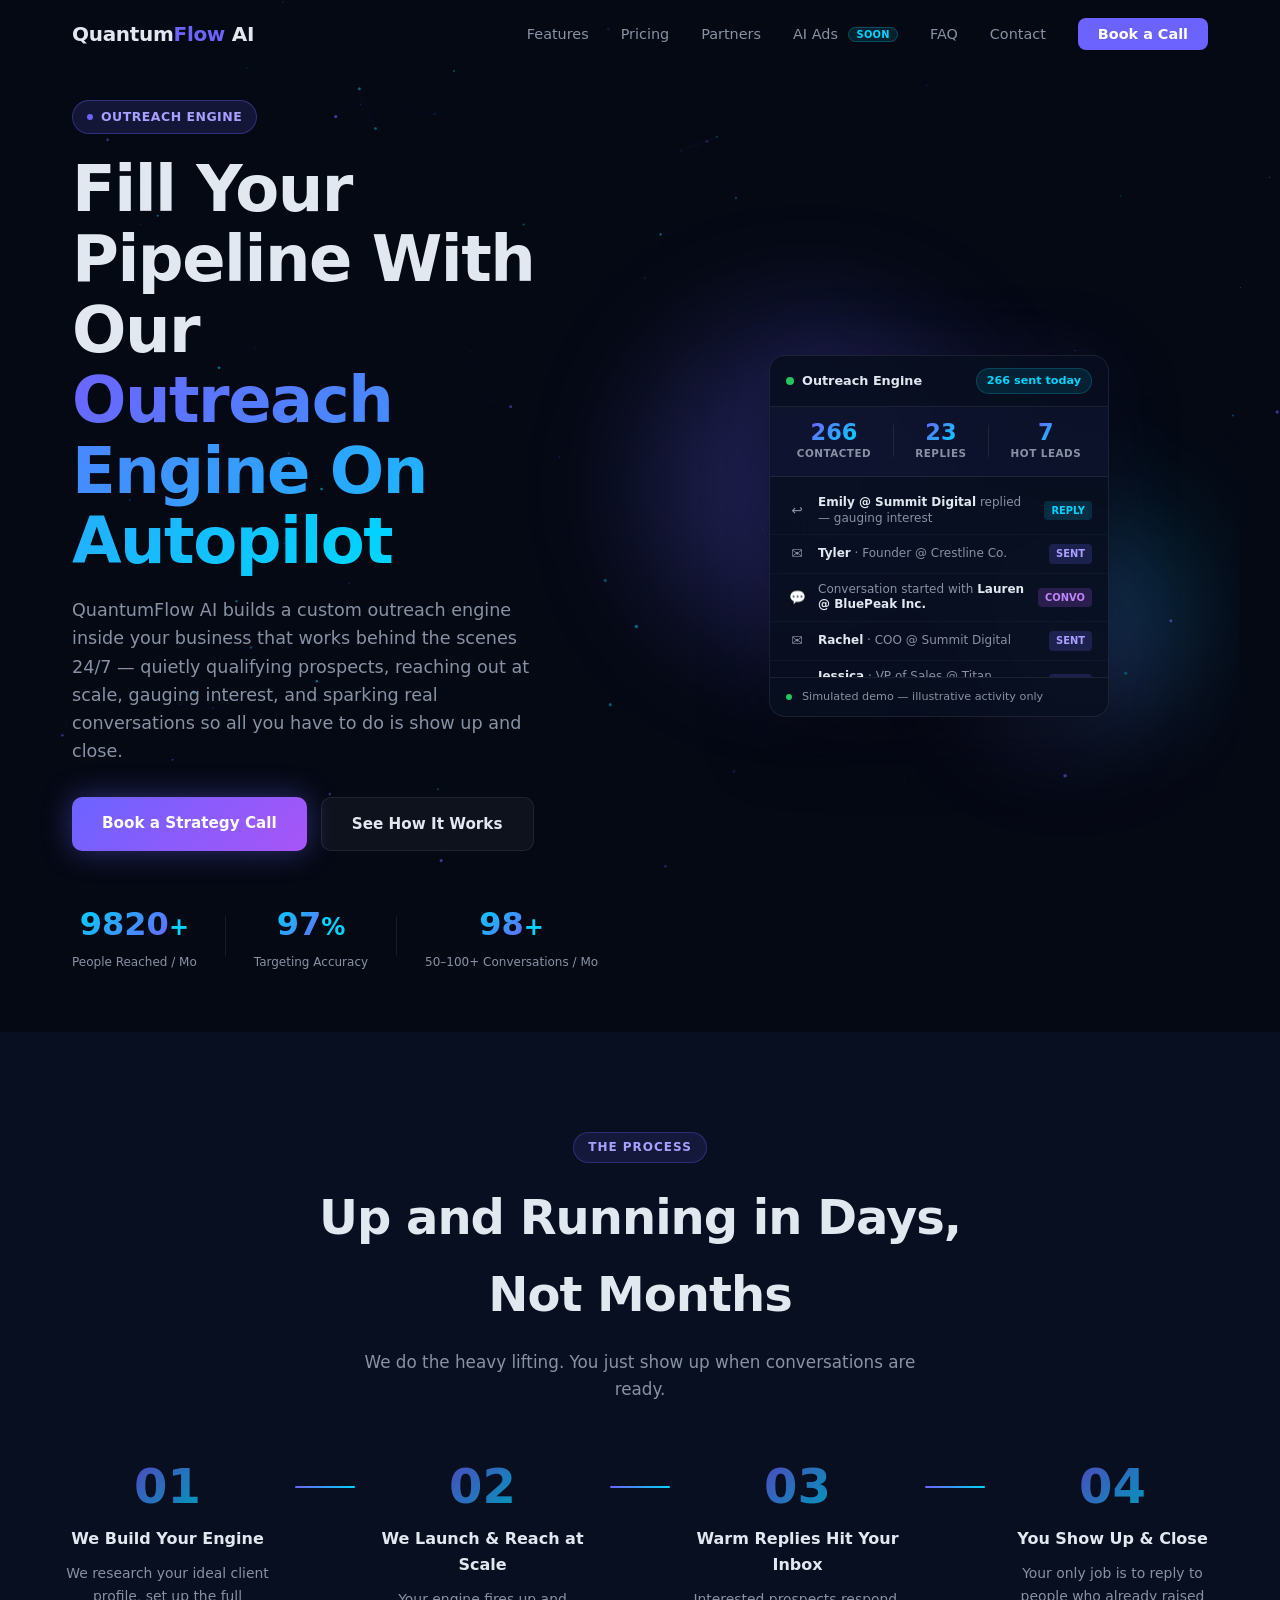
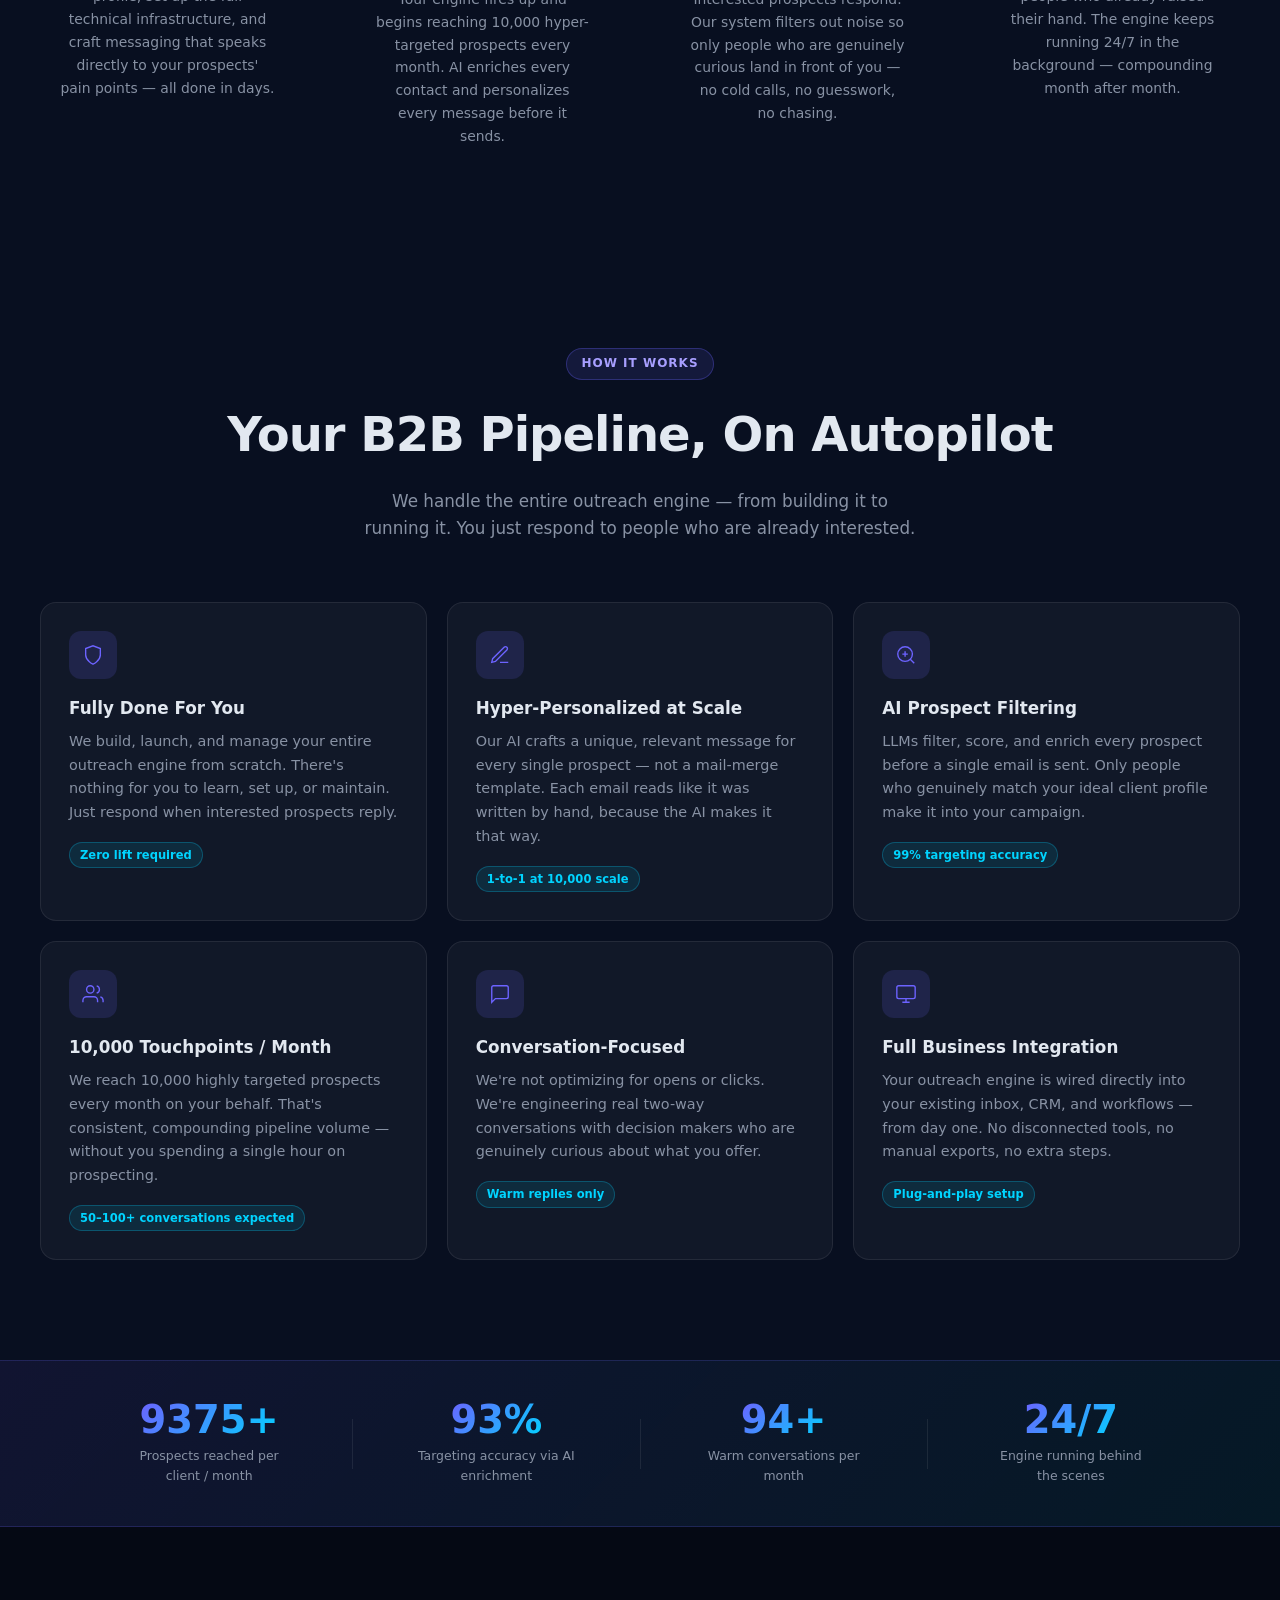
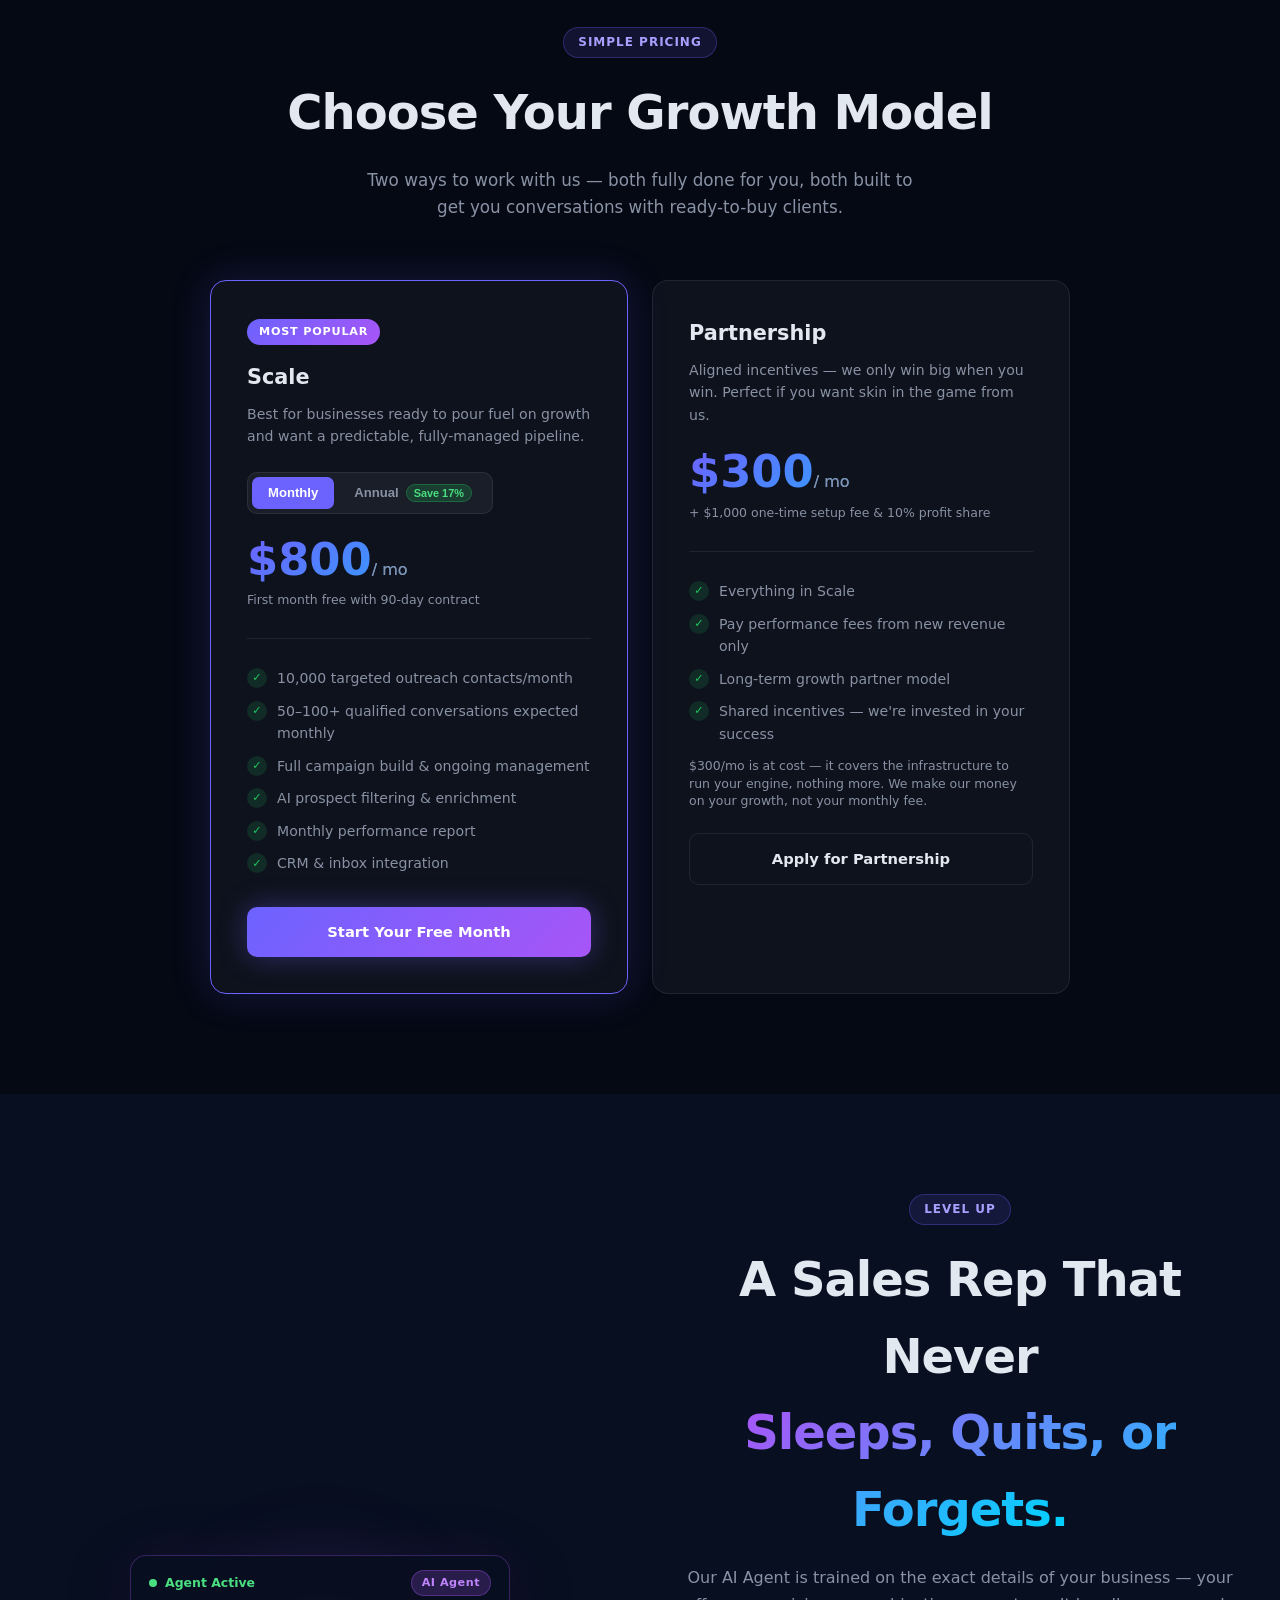
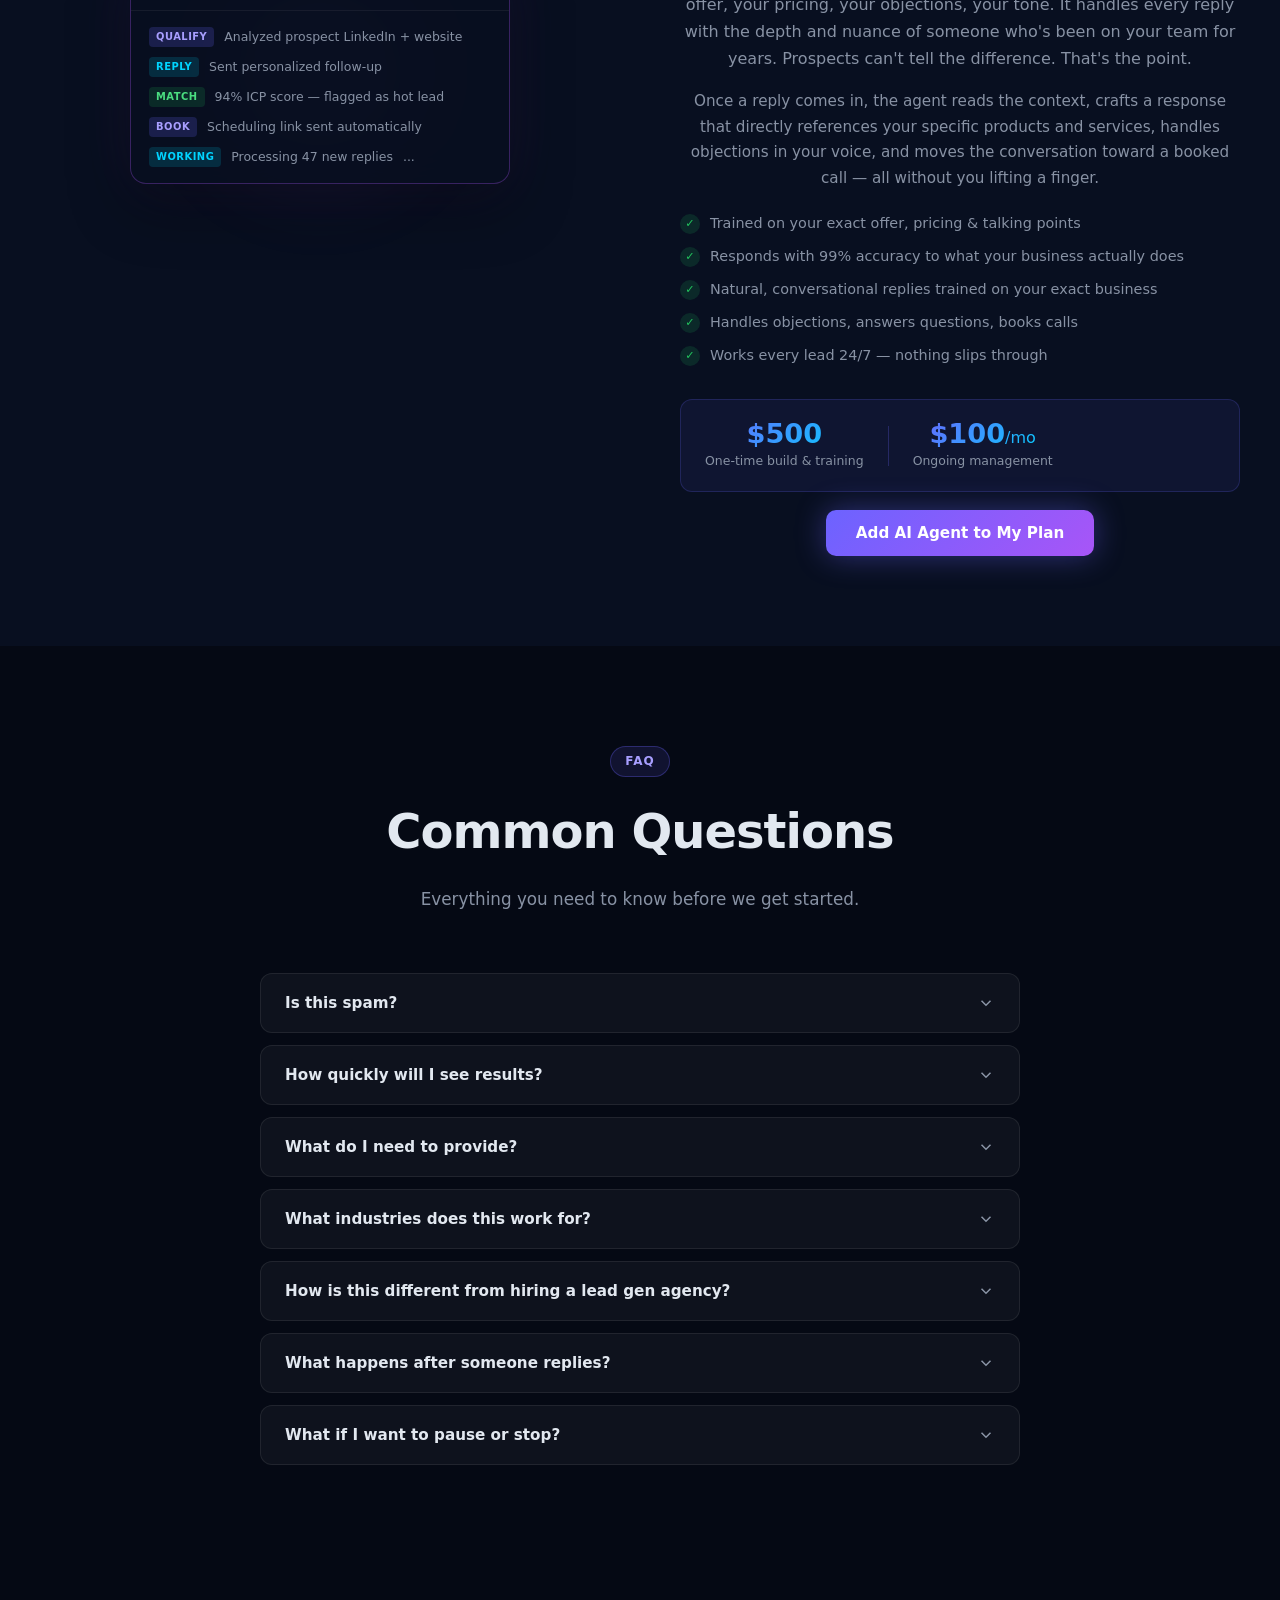
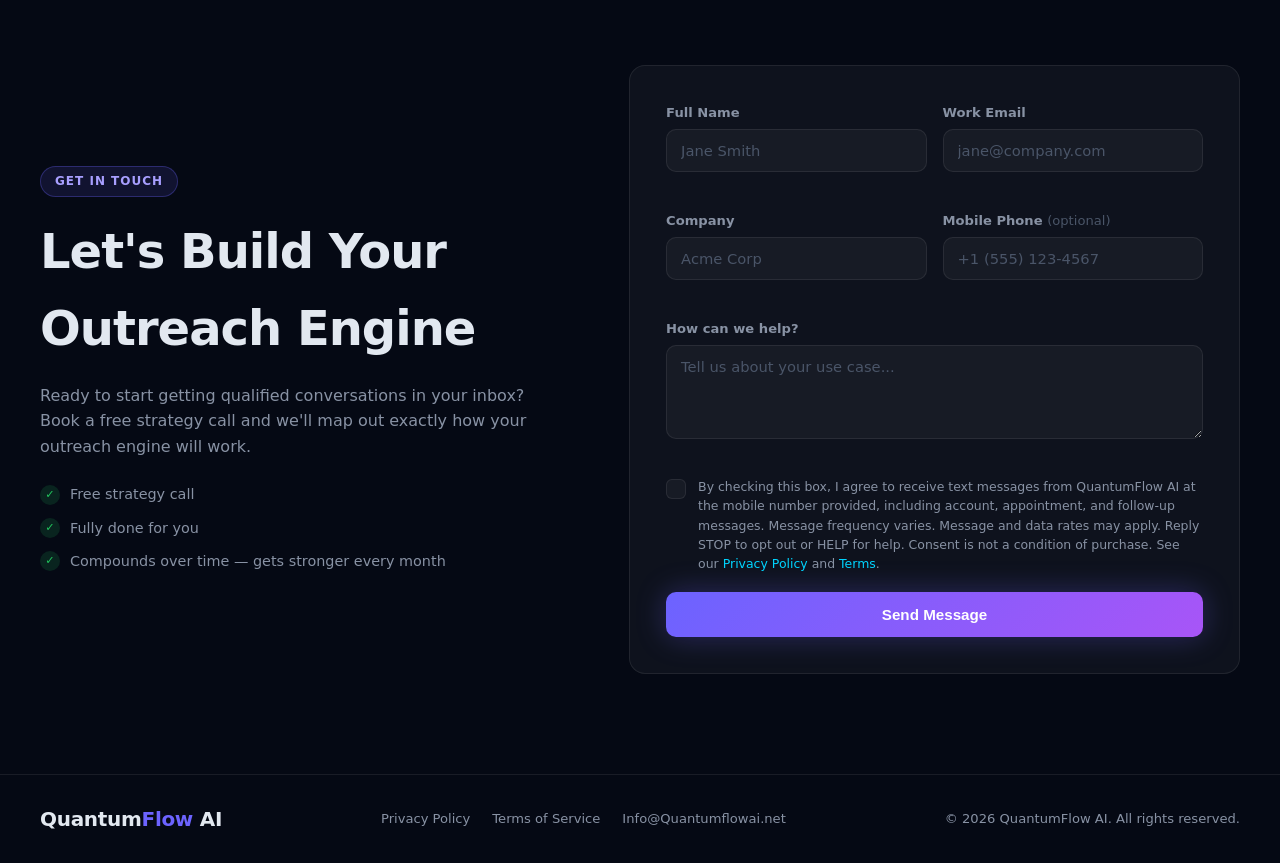
<file: index.html>
<!DOCTYPE html>
<html lang="en">
<head>
  <meta charset="UTF-8" />
  <meta name="viewport" content="width=device-width, initial-scale=1.0" />

  <!-- Primary SEO -->
  <title>QuantumFlow AI — Cold Email Outreach Engine</title>
  <meta name="description" content="Done-for-you cold email outreach for B2B businesses. We reach 10,000 targeted prospects/month and deliver 50–100+ qualified conversations — fully done for you." />
  <meta name="robots" content="index, follow" />
  <link rel="canonical" href="https://quantumflowai.net/" />

  <!-- Open Graph (LinkedIn, Facebook) -->
  <meta property="og:type" content="website" />
  <meta property="og:url" content="https://quantumflowai.net/" />
  <meta property="og:title" content="QuantumFlow AI — Cold Email Outreach Engine" />
  <meta property="og:description" content="We build a custom outreach engine inside your business that works 24/7 — qualifying prospects, reaching out at scale, and sparking real conversations. All you do is close." />
  <meta property="og:image" content="https://quantumflowai.net/og-image.png" />
  <meta property="og:image:width" content="740" />
  <meta property="og:image:height" content="740" />
  <meta property="og:site_name" content="QuantumFlow AI" />
  <meta property="og:locale" content="en_US" />

  <!-- Twitter Card -->
  <meta name="twitter:card" content="summary_large_image" />
  <meta name="twitter:title" content="QuantumFlow AI — Cold Email Outreach Engine" />
  <meta name="twitter:description" content="We build a custom outreach engine inside your business that works 24/7 — qualifying prospects, reaching out at scale, and sparking real conversations. All you do is close." />
  <meta name="twitter:image" content="https://quantumflowai.net/og-image.png" />

  <!-- Geo targeting -->
  <meta name="geo.region" content="US, CA, GB, AU" />

  <!-- Branding -->
  <link rel="icon" type="image/png" href="/og-image.png" />
  <meta name="theme-color" content="#6c63ff" />

  <link rel="stylesheet" href="styles.css" />
</head>
<body>

  <!-- NAV -->
  <nav class="nav" id="nav">
    <div class="nav-inner">
      <a href="#" class="logo">Quantum<span>Flow</span> AI</a>
      <ul class="nav-links" id="navLinks">
        <li><a href="#features" class="nav-close">Features</a></li>
        <li><a href="#pricing" class="nav-close">Pricing</a></li>
        <li><a href="partners.html" class="nav-close">Partners</a></li>
        <li><a href="ai-ads.html" class="nav-close">AI Ads <span class="nav-soon">Soon</span></a></li>
        <li><a href="#faq-section" class="nav-close">FAQ</a></li>
        <li><a href="#contact" class="nav-close">Contact</a></li>
        <li><a href="#contact" class="btn-nav nav-close">Book a Call</a></li>
      </ul>
      <button class="hamburger" id="hamburger" aria-label="Toggle menu">
        <span></span><span></span><span></span>
      </button>
    </div>
  </nav>

  <!-- HERO -->
  <section class="hero" id="hero">
    <canvas id="particles"></canvas>
    <div class="hero-content">
      <div class="badge reveal">Outreach Engine</div>
      <h1 class="reveal">Fill Your Pipeline With Our<br/><span>Outreach Engine On Autopilot</span></h1>
      <p class="reveal">QuantumFlow AI builds a custom outreach engine inside your business that works behind the scenes 24/7 — quietly qualifying prospects, reaching out at scale, gauging interest, and sparking real conversations so all you have to do is show up and close.</p>
      <div class="hero-btns reveal">
        <a href="#contact" class="btn-primary">Book a Strategy Call</a>
        <a href="#features" class="btn-ghost">See How It Works</a>
      </div>
      <div class="hero-stats reveal">
        <div class="stat"><span class="counter" data-target="10000">0</span><span>+</span><p>People Reached / Mo</p></div>
        <div class="stat-divider"></div>
        <div class="stat"><span class="counter" data-target="99">0</span><span>%</span><p>Targeting Accuracy</p></div>
        <div class="stat-divider"></div>
        <div class="stat"><span class="counter" data-target="100">0</span><span>+</span><p>50–100+ Conversations / Mo</p></div>
      </div>
    </div>
    <div class="hero-visual">
      <div class="orb orb-1"></div>
      <div class="orb orb-2"></div>
      <div class="orb orb-3"></div>
      <div class="ai-card" id="liveCard">
        <div class="ai-card-header">
          <div class="live-header-left">
            <span class="live-dot"></span>
            <span class="ai-card-title">Outreach Engine</span>
          </div>
          <div class="live-counter-pill">
            <span id="liveTotal">0</span> sent today
          </div>
        </div>
        <div class="live-summary">
          <div class="live-stat">
            <span class="live-stat-num" id="liveSent">0</span>
            <span class="live-stat-label">Contacted</span>
          </div>
          <div class="live-stat-div"></div>
          <div class="live-stat">
            <span class="live-stat-num" id="liveReplies">0</span>
            <span class="live-stat-label">Replies</span>
          </div>
          <div class="live-stat-div"></div>
          <div class="live-stat">
            <span class="live-stat-num" id="liveHot">0</span>
            <span class="live-stat-label">Hot Leads</span>
          </div>
        </div>
        <div class="live-feed" id="liveFeed"></div>
        <div class="live-footer">
          <span class="live-dot-sm"></span> Simulated demo — illustrative activity only
        </div>
      </div>
    </div>
  </section>

  <!-- HOW IT WORKS -->
  <section class="how-it-works">
    <div class="section-inner">
      <div class="section-label reveal">The Process</div>
      <h2 class="reveal">Up and Running in Days,<br/>Not Months</h2>
      <p class="section-sub reveal">We do the heavy lifting. You just show up when conversations are ready.</p>
      <div class="steps-grid">
        <div class="step reveal">
          <div class="step-number">01</div>
          <div class="step-content">
            <h3>We Build Your Engine</h3>
            <p>We research your ideal client profile, set up the full technical infrastructure, and craft messaging that speaks directly to your prospects' pain points — all done in days.</p>
          </div>
        </div>
        <div class="step-connector reveal"></div>
        <div class="step reveal">
          <div class="step-number">02</div>
          <div class="step-content">
            <h3>We Launch &amp; Reach at Scale</h3>
            <p>Your engine fires up and begins reaching 10,000 hyper-targeted prospects every month. AI enriches every contact and personalizes every message before it sends.</p>
          </div>
        </div>
        <div class="step-connector reveal"></div>
        <div class="step reveal">
          <div class="step-number">03</div>
          <div class="step-content">
            <h3>Warm Replies Hit Your Inbox</h3>
            <p>Interested prospects respond. Our system filters out noise so only people who are genuinely curious land in front of you — no cold calls, no guesswork, no chasing.</p>
          </div>
        </div>
        <div class="step-connector reveal"></div>
        <div class="step reveal">
          <div class="step-number">04</div>
          <div class="step-content">
            <h3>You Show Up &amp; Close</h3>
            <p>Your only job is to reply to people who already raised their hand. The engine keeps running 24/7 in the background — compounding month after month.</p>
          </div>
        </div>
      </div>
    </div>
  </section>

  <!-- FEATURES -->
  <section class="features" id="features">
    <div class="section-inner">
      <div class="section-label reveal">How It Works</div>
      <h2 class="reveal">Your B2B Pipeline, On Autopilot</h2>
      <p class="section-sub reveal">We handle the entire outreach engine — from building it to running it. You just respond to people who are already interested.</p>
      <div class="features-grid">

        <div class="feature-card reveal">
          <div class="feature-icon">
            <svg aria-hidden="true" viewBox="0 0 24 24" fill="none" stroke="currentColor" stroke-width="1.5"><path d="M12 22s8-4 8-10V5l-8-3-8 3v7c0 6 8 10 8 10z"/></svg>
          </div>
          <h3>Fully Done For You</h3>
          <p>We build, launch, and manage your entire outreach engine from scratch. There's nothing for you to learn, set up, or maintain. Just respond when interested prospects reply.</p>
          <div class="feature-tag">Zero lift required</div>
        </div>

        <div class="feature-card reveal">
          <div class="feature-icon">
            <svg aria-hidden="true" viewBox="0 0 24 24" fill="none" stroke="currentColor" stroke-width="1.5"><path d="M12 20h9M16.5 3.5a2.121 2.121 0 013 3L7 19l-4 1 1-4L16.5 3.5z"/></svg>
          </div>
          <h3>Hyper-Personalized at Scale</h3>
          <p>Our AI crafts a unique, relevant message for every single prospect — not a mail-merge template. Each email reads like it was written by hand, because the AI makes it that way.</p>
          <div class="feature-tag">1-to-1 at 10,000 scale</div>
        </div>

        <div class="feature-card reveal">
          <div class="feature-icon">
            <svg aria-hidden="true" viewBox="0 0 24 24" fill="none" stroke="currentColor" stroke-width="1.5"><circle cx="11" cy="11" r="8"/><path d="M21 21l-4.35-4.35M11 8v6M8 11h6"/></svg>
          </div>
          <h3>AI Prospect Filtering</h3>
          <p>LLMs filter, score, and enrich every prospect before a single email is sent. Only people who genuinely match your ideal client profile make it into your campaign.</p>
          <div class="feature-tag">99% targeting accuracy</div>
        </div>

        <div class="feature-card reveal">
          <div class="feature-icon">
            <svg aria-hidden="true" viewBox="0 0 24 24" fill="none" stroke="currentColor" stroke-width="1.5"><path d="M17 21v-2a4 4 0 00-4-4H5a4 4 0 00-4 4v2"/><circle cx="9" cy="7" r="4"/><path d="M23 21v-2a4 4 0 00-3-3.87M16 3.13a4 4 0 010 7.75"/></svg>
          </div>
          <h3>10,000 Touchpoints / Month</h3>
          <p>We reach 10,000 highly targeted prospects every month on your behalf. That's consistent, compounding pipeline volume — without you spending a single hour on prospecting.</p>
          <div class="feature-tag">50–100+ conversations expected</div>
        </div>

        <div class="feature-card reveal">
          <div class="feature-icon">
            <svg aria-hidden="true" viewBox="0 0 24 24" fill="none" stroke="currentColor" stroke-width="1.5"><path d="M21 15a2 2 0 01-2 2H7l-4 4V5a2 2 0 012-2h14a2 2 0 012 2z"/></svg>
          </div>
          <h3>Conversation-Focused</h3>
          <p>We're not optimizing for opens or clicks. We're engineering real two-way conversations with decision makers who are genuinely curious about what you offer.</p>
          <div class="feature-tag">Warm replies only</div>
        </div>

        <div class="feature-card reveal">
          <div class="feature-icon">
            <svg aria-hidden="true" viewBox="0 0 24 24" fill="none" stroke="currentColor" stroke-width="1.5"><rect x="2" y="3" width="20" height="14" rx="2"/><path d="M8 21h8M12 17v4"/></svg>
          </div>
          <h3>Full Business Integration</h3>
          <p>Your outreach engine is wired directly into your existing inbox, CRM, and workflows — from day one. No disconnected tools, no manual exports, no extra steps.</p>
          <div class="feature-tag">Plug-and-play setup</div>
        </div>

      </div>
    </div>
  </section>

  <!-- STATS BAR -->
  <div class="stats-bar">
    <div class="stats-bar-inner">
      <div class="stats-bar-item reveal">
        <span class="stats-bar-num"><span class="counter" data-target="10000">0</span>+</span>
        <span class="stats-bar-label">Prospects reached per client / month</span>
      </div>
      <div class="stats-bar-divider"></div>
      <div class="stats-bar-item reveal">
        <span class="stats-bar-num"><span class="counter" data-target="99">0</span>%</span>
        <span class="stats-bar-label">Targeting accuracy via AI enrichment</span>
      </div>
      <div class="stats-bar-divider"></div>
      <div class="stats-bar-item reveal">
        <span class="stats-bar-num"><span class="counter" data-target="100">0</span>+</span>
        <span class="stats-bar-label">Warm conversations per month</span>
      </div>
      <div class="stats-bar-divider"></div>
      <div class="stats-bar-item reveal">
        <span class="stats-bar-num">24/7</span>
        <span class="stats-bar-label">Engine running behind the scenes</span>
      </div>
    </div>
  </div>

  <!-- PRICING -->
  <section class="pricing" id="pricing">
    <div class="section-inner">
      <div class="section-label reveal">Simple Pricing</div>
      <h2 class="reveal">Choose Your Growth Model</h2>
      <p class="section-sub reveal">Two ways to work with us — both fully done for you, both built to get you conversations with ready-to-buy clients.</p>
      <div class="pricing-grid">

        <div class="pricing-card featured reveal">
          <div class="pricing-badge">Most Popular</div>
          <h3 class="pricing-plan">Scale</h3>
          <p class="pricing-desc">Best for businesses ready to pour fuel on growth and want a predictable, fully-managed pipeline.</p>

          <!-- Billing Toggle -->
          <div class="billing-toggle">
            <button class="toggle-btn active" id="toggleMonthly" onclick="setBilling('monthly')">Monthly</button>
            <button class="toggle-btn" id="toggleYearly" onclick="setBilling('yearly')">
              Annual
              <span class="toggle-save-pill">Save 17%</span>
            </button>
          </div>

          <div class="pricing-price-block">
            <div class="pricing-price" id="scalePrice">$800<span class="pricing-period">/ mo</span></div>
            <div class="pricing-sublabel" id="scaleSublabel">First month free with 90-day contract</div>
          </div>
          <ul class="pricing-list">
            <li><span class="check">✓</span> 10,000 targeted outreach contacts/month</li>
            <li><span class="check">✓</span> 50–100+ qualified conversations expected monthly</li>
            <li><span class="check">✓</span> Full campaign build &amp; ongoing management</li>
            <li><span class="check">✓</span> AI prospect filtering &amp; enrichment</li>
            <li><span class="check">✓</span> Monthly performance report</li>
            <li><span class="check">✓</span> CRM &amp; inbox integration</li>
          </ul>
          <a href="#contact" class="pricing-cta pricing-cta-primary">Start Your Free Month</a>
        </div>

        <div class="pricing-card reveal">
          <h3 class="pricing-plan">Partnership</h3>
          <p class="pricing-desc">Aligned incentives — we only win big when you win. Perfect if you want skin in the game from us.</p>
          <div class="pricing-price-block">
            <div class="pricing-price">$300<span class="pricing-period">/ mo</span></div>
            <div class="pricing-sublabel">+ $1,000 one-time setup fee &amp; 10% profit share</div>
          </div>
          <ul class="pricing-list">
            <li><span class="check">✓</span> Everything in Scale</li>
            <li><span class="check">✓</span> Pay performance fees from new revenue only</li>
            <li><span class="check">✓</span> Long-term growth partner model</li>
            <li><span class="check">✓</span> Shared incentives — we're invested in your success</li>
          </ul>
          <p class="pricing-note">$300/mo is at cost — it covers the infrastructure to run your engine, nothing more. We make our money on your growth, not your monthly fee.</p>
          <a href="#contact" class="pricing-cta pricing-cta-ghost">Apply for Partnership</a>
        </div>

      </div>
    </div>
  </section>

  <!-- AI AGENT -->
  <section class="ai-agent-section">
    <div class="section-inner">
      <div class="agent-inner">
        <div class="agent-visual reveal">
          <div class="agent-orb"></div>
          <div class="agent-card">
            <div class="agent-card-header">
              <div class="agent-status">
                <span class="agent-dot"></span>
                Agent Active
              </div>
              <span class="agent-label-pill">AI Agent</span>
            </div>
            <div class="agent-log">
              <div class="agent-log-line reveal-fast"><span class="log-tag action">QUALIFY</span> Analyzed prospect LinkedIn + website</div>
              <div class="agent-log-line reveal-fast"><span class="log-tag send">REPLY</span> Sent personalized follow-up</div>
              <div class="agent-log-line reveal-fast"><span class="log-tag match">MATCH</span> 94% ICP score — flagged as hot lead</div>
              <div class="agent-log-line reveal-fast"><span class="log-tag action">BOOK</span> Scheduling link sent automatically</div>
              <div class="agent-log-line reveal-fast typing"><span class="log-tag send">WORKING</span> Processing 47 new replies<span class="ellipsis">...</span></div>
            </div>
          </div>
        </div>
        <div class="agent-text">
          <div class="section-label reveal">Level Up</div>
          <h2 class="reveal">A Sales Rep That Never<br/><span>Sleeps, Quits, or Forgets.</span></h2>
          <p class="reveal">Our AI Agent is trained on the exact details of your business — your offer, your pricing, your objections, your tone. It handles every reply with the depth and nuance of someone who's been on your team for years. Prospects can't tell the difference. That's the point.</p>
          <p class="reveal" style="color:var(--text-muted);font-size:0.95rem;margin-top:-8px;margin-bottom:20px;">Once a reply comes in, the agent reads the context, crafts a response that directly references your specific products and services, handles objections in your voice, and moves the conversation toward a booked call — all without you lifting a finger.</p>
          <ul class="agent-list reveal">
            <li><span class="check">✓</span> Trained on your exact offer, pricing &amp; talking points</li>
            <li><span class="check">✓</span> Responds with 99% accuracy to what your business actually does</li>
            <li><span class="check">✓</span> Natural, conversational replies trained on your exact business</li>
            <li><span class="check">✓</span> Handles objections, answers questions, books calls</li>
            <li><span class="check">✓</span> Works every lead 24/7 — nothing slips through</li>
          </ul>
          <div class="agent-pricing reveal">
            <div class="agent-price-item">
              <span class="agent-price-num">$500</span>
              <span class="agent-price-label">One-time build &amp; training</span>
            </div>
            <div class="agent-price-divider"></div>
            <div class="agent-price-item">
              <span class="agent-price-num">$100<span style="font-size:1rem;font-weight:500;color:var(--text-muted)">/mo</span></span>
              <span class="agent-price-label">Ongoing management</span>
            </div>
          </div>
          <a href="#contact" class="btn-primary reveal">Add AI Agent to My Plan</a>
        </div>
      </div>
    </div>
  </section>

  <!-- FAQ -->
  <section class="faq-section" id="faq-section">
    <div class="section-inner">
      <div class="section-label reveal">FAQ</div>
      <h2 class="reveal">Common Questions</h2>
      <p class="section-sub reveal">Everything you need to know before we get started.</p>
      <div class="faq-grid">

        <div class="faq-item reveal">
          <button class="faq-q" aria-expanded="false">
            <span>Is this spam?</span>
            <svg aria-hidden="true" class="faq-icon" viewBox="0 0 24 24" fill="none" stroke="currentColor" stroke-width="2"><polyline points="6 9 12 15 18 9"/></svg>
          </button>
          <div class="faq-a">
            <p>No. Every email is sent one-to-one, personally addressed, and written specifically for that prospect based on real data about their business. There are no mass blasts, no purchased lists, and no generic templates. It looks and reads like a human wrote it — because our AI is trained to write that way.</p>
          </div>
        </div>

        <div class="faq-item reveal">
          <button class="faq-q" aria-expanded="false">
            <span>How quickly will I see results?</span>
            <svg aria-hidden="true" class="faq-icon" viewBox="0 0 24 24" fill="none" stroke="currentColor" stroke-width="2"><polyline points="6 9 12 15 18 9"/></svg>
          </button>
          <div class="faq-a">
            <p>Most clients see their first conversations within the first 2–3 weeks. The system takes a few days to build and launch, then results ramp up as the engine warms up. Month 2 and 3 are typically stronger than month 1 as prior touchpoints continue to convert.</p>
          </div>
        </div>

        <div class="faq-item reveal">
          <button class="faq-q" aria-expanded="false">
            <span>What do I need to provide?</span>
            <svg aria-hidden="true" class="faq-icon" viewBox="0 0 24 24" fill="none" stroke="currentColor" stroke-width="2"><polyline points="6 9 12 15 18 9"/></svg>
          </button>
          <div class="faq-a">
            <p>Just a clear picture of who your ideal client is and what problem you solve. We handle everything else — research, copywriting, technical setup, sending infrastructure, and ongoing management. A 30-minute onboarding call is all it takes to get us aligned.</p>
          </div>
        </div>

        <div class="faq-item reveal">
          <button class="faq-q" aria-expanded="false">
            <span>What industries does this work for?</span>
            <svg aria-hidden="true" class="faq-icon" viewBox="0 0 24 24" fill="none" stroke="currentColor" stroke-width="2"><polyline points="6 9 12 15 18 9"/></svg>
          </button>
          <div class="faq-a">
            <p>Any B2B service or offer where the sale is a conversation — agencies, consultants, SaaS, coaches, financial services, recruiters, real estate professionals, and more. If your ideal client has a LinkedIn profile or a business email, we can reach them.</p>
          </div>
        </div>

        <div class="faq-item reveal">
          <button class="faq-q" aria-expanded="false">
            <span>How is this different from hiring a lead gen agency?</span>
            <svg aria-hidden="true" class="faq-icon" viewBox="0 0 24 24" fill="none" stroke="currentColor" stroke-width="2"><polyline points="6 9 12 15 18 9"/></svg>
          </button>
          <div class="faq-a">
            <p>Traditional agencies hand you a list of contacts and walk away. We build a live, running engine inside your business — one that gets smarter over time, integrates with your existing tools, and delivers warm conversations, not raw data. You're not renting our service. You're gaining a system.</p>
          </div>
        </div>

        <div class="faq-item reveal">
          <button class="faq-q" aria-expanded="false">
            <span>What happens after someone replies?</span>
            <svg aria-hidden="true" class="faq-icon" viewBox="0 0 24 24" fill="none" stroke="currentColor" stroke-width="2"><polyline points="6 9 12 15 18 9"/></svg>
          </button>
          <div class="faq-a">
            <p>Replies route directly to your inbox so you can take the conversation from there. If you add our AI Agent, it handles the entire follow-up process autonomously — qualifying, nurturing, and booking — so you only step in when someone is ready to buy.</p>
          </div>
        </div>

        <div class="faq-item reveal">
          <button class="faq-q" aria-expanded="false">
            <span>What if I want to pause or stop?</span>
            <svg aria-hidden="true" class="faq-icon" viewBox="0 0 24 24" fill="none" stroke="currentColor" stroke-width="2"><polyline points="6 9 12 15 18 9"/></svg>
          </button>
          <div class="faq-a">
            <p>There's no cancellation — because you own the system. When we build your outreach engine, it's yours. You can pause it, restart it, or resume it whenever you like. If you decide to pause, you'll be charged through the end of your current billing cycle and the engine will go dormant at that point. Whenever you're ready to turn it back on, we're ready. Think of it less like a subscription and more like a piece of infrastructure you own.</p>
          </div>
        </div>

      </div>
    </div>
  </section>

  <!-- CONTACT -->
  <section class="contact" id="contact">
    <div class="section-inner contact-inner">
      <div class="contact-text">
        <div class="section-label reveal">Get In Touch</div>
        <h2 class="reveal">Let's Build Your<br/>Outreach Engine</h2>
        <p class="reveal">Ready to start getting qualified conversations in your inbox? Book a free strategy call and we'll map out exactly how your outreach engine will work.</p>
        <ul class="contact-perks reveal">
          <li><span class="check">✓</span> Free strategy call</li>
          <li><span class="check">✓</span> Fully done for you</li>
          <li><span class="check">✓</span> Compounds over time — gets stronger every month</li>
        </ul>
      </div>
      <form class="contact-form reveal" id="contactForm" novalidate>
        <div class="form-row">
          <div class="form-group">
            <label for="name">Full Name</label>
            <input type="text" id="name" name="name" placeholder="Jane Smith" required />
            <span class="error-msg" id="nameError"></span>
          </div>
          <div class="form-group">
            <label for="email">Work Email</label>
            <input type="email" id="email" name="email" placeholder="jane@company.com" required />
            <span class="error-msg" id="emailError"></span>
          </div>
        </div>
        <div class="form-row">
          <div class="form-group">
            <label for="company">Company</label>
            <input type="text" id="company" name="company" placeholder="Acme Corp" required />
            <span class="error-msg" id="companyError"></span>
          </div>
          <div class="form-group">
            <label for="phone">Mobile Phone <span class="label-optional">(optional)</span></label>
            <input type="tel" id="phone" name="phone" placeholder="+1 (555) 123-4567" autocomplete="tel" inputmode="tel" />
            <span class="error-msg" id="phoneError"></span>
          </div>
        </div>
        <div class="form-group">
          <label for="message">How can we help?</label>
          <textarea id="message" name="message" rows="4" placeholder="Tell us about your use case..." required></textarea>
          <span class="error-msg" id="messageError"></span>
        </div>
        <div class="form-consent">
          <label class="consent-check">
            <input type="checkbox" id="smsConsent" name="smsConsent" />
            <span class="consent-box" aria-hidden="true"></span>
            <span class="consent-text">By checking this box, I agree to receive text messages from QuantumFlow AI at the mobile number provided, including account, appointment, and follow-up messages. Message frequency varies. Message and data rates may apply. Reply STOP to opt out or HELP for help. Consent is not a condition of purchase. See our <a href="privacy.html" target="_blank" rel="noopener">Privacy Policy</a> and <a href="terms.html" target="_blank" rel="noopener">Terms</a>.</span>
          </label>
        </div>
        <button type="submit" class="btn-submit" id="submitBtn">
          <span class="btn-text">Send Message</span>
          <span class="btn-spinner" hidden>
            <svg aria-hidden="true" class="spin" viewBox="0 0 24 24" fill="none" stroke="currentColor" stroke-width="2"><circle cx="12" cy="12" r="10" stroke-dasharray="60" stroke-dashoffset="20"/></svg>
          </span>
        </button>
        <div class="form-success" id="formSuccess" hidden>
          <span>🎉</span> Thanks! We'll be in touch within 24 hours.
        </div>
      </form>
    </div>
  </section>

  <!-- FOOTER -->
  <footer class="footer">
    <div class="footer-inner">
      <a href="#" class="logo">Quantum<span>Flow</span> AI</a>
      <nav class="footer-links" aria-label="Legal">
        <a href="privacy.html" class="footer-email">Privacy Policy</a>
        <a href="terms.html" class="footer-email">Terms of Service</a>
        <a href="mailto:Info@Quantumflowai.net" class="footer-email">Info@Quantumflowai.net</a>
      </nav>
      <p>© 2026 QuantumFlow AI. All rights reserved.</p>
    </div>
  </footer>

  <script src="script.js"></script>

  <!-- Structured Data -->
  <script type="application/ld+json">
  {
    "@context": "https://schema.org",
    "@type": "Service",
    "name": "Done-For-You Cold Email Outreach Engine",
    "alternateName": ["Cold Email Outreach Service", "B2B Lead Generation", "AI Outreach Automation"],
    "provider": {
      "@type": "Organization",
      "name": "QuantumFlow AI",
      "url": "https://quantumflowai.net",
      "email": "Info@quantumflowai.net",
      "logo": "https://quantumflowai.net/og-image.png"
    },
    "description": "QuantumFlow AI builds and operates done-for-you cold email outreach engines inside B2B businesses. The system reaches 10,000 targeted prospects per month using AI-powered personalization and enrichment with 99% targeting accuracy, delivering 50–100+ qualified conversations monthly. Fully managed — clients only respond to interested prospects.",
    "areaServed": [
      { "@type": "Country", "name": "United States" },
      { "@type": "Country", "name": "Canada" },
      { "@type": "Country", "name": "United Kingdom" },
      { "@type": "Country", "name": "Australia" }
    ],
    "hasOfferCatalog": {
      "@type": "OfferCatalog",
      "name": "QuantumFlow AI Pricing Plans",
      "itemListElement": [
        {
          "@type": "Offer",
          "name": "Scale Plan",
          "price": "800",
          "priceCurrency": "USD",
          "billingIncrement": "P1M",
          "description": "10,000 targeted outreach contacts per month, 50–100+ qualified conversations expected monthly, full campaign build and ongoing management, AI prospect filtering and enrichment, CRM and inbox integration. First month free with 90-day contract."
        },
        {
          "@type": "Offer",
          "name": "Partnership Plan",
          "price": "300",
          "priceCurrency": "USD",
          "billingIncrement": "P1M",
          "description": "Everything in Scale Plan plus 10% profit share. $1,000 one-time setup fee. The $300/mo covers infrastructure costs at cost — no markup."
        },
        {
          "@type": "Offer",
          "name": "AI Agent Add-On",
          "price": "100",
          "priceCurrency": "USD",
          "billingIncrement": "P1M",
          "description": "AI agent trained on the client's exact business, offer, and objections. Autonomously reads and responds to inbound leads, books calls, and handles follow-ups. $500 one-time build fee."
        }
      ]
    }
  }
  </script>
  <script type="application/ld+json">
  {
    "@context": "https://schema.org",
    "@type": "Organization",
    "name": "QuantumFlow AI",
    "url": "https://quantumflowai.net",
    "logo": "https://quantumflowai.net/og-image.png",
    "email": "Info@quantumflowai.net",
    "description": "QuantumFlow AI builds done-for-you hyper-personalized cold email outreach engines that deliver 50–100+ qualified conversations per month to businesses in the US, Canada, UK, and Australia.",
    "areaServed": ["US", "CA", "GB", "AU"],
    "serviceType": "Cold Email Outreach & AI Lead Generation"
  }
  </script>
  <script type="application/ld+json">
  {
    "@context": "https://schema.org",
    "@type": "FAQPage",
    "mainEntity": [
      {
        "@type": "Question",
        "name": "Is this spam?",
        "acceptedAnswer": { "@type": "Answer", "text": "No. Every email is sent one-to-one, personally addressed, and written specifically for that prospect based on real data about their business. There are no mass blasts, no purchased lists, and no generic templates." }
      },
      {
        "@type": "Question",
        "name": "How quickly will I see results?",
        "acceptedAnswer": { "@type": "Answer", "text": "Most clients see their first conversations within the first 2–3 weeks. Month 2 and 3 are typically stronger than month 1 as prior touchpoints continue to convert." }
      },
      {
        "@type": "Question",
        "name": "What do I need to provide?",
        "acceptedAnswer": { "@type": "Answer", "text": "Just a clear picture of who your ideal client is and what problem you solve. We handle everything else — research, copywriting, technical setup, sending infrastructure, and ongoing management. A 30-minute onboarding call is all it takes." }
      },
      {
        "@type": "Question",
        "name": "What industries does this work for?",
        "acceptedAnswer": { "@type": "Answer", "text": "Any B2B service or offer where the sale is a conversation — agencies, consultants, SaaS, coaches, financial services, recruiters, real estate professionals, and more. If your ideal client has a LinkedIn profile or a business email, we can reach them." }
      },
      {
        "@type": "Question",
        "name": "How is this different from hiring a lead gen agency?",
        "acceptedAnswer": { "@type": "Answer", "text": "Traditional agencies hand you a list of contacts and walk away. We build a live, running engine inside your business — one that gets smarter over time and delivers warm conversations, not raw data. You're not renting our service. You're gaining a system." }
      },
      {
        "@type": "Question",
        "name": "What happens after someone replies?",
        "acceptedAnswer": { "@type": "Answer", "text": "Replies route directly to your inbox. If you add our AI Agent, it handles the entire follow-up process autonomously — qualifying, nurturing, and booking — so you only step in when someone is ready to buy." }
      },
      {
        "@type": "Question",
        "name": "What if I want to pause or stop?",
        "acceptedAnswer": { "@type": "Answer", "text": "There's no cancellation — because you own the system. You can pause it, restart it, or resume it whenever you like. You'll be charged through the end of your current billing cycle and the engine will go dormant at that point. Whenever you're ready to turn it back on, we're ready." }
      }
    ]
  }
  </script>
</body>
</html>
</file>
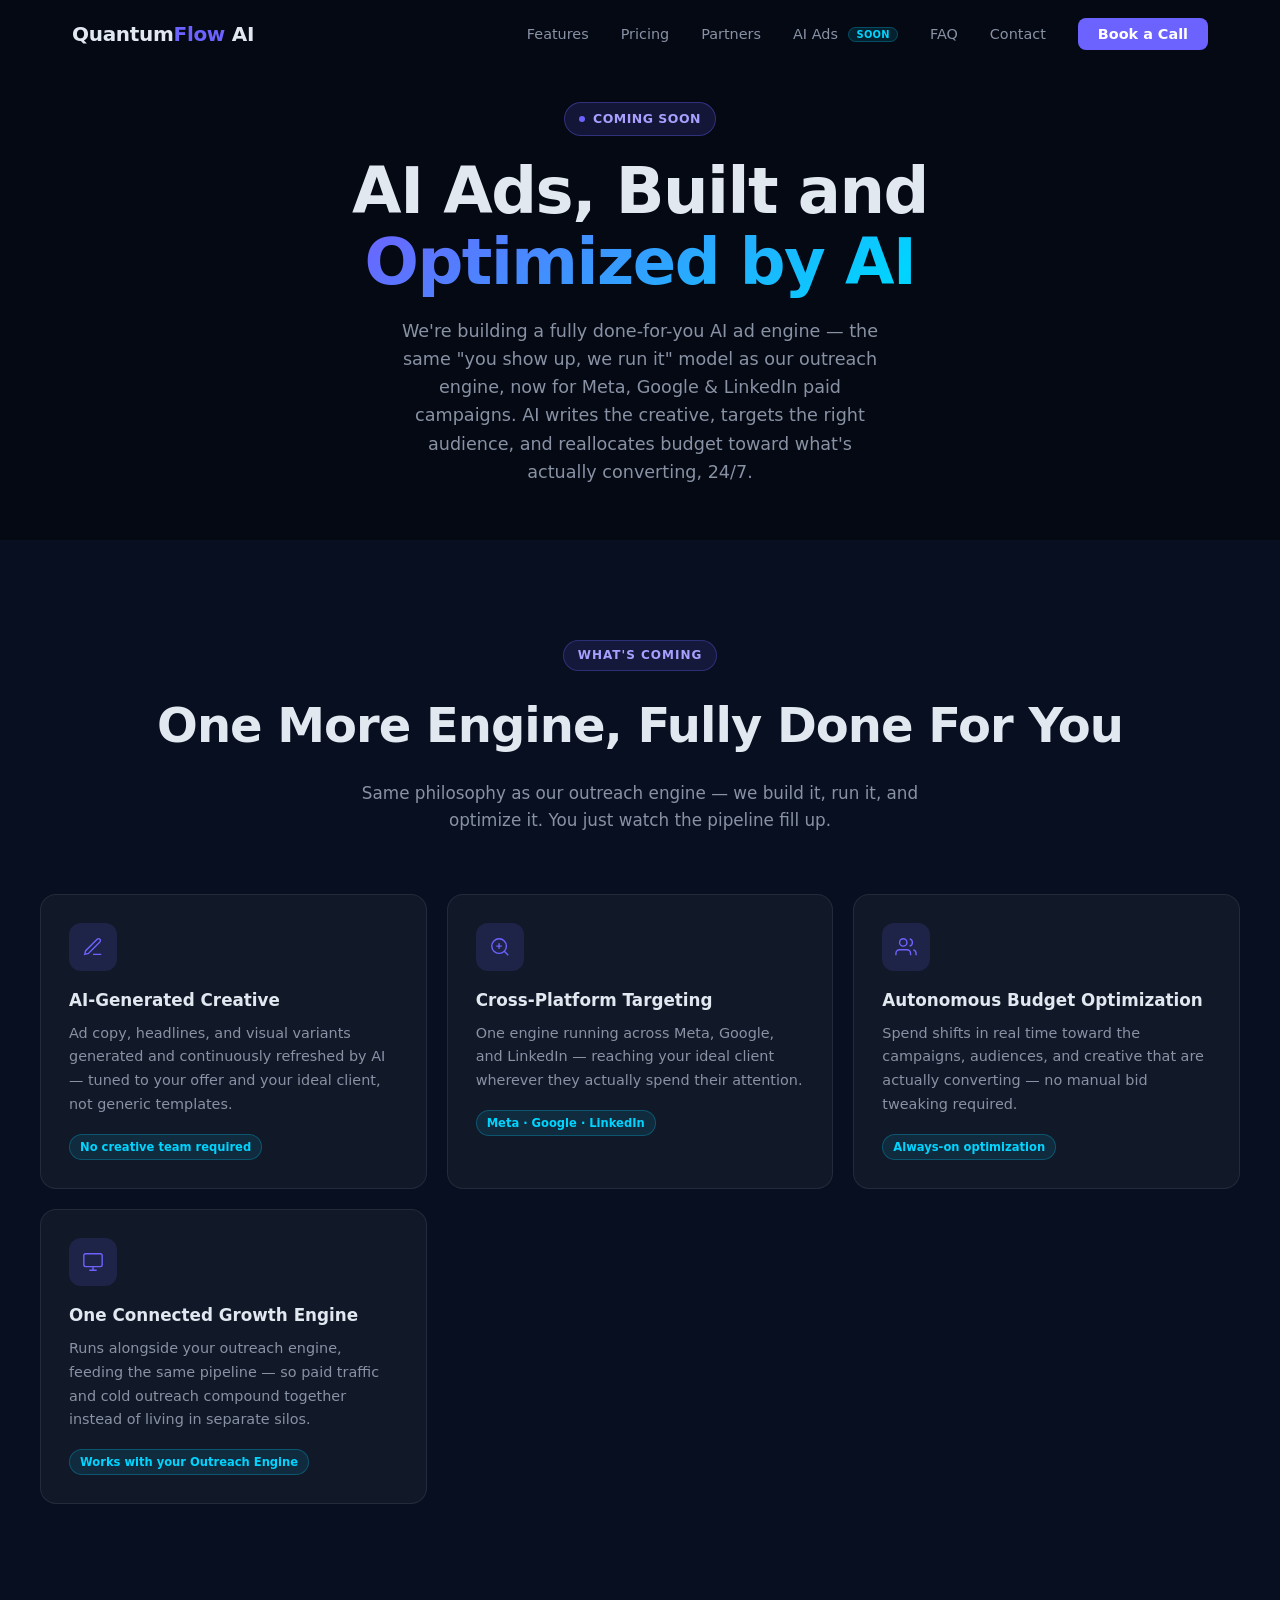
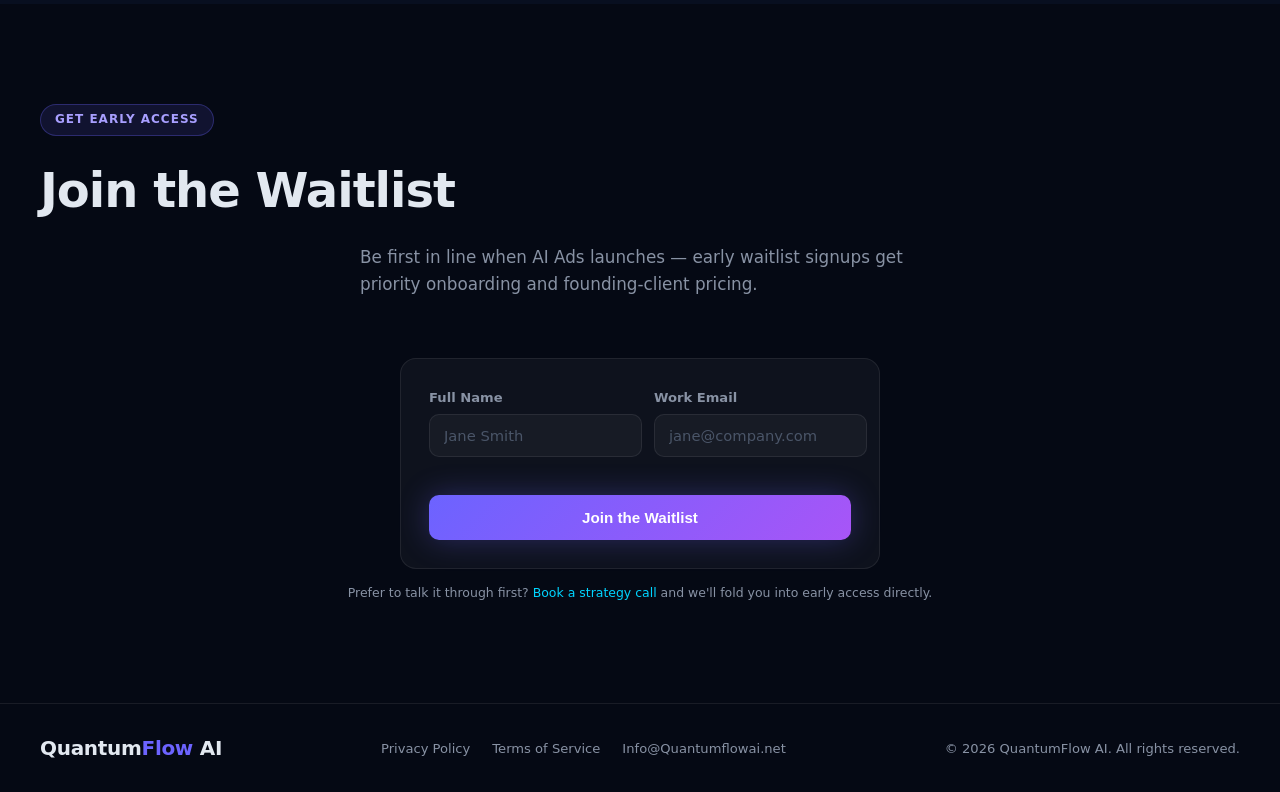
<file: ai-ads.html>
<!DOCTYPE html>
<html lang="en">
<head>
  <meta charset="UTF-8" />
  <meta name="viewport" content="width=device-width, initial-scale=1.0" />

  <!-- Primary SEO -->
  <title>AI Ads &amp; Marketing — Coming Soon | QuantumFlow AI</title>
  <meta name="description" content="QuantumFlow AI is building an AI-powered ad management engine — creative, targeting, and budget optimization across Meta, Google &amp; LinkedIn, fully done for you. Join the waitlist." />
  <meta name="robots" content="index, follow" />
  <link rel="canonical" href="https://quantumflowai.net/ai-ads" />

  <!-- Open Graph (LinkedIn, Facebook) -->
  <meta property="og:type" content="website" />
  <meta property="og:url" content="https://quantumflowai.net/ai-ads" />
  <meta property="og:title" content="AI Ads &amp; Marketing — Coming Soon | QuantumFlow AI" />
  <meta property="og:description" content="A fully done-for-you AI ad engine — creative generation, cross-platform targeting, and autonomous budget optimization. Coming soon from QuantumFlow AI." />
  <meta property="og:image" content="https://quantumflowai.net/og-image.png" />
  <meta property="og:image:width" content="740" />
  <meta property="og:image:height" content="740" />
  <meta property="og:site_name" content="QuantumFlow AI" />
  <meta property="og:locale" content="en_US" />

  <!-- Twitter Card -->
  <meta name="twitter:card" content="summary_large_image" />
  <meta name="twitter:title" content="AI Ads &amp; Marketing — Coming Soon | QuantumFlow AI" />
  <meta name="twitter:description" content="A fully done-for-you AI ad engine — creative generation, cross-platform targeting, and autonomous budget optimization. Coming soon." />
  <meta name="twitter:image" content="https://quantumflowai.net/og-image.png" />

  <!-- Geo targeting -->
  <meta name="geo.region" content="US, CA, GB, AU" />

  <!-- Branding -->
  <link rel="icon" type="image/png" href="/og-image.png" />
  <meta name="theme-color" content="#6c63ff" />

  <link rel="stylesheet" href="styles.css" />

  <!-- Page-specific tweaks (small enough to live inline; no global styles.css edits needed) -->
  <style>
    .ads-hero { min-height: 60vh; justify-content: center; text-align: center; padding-bottom: 20px; }
    .ads-hero .hero-content { max-width: 720px; margin: 0 auto; }
    .ads-hero .hero-content > p { margin-left: auto; margin-right: auto; }
    .ads-hero .badge { margin-left: auto; margin-right: auto; }

    .waitlist-card {
      max-width: 480px;
      margin: 0 auto;
      background: var(--card-bg);
      border: 1px solid var(--card-border);
      border-radius: var(--radius);
      padding: 28px;
      text-align: left;
    }
    .waitlist-row { display: flex; gap: 12px; }
    .waitlist-row .form-group { flex: 1; }
    @media (max-width: 560px) {
      .waitlist-row { flex-direction: column; gap: 0; }
    }
    .waitlist-note {
      font-size: 0.78rem;
      color: var(--text-muted);
      text-align: center;
      margin-top: 14px;
    }
  </style>
</head>
<body>

  <!-- NAV -->
  <nav class="nav" id="nav">
    <div class="nav-inner">
      <a href="index.html" class="logo">Quantum<span>Flow</span> AI</a>
      <ul class="nav-links" id="navLinks">
        <li><a href="index.html#features" class="nav-close">Features</a></li>
        <li><a href="index.html#pricing" class="nav-close">Pricing</a></li>
        <li><a href="partners.html" class="nav-close">Partners</a></li>
        <li><a href="ai-ads.html" class="nav-close" aria-current="page">AI Ads <span class="nav-soon">Soon</span></a></li>
        <li><a href="index.html#faq-section" class="nav-close">FAQ</a></li>
        <li><a href="index.html#contact" class="nav-close">Contact</a></li>
        <li><a href="index.html#contact" class="btn-nav nav-close">Book a Call</a></li>
      </ul>
      <button class="hamburger" id="hamburger" aria-label="Toggle menu">
        <span></span><span></span><span></span>
      </button>
    </div>
  </nav>

  <!-- HERO (compact, centered) -->
  <section class="hero ads-hero" id="hero">
    <div class="hero-content">
      <div class="badge reveal">Coming Soon</div>
      <h1 class="reveal">AI Ads, Built and<br/><span>Optimized by AI</span></h1>
      <p class="reveal">We're building a fully done-for-you AI ad engine — the same "you show up, we run it" model as our outreach engine, now for Meta, Google &amp; LinkedIn paid campaigns. AI writes the creative, targets the right audience, and reallocates budget toward what's actually converting, 24/7.</p>
    </div>
  </section>

  <!-- WHAT TO EXPECT -->
  <section class="features" id="what-to-expect">
    <div class="section-inner">
      <div class="section-label reveal">What's Coming</div>
      <h2 class="reveal">One More Engine, Fully Done For You</h2>
      <p class="section-sub reveal">Same philosophy as our outreach engine — we build it, run it, and optimize it. You just watch the pipeline fill up.</p>
      <div class="features-grid">

        <div class="feature-card reveal">
          <div class="feature-icon">
            <svg aria-hidden="true" viewBox="0 0 24 24" fill="none" stroke="currentColor" stroke-width="1.5"><path d="M12 20h9M16.5 3.5a2.121 2.121 0 013 3L7 19l-4 1 1-4L16.5 3.5z"/></svg>
          </div>
          <h3>AI-Generated Creative</h3>
          <p>Ad copy, headlines, and visual variants generated and continuously refreshed by AI — tuned to your offer and your ideal client, not generic templates.</p>
          <div class="feature-tag">No creative team required</div>
        </div>

        <div class="feature-card reveal">
          <div class="feature-icon">
            <svg aria-hidden="true" viewBox="0 0 24 24" fill="none" stroke="currentColor" stroke-width="1.5"><circle cx="11" cy="11" r="8"/><path d="M21 21l-4.35-4.35M11 8v6M8 11h6"/></svg>
          </div>
          <h3>Cross-Platform Targeting</h3>
          <p>One engine running across Meta, Google, and LinkedIn — reaching your ideal client wherever they actually spend their attention.</p>
          <div class="feature-tag">Meta · Google · LinkedIn</div>
        </div>

        <div class="feature-card reveal">
          <div class="feature-icon">
            <svg aria-hidden="true" viewBox="0 0 24 24" fill="none" stroke="currentColor" stroke-width="1.5"><path d="M17 21v-2a4 4 0 00-4-4H5a4 4 0 00-4 4v2"/><circle cx="9" cy="7" r="4"/><path d="M23 21v-2a4 4 0 00-3-3.87M16 3.13a4 4 0 010 7.75"/></svg>
          </div>
          <h3>Autonomous Budget Optimization</h3>
          <p>Spend shifts in real time toward the campaigns, audiences, and creative that are actually converting — no manual bid tweaking required.</p>
          <div class="feature-tag">Always-on optimization</div>
        </div>

        <div class="feature-card reveal">
          <div class="feature-icon">
            <svg aria-hidden="true" viewBox="0 0 24 24" fill="none" stroke="currentColor" stroke-width="1.5"><rect x="2" y="3" width="20" height="14" rx="2"/><path d="M8 21h8M12 17v4"/></svg>
          </div>
          <h3>One Connected Growth Engine</h3>
          <p>Runs alongside your outreach engine, feeding the same pipeline — so paid traffic and cold outreach compound together instead of living in separate silos.</p>
          <div class="feature-tag">Works with your Outreach Engine</div>
        </div>

      </div>
    </div>
  </section>

  <!-- WAITLIST -->
  <section class="contact" id="waitlist">
    <div class="section-inner">
      <div class="section-label reveal">Get Early Access</div>
      <h2 class="reveal">Join the Waitlist</h2>
      <p class="section-sub reveal">Be first in line when AI Ads launches — early waitlist signups get priority onboarding and founding-client pricing.</p>

      <form class="waitlist-card reveal" id="aiAdsForm" novalidate>
        <div class="waitlist-row">
          <div class="form-group">
            <label for="aiAdsName">Full Name</label>
            <input type="text" id="aiAdsName" name="name" placeholder="Jane Smith" required />
            <span class="error-msg" id="aiAdsNameError"></span>
          </div>
          <div class="form-group">
            <label for="aiAdsEmail">Work Email</label>
            <input type="email" id="aiAdsEmail" name="email" placeholder="jane@company.com" required />
            <span class="error-msg" id="aiAdsEmailError"></span>
          </div>
        </div>
        <button type="submit" class="btn-submit" id="aiAdsSubmitBtn">
          <span class="btn-text">Join the Waitlist</span>
          <span class="btn-spinner" hidden>
            <svg aria-hidden="true" class="spin" viewBox="0 0 24 24" fill="none" stroke="currentColor" stroke-width="2"><circle cx="12" cy="12" r="10" stroke-dasharray="60" stroke-dashoffset="20"/></svg>
          </span>
        </button>
        <div class="form-success" id="aiAdsFormSuccess" hidden>
          <span>🎉</span> You're on the list — we'll email you the moment AI Ads launches.
        </div>
      </form>
      <p class="waitlist-note">Prefer to talk it through first? <a href="index.html#contact" style="color:var(--accent2);text-decoration:none;">Book a strategy call</a> and we'll fold you into early access directly.</p>
    </div>
  </section>

  <!-- FOOTER -->
  <footer class="footer">
    <div class="footer-inner">
      <a href="index.html" class="logo">Quantum<span>Flow</span> AI</a>
      <nav class="footer-links" aria-label="Legal">
        <a href="privacy.html" class="footer-email">Privacy Policy</a>
        <a href="terms.html" class="footer-email">Terms of Service</a>
        <a href="mailto:Info@Quantumflowai.net" class="footer-email">Info@Quantumflowai.net</a>
      </nav>
      <p>© 2026 QuantumFlow AI. All rights reserved.</p>
    </div>
  </footer>

  <script src="script.js"></script>

  <!-- Structured Data -->
  <script type="application/ld+json">
  {
    "@context": "https://schema.org",
    "@type": "WebPage",
    "name": "AI Ads & Marketing — Coming Soon",
    "url": "https://quantumflowai.net/ai-ads",
    "description": "QuantumFlow AI is building a fully done-for-you AI ad management engine covering creative generation, cross-platform targeting, and autonomous budget optimization across Meta, Google, and LinkedIn.",
    "isPartOf": {
      "@type": "Organization",
      "name": "QuantumFlow AI",
      "url": "https://quantumflowai.net"
    }
  }
  </script>
</body>
</html>
</file>
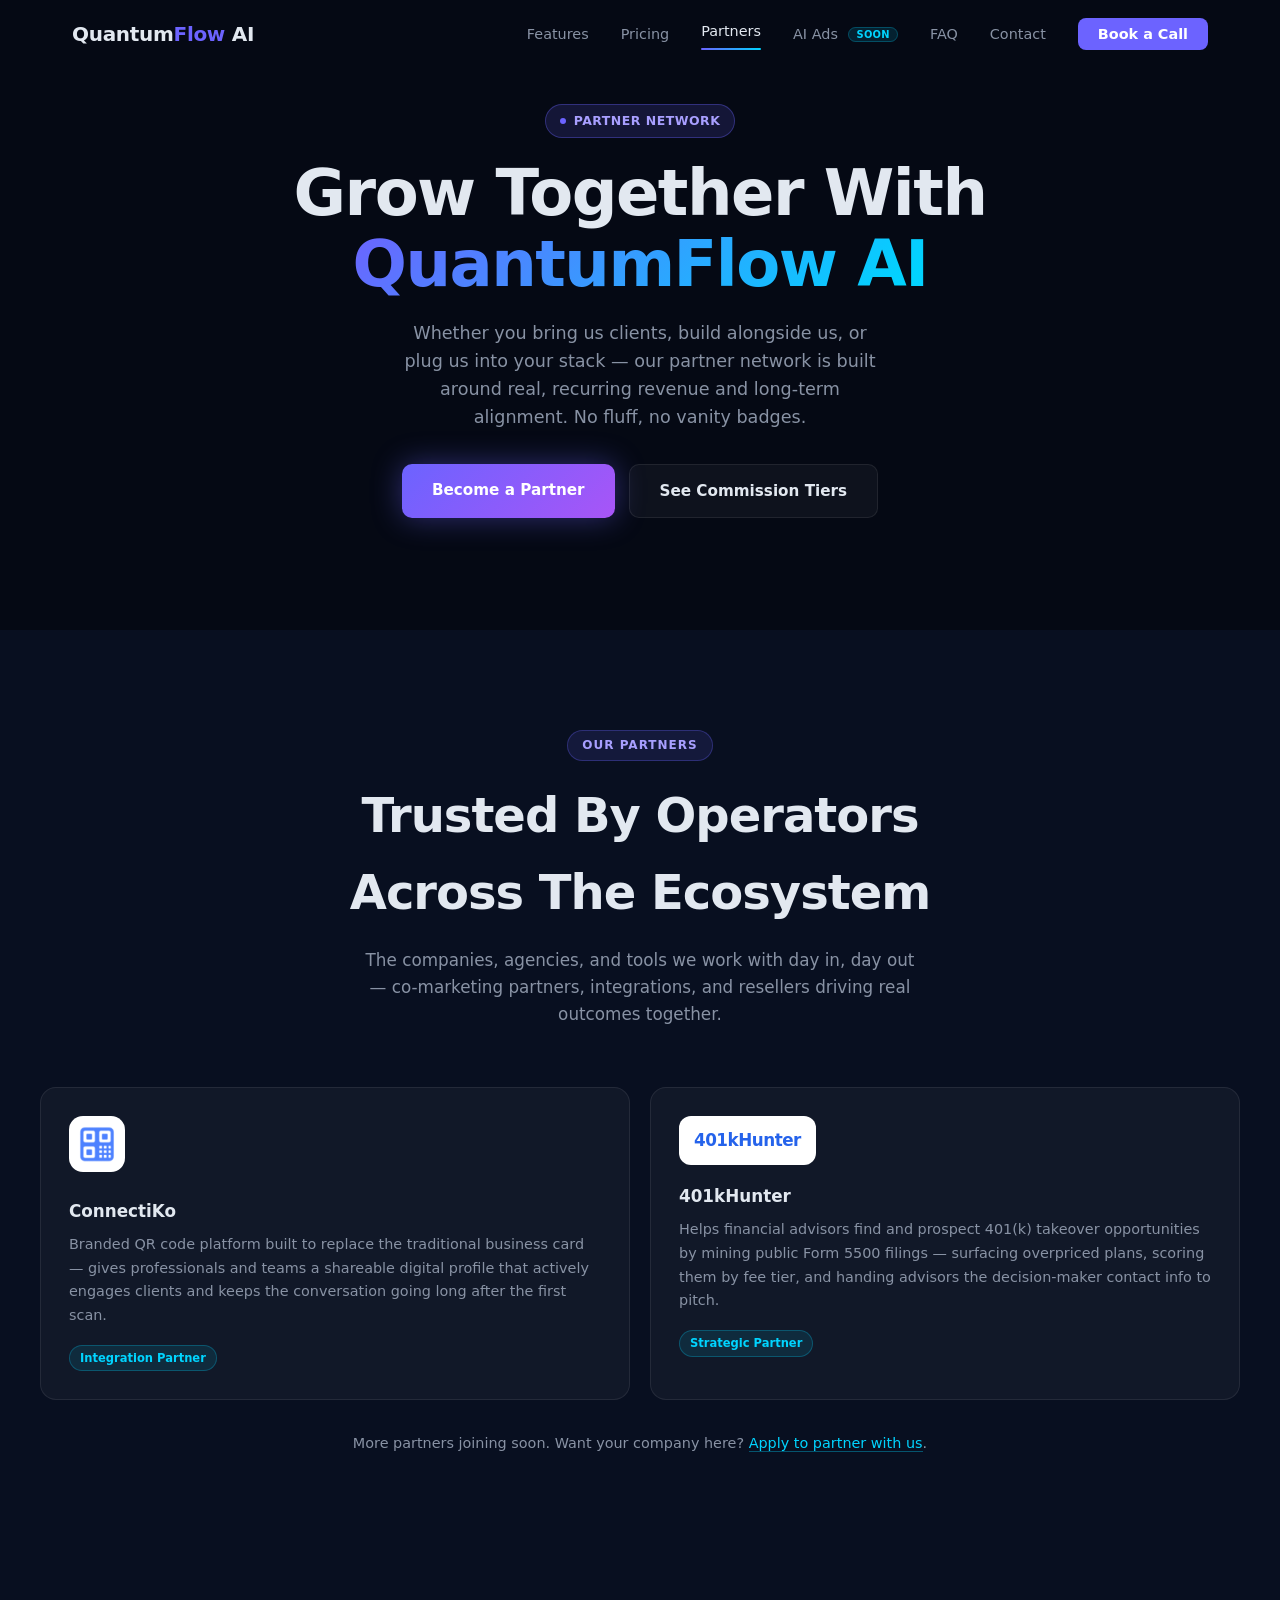
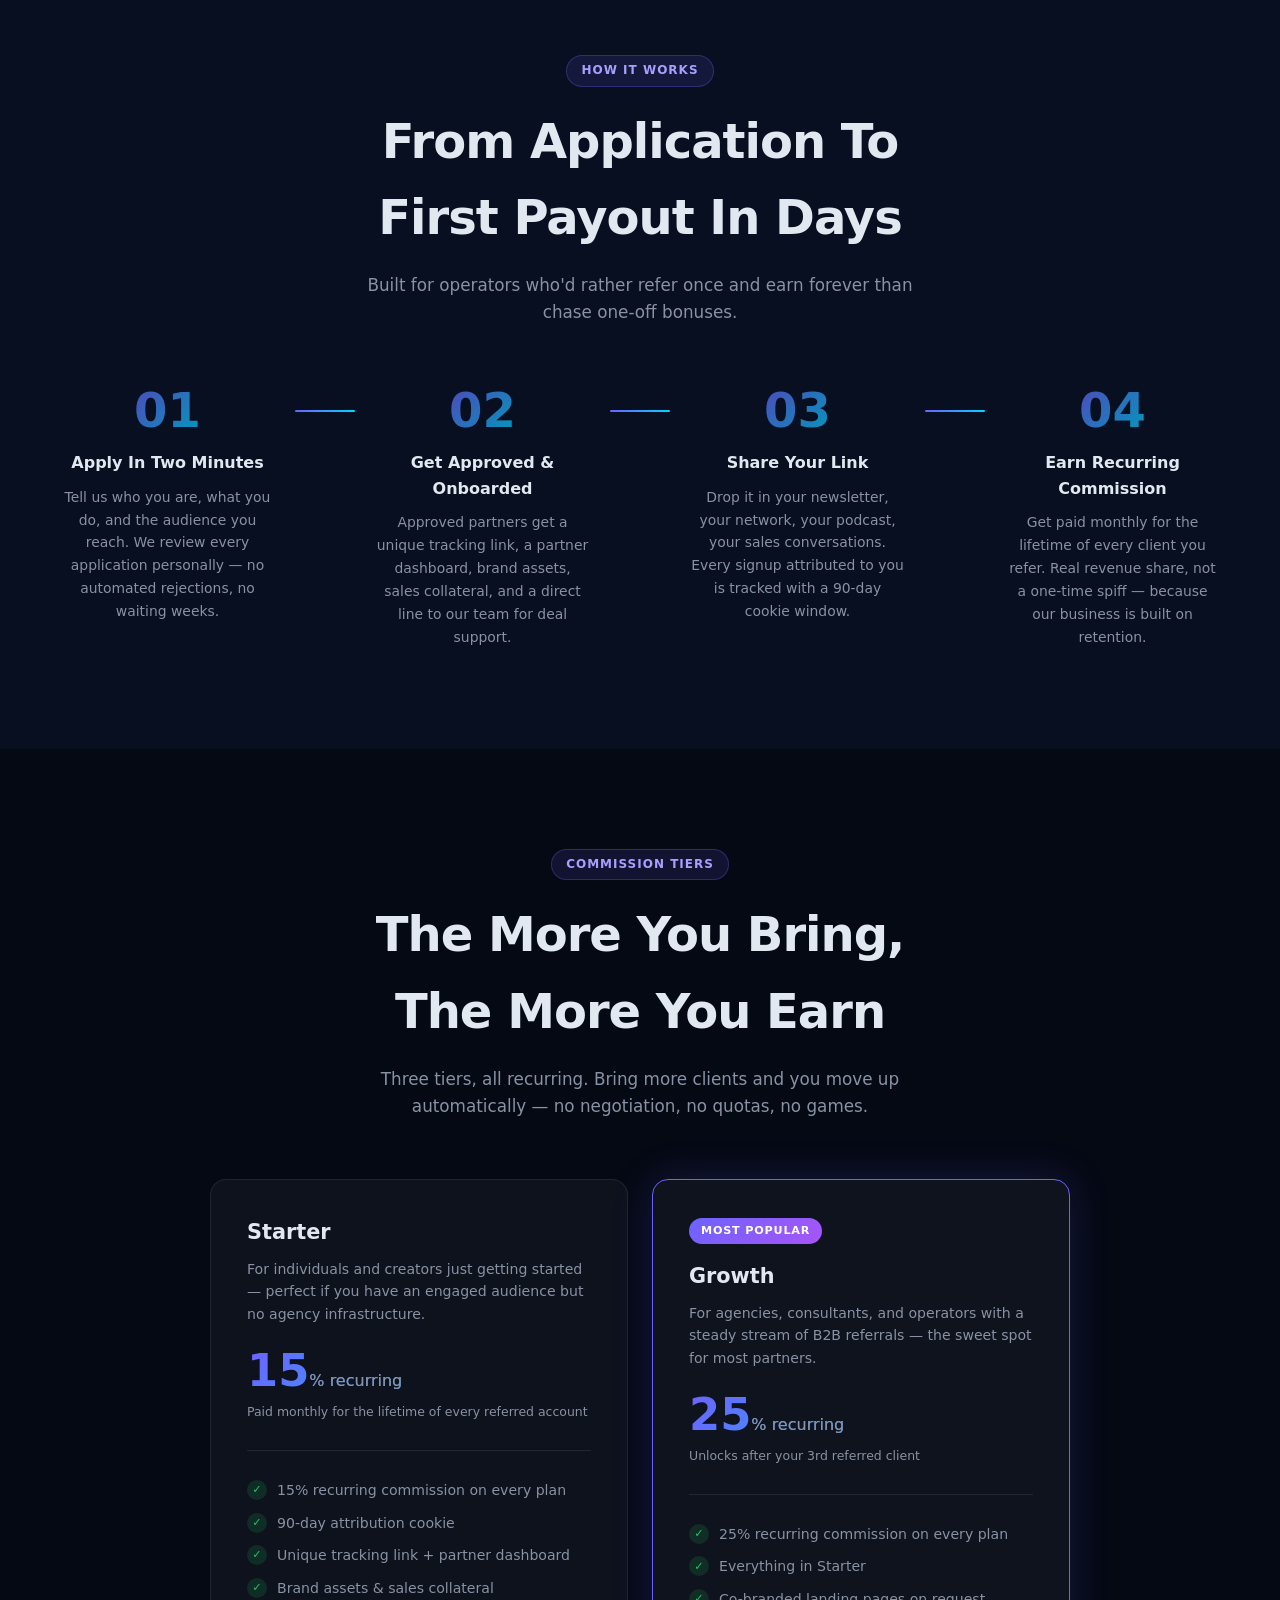
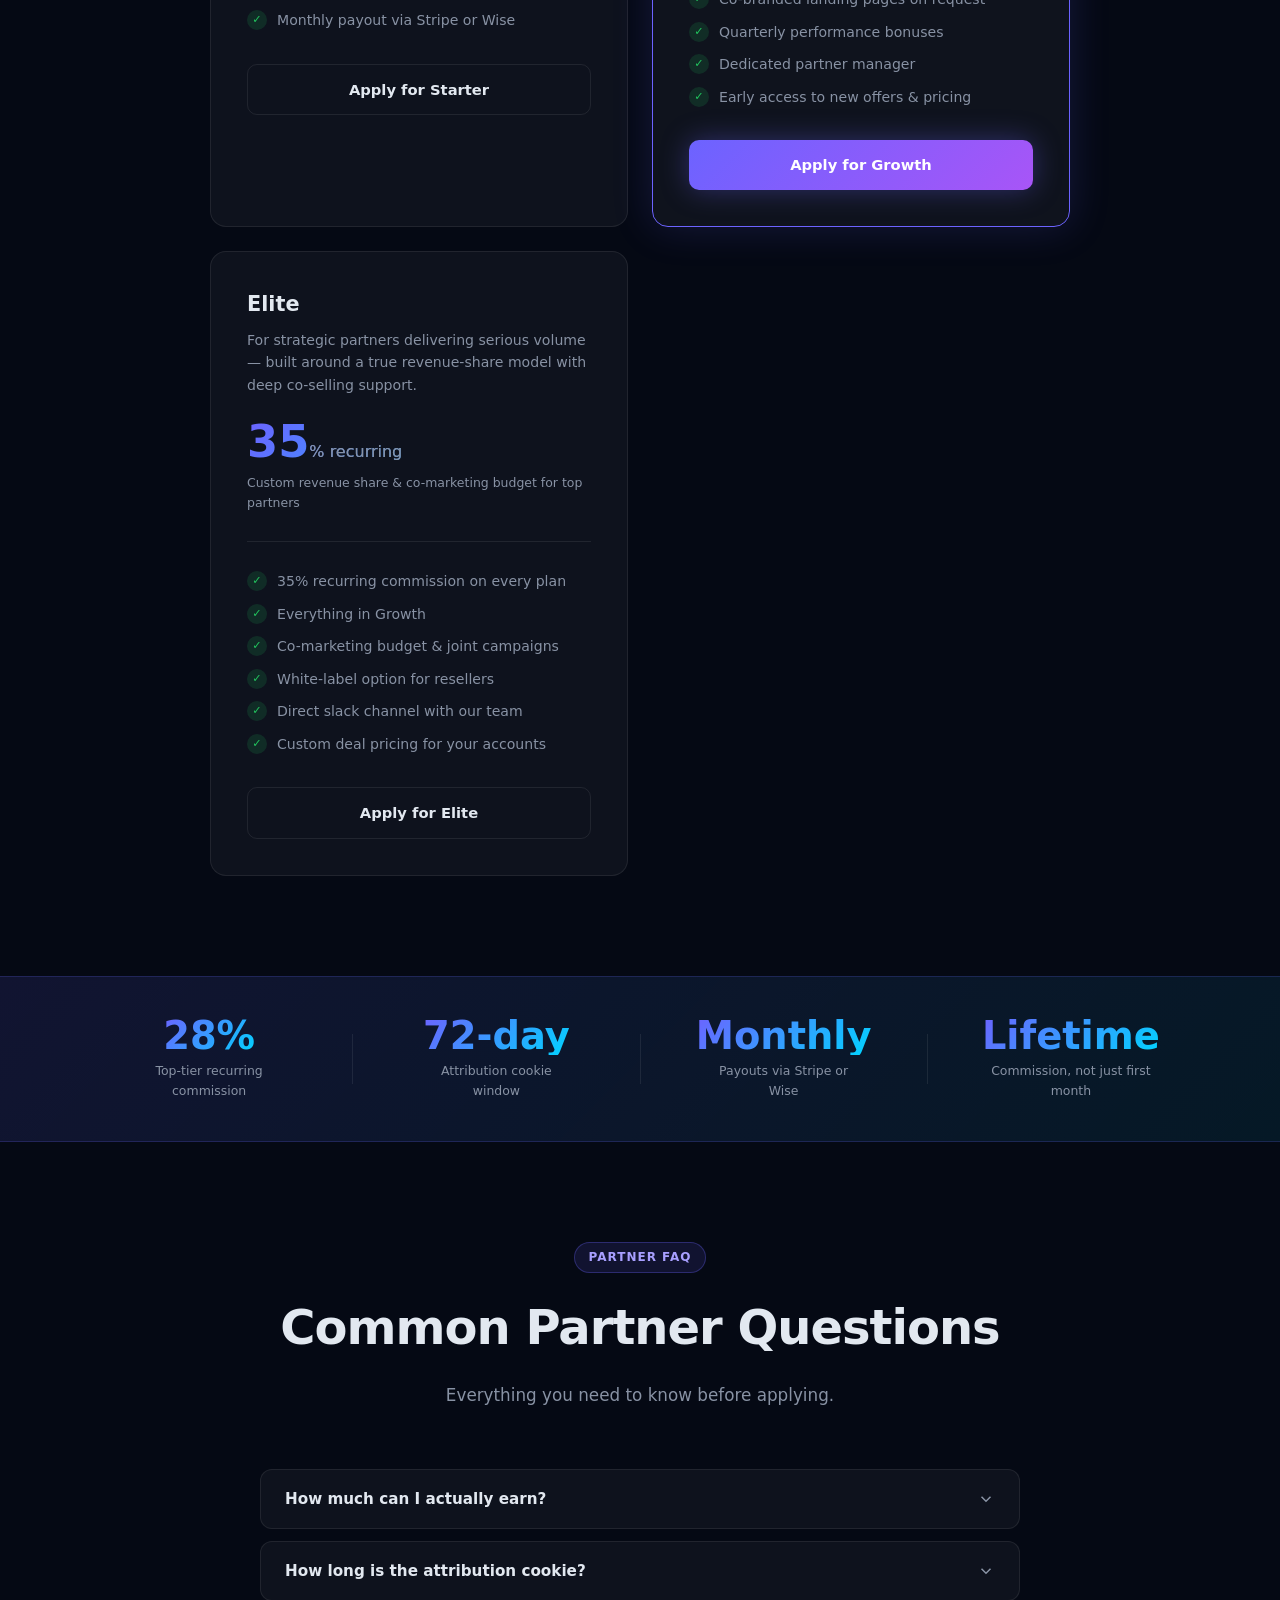
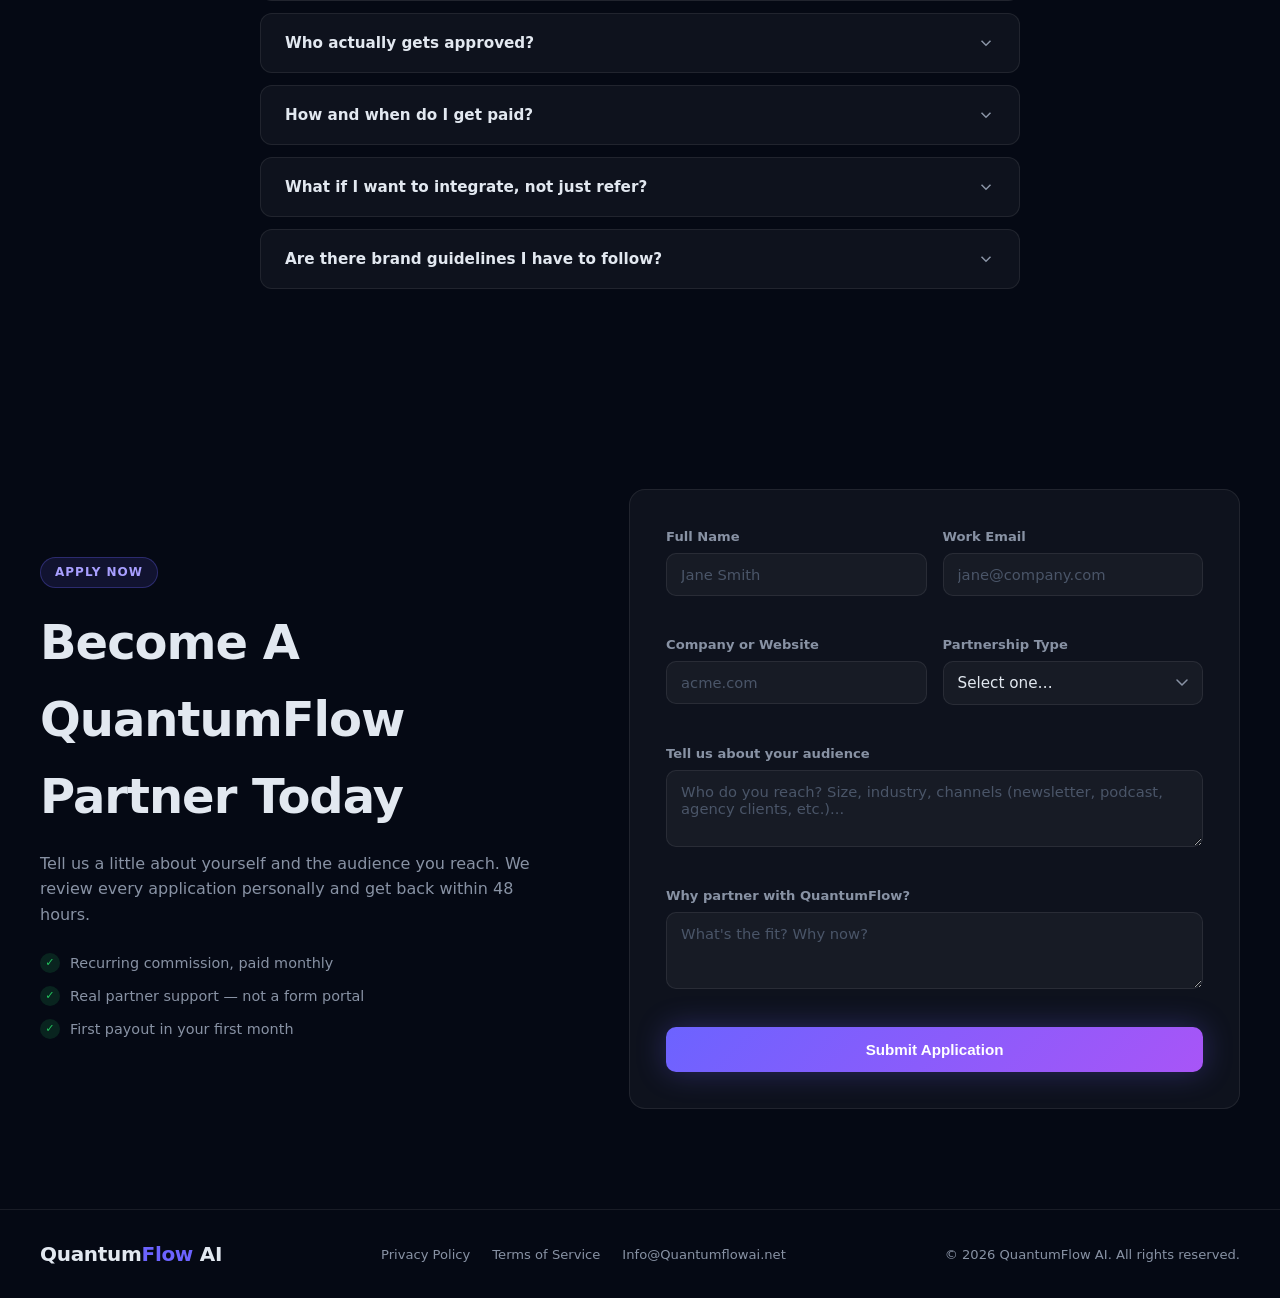
<file: partners.html>
<!DOCTYPE html>
<html lang="en">
<head>
  <meta charset="UTF-8" />
  <meta name="viewport" content="width=device-width, initial-scale=1.0" />

  <!-- Primary SEO -->
  <title>Partners &amp; Affiliates — QuantumFlow AI</title>
  <meta name="description" content="Partner with QuantumFlow AI or join our affiliate program. Recurring commissions, real-world co-marketing, and a B2B outreach engine that converts. Apply in minutes." />
  <meta name="robots" content="index, follow" />
  <link rel="canonical" href="https://quantumflowai.net/partners" />

  <!-- Open Graph -->
  <meta property="og:type" content="website" />
  <meta property="og:url" content="https://quantumflowai.net/partners" />
  <meta property="og:title" content="Partners &amp; Affiliates — QuantumFlow AI" />
  <meta property="og:description" content="Become an affiliate or strategic partner. Refer qualified businesses, share in our growth, and earn recurring commissions on every deal we close together." />
  <meta property="og:image" content="https://quantumflowai.net/og-image.png" />
  <meta property="og:image:width" content="740" />
  <meta property="og:image:height" content="740" />
  <meta property="og:site_name" content="QuantumFlow AI" />
  <meta property="og:locale" content="en_US" />

  <!-- Twitter Card -->
  <meta name="twitter:card" content="summary_large_image" />
  <meta name="twitter:title" content="Partners &amp; Affiliates — QuantumFlow AI" />
  <meta name="twitter:description" content="Join the QuantumFlow AI partner network. Recurring commissions, co-marketing, and a B2B outreach engine that delivers." />
  <meta name="twitter:image" content="https://quantumflowai.net/og-image.png" />

  <!-- Geo targeting -->
  <meta name="geo.region" content="US, CA, GB, AU" />

  <!-- Branding -->
  <link rel="icon" type="image/png" href="/og-image.png" />
  <meta name="theme-color" content="#6c63ff" />

  <link rel="stylesheet" href="styles.css" />

  <!-- Page-specific tweaks (small enough to live inline; no global styles.css edits needed) -->
  <style>
    .partners-hero { min-height: 70vh; justify-content: center; text-align: center; }
    .partners-hero .hero-content { max-width: 760px; margin: 0 auto; }
    .partners-hero .hero-content > p { margin-left: auto; margin-right: auto; }
    .partners-hero .hero-btns { justify-content: center; }
    .partners-hero .badge { margin-left: auto; margin-right: auto; }

    /* Logo placeholder — single letter on gradient tile */
    .partner-logo {
      width: 56px;
      height: 56px;
      border-radius: 14px;
      display: flex;
      align-items: center;
      justify-content: center;
      font-weight: 800;
      font-size: 1.5rem;
      color: #fff;
      margin-bottom: 18px;
      background: linear-gradient(135deg, rgba(108, 99, 255, 0.25), rgba(0, 212, 255, 0.18));
      border: 1px solid rgba(108, 99, 255, 0.35);
    }
    /* Image-based logo — partner's own asset on a clean light tile */
    .partner-logo-img {
      width: 56px;
      height: 56px;
      border-radius: 14px;
      padding: 8px;
      margin-bottom: 18px;
      background: #fff;
      border: 1px solid var(--card-border);
      object-fit: contain;
      display: block;
    }
    /* Brand-text logo — for partners whose visual identity is typography (e.g. 401kHunter) */
    .partner-logo-text {
      display: inline-block;
      margin-bottom: 18px;
      padding: 10px 14px;
      border-radius: 12px;
      background: #fff;
      border: 1px solid var(--card-border);
      font-weight: 800;
      font-size: 1.05rem;
      letter-spacing: -0.5px;
      color: #2563eb;
      text-decoration: none;
    }
    /* Wrapper link around partner logos — no underline, behaves as a tile */
    .partner-logo-link {
      display: inline-block;
      text-decoration: none;
      transition: transform 0.2s;
    }
    .partner-logo-link:hover { transform: translateY(-2px); }

    /* Soft helper text under the partner grid */
    .partners-footnote {
      text-align: center;
      color: var(--text-muted);
      font-size: 0.9rem;
      margin-top: 32px;
    }
    .partners-footnote a {
      color: var(--accent2);
      text-decoration: none;
      border-bottom: 1px solid rgba(0, 212, 255, 0.35);
      transition: border-color 0.2s;
    }
    .partners-footnote a:hover { border-color: var(--accent2); }

    /* Active nav item subtle indicator */
    .nav-links a[aria-current="page"] { color: var(--text); }
    .nav-links a[aria-current="page"]::after {
      content: '';
      display: block;
      height: 2px;
      width: 100%;
      margin-top: 4px;
      background: linear-gradient(90deg, var(--accent), var(--accent2));
      border-radius: 2px;
    }

    /* Select styled to match inputs */
    .form-group select {
      background: var(--card-bg);
      border: 1px solid var(--card-border);
      color: var(--text);
      padding: 12px 14px;
      border-radius: 10px;
      font-size: 0.95rem;
      font-family: inherit;
      cursor: pointer;
      transition: border-color 0.2s;
      appearance: none;
      background-image: url("data:image/svg+xml;utf8,<svg xmlns='http://www.w3.org/2000/svg' width='12' height='8' viewBox='0 0 12 8' fill='none'><path d='M1 1L6 6L11 1' stroke='%238892a4' stroke-width='1.5' stroke-linecap='round' stroke-linejoin='round'/></svg>");
      background-repeat: no-repeat;
      background-position: right 14px center;
      padding-right: 38px;
    }
    .form-group select:focus { border-color: var(--accent); outline: none; }
    .form-group select.error { border-color: #ef4444; }
  </style>
</head>
<body>

  <!-- NAV -->
  <nav class="nav" id="nav">
    <div class="nav-inner">
      <a href="index.html" class="logo">Quantum<span>Flow</span> AI</a>
      <ul class="nav-links" id="navLinks">
        <li><a href="index.html#features" class="nav-close">Features</a></li>
        <li><a href="index.html#pricing" class="nav-close">Pricing</a></li>
        <li><a href="partners.html" class="nav-close" aria-current="page">Partners</a></li>
        <li><a href="ai-ads.html" class="nav-close">AI Ads <span class="nav-soon">Soon</span></a></li>
        <li><a href="index.html#faq-section" class="nav-close">FAQ</a></li>
        <li><a href="index.html#contact" class="nav-close">Contact</a></li>
        <li><a href="index.html#contact" class="btn-nav nav-close">Book a Call</a></li>
      </ul>
      <button class="hamburger" id="hamburger" aria-label="Toggle menu">
        <span></span><span></span><span></span>
      </button>
    </div>
  </nav>

  <!-- HERO (compact, centered) -->
  <section class="hero partners-hero" id="hero">
    <div class="hero-content">
      <div class="badge reveal">Partner Network</div>
      <h1 class="reveal">Grow Together With<br/><span>QuantumFlow AI</span></h1>
      <p class="reveal">Whether you bring us clients, build alongside us, or plug us into your stack — our partner network is built around real, recurring revenue and long-term alignment. No fluff, no vanity badges.</p>
      <div class="hero-btns reveal">
        <a href="#partners-apply" class="btn-primary">Become a Partner</a>
        <a href="#affiliate-tiers" class="btn-ghost">See Commission Tiers</a>
      </div>
    </div>
  </section>

  <!-- PARTNERS SHOWCASE -->
  <section class="features" id="partners-showcase">
    <div class="section-inner">
      <div class="section-label reveal">Our Partners</div>
      <h2 class="reveal">Trusted By Operators<br/>Across The Ecosystem</h2>
      <p class="section-sub reveal">The companies, agencies, and tools we work with day in, day out — co-marketing partners, integrations, and resellers driving real outcomes together.</p>
      <div class="features-grid">

        <div class="feature-card reveal">
          <a href="https://connectiko.io/" target="_blank" rel="noopener noreferrer" class="partner-logo-link" aria-label="Visit Connectiko">
            <img src="partners/connectiko.ico" alt="Connectiko logo" class="partner-logo-img" width="56" height="56" />
          </a>
          <h3>ConnectiKo</h3>
          <p>Branded QR code platform built to replace the traditional business card — gives professionals and teams a shareable digital profile that actively engages clients and keeps the conversation going long after the first scan.</p>
          <div class="feature-tag">Integration Partner</div>
        </div>

        <div class="feature-card reveal">
          <a href="https://www.401khunter.com/" target="_blank" rel="noopener noreferrer" class="partner-logo-link" aria-label="Visit 401kHunter">
            <span class="partner-logo-text">401kHunter</span>
          </a>
          <h3>401kHunter</h3>
          <p>Helps financial advisors find and prospect 401(k) takeover opportunities by mining public Form 5500 filings — surfacing overpriced plans, scoring them by fee tier, and handing advisors the decision-maker contact info to pitch.</p>
          <div class="feature-tag">Strategic Partner</div>
        </div>

      </div>

      <p class="partners-footnote reveal">
        More partners joining soon. Want your company here? <a href="#partners-apply">Apply to partner with us</a>.
      </p>
    </div>
  </section>

  <!-- HOW THE AFFILIATE PROGRAM WORKS -->
  <section class="how-it-works">
    <div class="section-inner">
      <div class="section-label reveal">How It Works</div>
      <h2 class="reveal">From Application To<br/>First Payout In Days</h2>
      <p class="section-sub reveal">Built for operators who'd rather refer once and earn forever than chase one-off bonuses.</p>
      <div class="steps-grid">
        <div class="step reveal">
          <div class="step-number">01</div>
          <div class="step-content">
            <h3>Apply In Two Minutes</h3>
            <p>Tell us who you are, what you do, and the audience you reach. We review every application personally — no automated rejections, no waiting weeks.</p>
          </div>
        </div>
        <div class="step-connector reveal"></div>
        <div class="step reveal">
          <div class="step-number">02</div>
          <div class="step-content">
            <h3>Get Approved &amp; Onboarded</h3>
            <p>Approved partners get a unique tracking link, a partner dashboard, brand assets, sales collateral, and a direct line to our team for deal support.</p>
          </div>
        </div>
        <div class="step-connector reveal"></div>
        <div class="step reveal">
          <div class="step-number">03</div>
          <div class="step-content">
            <h3>Share Your Link</h3>
            <p>Drop it in your newsletter, your network, your podcast, your sales conversations. Every signup attributed to you is tracked with a 90-day cookie window.</p>
          </div>
        </div>
        <div class="step-connector reveal"></div>
        <div class="step reveal">
          <div class="step-number">04</div>
          <div class="step-content">
            <h3>Earn Recurring Commission</h3>
            <p>Get paid monthly for the lifetime of every client you refer. Real revenue share, not a one-time spiff — because our business is built on retention.</p>
          </div>
        </div>
      </div>
    </div>
  </section>

  <!-- AFFILIATE TIERS -->
  <section class="pricing" id="affiliate-tiers">
    <div class="section-inner">
      <div class="section-label reveal">Commission Tiers</div>
      <h2 class="reveal">The More You Bring,<br/>The More You Earn</h2>
      <p class="section-sub reveal">Three tiers, all recurring. Bring more clients and you move up automatically — no negotiation, no quotas, no games.</p>
      <div class="pricing-grid">

        <div class="pricing-card reveal">
          <h3 class="pricing-plan">Starter</h3>
          <p class="pricing-desc">For individuals and creators just getting started — perfect if you have an engaged audience but no agency infrastructure.</p>
          <div class="pricing-price-block">
            <div class="pricing-price">15<span class="pricing-period">% recurring</span></div>
            <div class="pricing-sublabel">Paid monthly for the lifetime of every referred account</div>
          </div>
          <ul class="pricing-list">
            <li><span class="check">✓</span> 15% recurring commission on every plan</li>
            <li><span class="check">✓</span> 90-day attribution cookie</li>
            <li><span class="check">✓</span> Unique tracking link + partner dashboard</li>
            <li><span class="check">✓</span> Brand assets &amp; sales collateral</li>
            <li><span class="check">✓</span> Monthly payout via Stripe or Wise</li>
          </ul>
          <a href="#partners-apply" class="pricing-cta pricing-cta-ghost">Apply for Starter</a>
        </div>

        <div class="pricing-card featured reveal">
          <div class="pricing-badge">Most Popular</div>
          <h3 class="pricing-plan">Growth</h3>
          <p class="pricing-desc">For agencies, consultants, and operators with a steady stream of B2B referrals — the sweet spot for most partners.</p>
          <div class="pricing-price-block">
            <div class="pricing-price">25<span class="pricing-period">% recurring</span></div>
            <div class="pricing-sublabel">Unlocks after your 3rd referred client</div>
          </div>
          <ul class="pricing-list">
            <li><span class="check">✓</span> 25% recurring commission on every plan</li>
            <li><span class="check">✓</span> Everything in Starter</li>
            <li><span class="check">✓</span> Co-branded landing pages on request</li>
            <li><span class="check">✓</span> Quarterly performance bonuses</li>
            <li><span class="check">✓</span> Dedicated partner manager</li>
            <li><span class="check">✓</span> Early access to new offers &amp; pricing</li>
          </ul>
          <a href="#partners-apply" class="pricing-cta pricing-cta-primary">Apply for Growth</a>
        </div>

        <div class="pricing-card reveal">
          <h3 class="pricing-plan">Elite</h3>
          <p class="pricing-desc">For strategic partners delivering serious volume — built around a true revenue-share model with deep co-selling support.</p>
          <div class="pricing-price-block">
            <div class="pricing-price">35<span class="pricing-period">% recurring</span></div>
            <div class="pricing-sublabel">Custom revenue share &amp; co-marketing budget for top partners</div>
          </div>
          <ul class="pricing-list">
            <li><span class="check">✓</span> 35% recurring commission on every plan</li>
            <li><span class="check">✓</span> Everything in Growth</li>
            <li><span class="check">✓</span> Co-marketing budget &amp; joint campaigns</li>
            <li><span class="check">✓</span> White-label option for resellers</li>
            <li><span class="check">✓</span> Direct slack channel with our team</li>
            <li><span class="check">✓</span> Custom deal pricing for your accounts</li>
          </ul>
          <a href="#partners-apply" class="pricing-cta pricing-cta-ghost">Apply for Elite</a>
        </div>

      </div>
    </div>
  </section>

  <!-- STATS BAR -->
  <div class="stats-bar">
    <div class="stats-bar-inner">
      <div class="stats-bar-item reveal">
        <span class="stats-bar-num"><span class="counter" data-target="35">0</span>%</span>
        <span class="stats-bar-label">Top-tier recurring commission</span>
      </div>
      <div class="stats-bar-divider"></div>
      <div class="stats-bar-item reveal">
        <span class="stats-bar-num"><span class="counter" data-target="90">0</span>-day</span>
        <span class="stats-bar-label">Attribution cookie window</span>
      </div>
      <div class="stats-bar-divider"></div>
      <div class="stats-bar-item reveal">
        <span class="stats-bar-num">Monthly</span>
        <span class="stats-bar-label">Payouts via Stripe or Wise</span>
      </div>
      <div class="stats-bar-divider"></div>
      <div class="stats-bar-item reveal">
        <span class="stats-bar-num">Lifetime</span>
        <span class="stats-bar-label">Commission, not just first month</span>
      </div>
    </div>
  </div>

  <!-- PARTNER FAQ -->
  <section class="faq-section" id="partner-faq">
    <div class="section-inner">
      <div class="section-label reveal">Partner FAQ</div>
      <h2 class="reveal">Common Partner Questions</h2>
      <p class="section-sub reveal">Everything you need to know before applying.</p>
      <div class="faq-grid">

        <div class="faq-item reveal">
          <button class="faq-q" aria-expanded="false">
            <span>How much can I actually earn?</span>
            <svg aria-hidden="true" class="faq-icon" viewBox="0 0 24 24" fill="none" stroke="currentColor" stroke-width="2"><polyline points="6 9 12 15 18 9"/></svg>
          </button>
          <div class="faq-a">
            <p>Commissions range from 15% to 35% of every plan, paid monthly for the lifetime of the account. On a Scale plan client, that's $120–$280+ per month, every month, for every active referral. Top partners earn five figures monthly purely from recurring commissions.</p>
          </div>
        </div>

        <div class="faq-item reveal">
          <button class="faq-q" aria-expanded="false">
            <span>How long is the attribution cookie?</span>
            <svg aria-hidden="true" class="faq-icon" viewBox="0 0 24 24" fill="none" stroke="currentColor" stroke-width="2"><polyline points="6 9 12 15 18 9"/></svg>
          </button>
          <div class="faq-a">
            <p>90 days. If someone clicks your link, then books a call within 90 days and signs up, you get credit — even if they took the long route. We also support manual attribution requests if a referral mentioned you on the call.</p>
          </div>
        </div>

        <div class="faq-item reveal">
          <button class="faq-q" aria-expanded="false">
            <span>Who actually gets approved?</span>
            <svg aria-hidden="true" class="faq-icon" viewBox="0 0 24 24" fill="none" stroke="currentColor" stroke-width="2"><polyline points="6 9 12 15 18 9"/></svg>
          </button>
          <div class="faq-a">
            <p>Anyone with credible access to B2B audiences — agencies, consultants, newsletter operators, podcast hosts, fractional execs, marketing communities, and SaaS founders with adjacent audiences. We don't approve generic "deal sites" or anyone running spammy traffic — that protects everyone's earnings.</p>
          </div>
        </div>

        <div class="faq-item reveal">
          <button class="faq-q" aria-expanded="false">
            <span>How and when do I get paid?</span>
            <svg aria-hidden="true" class="faq-icon" viewBox="0 0 24 24" fill="none" stroke="currentColor" stroke-width="2"><polyline points="6 9 12 15 18 9"/></svg>
          </button>
          <div class="faq-a">
            <p>Payouts go out monthly via Stripe Connect or Wise, on the 15th of the month for the prior month's earnings. Minimum payout threshold is $50 — anything below rolls over.</p>
          </div>
        </div>

        <div class="faq-item reveal">
          <button class="faq-q" aria-expanded="false">
            <span>What if I want to integrate, not just refer?</span>
            <svg aria-hidden="true" class="faq-icon" viewBox="0 0 24 24" fill="none" stroke="currentColor" stroke-width="2"><polyline points="6 9 12 15 18 9"/></svg>
          </button>
          <div class="faq-a">
            <p>We love integration partners. If you build a tool that touches CRM, enrichment, deliverability, intent data, or anything else in the outreach stack — apply via the form below and select "Tech / Integration Partner." We co-build, co-market, and frequently co-sell.</p>
          </div>
        </div>

        <div class="faq-item reveal">
          <button class="faq-q" aria-expanded="false">
            <span>Are there brand guidelines I have to follow?</span>
            <svg aria-hidden="true" class="faq-icon" viewBox="0 0 24 24" fill="none" stroke="currentColor" stroke-width="2"><polyline points="6 9 12 15 18 9"/></svg>
          </button>
          <div class="faq-a">
            <p>Yes — once approved, you get a brand kit with logos, voice guidelines, and approved messaging. We're flexible, but two rules: don't make promises we can't keep, and don't run paid ads on QuantumFlow-branded keywords without prior approval.</p>
          </div>
        </div>

      </div>
    </div>
  </section>

  <!-- APPLICATION FORM -->
  <section class="contact" id="partners-apply">
    <div class="section-inner contact-inner">
      <div class="contact-text">
        <div class="section-label reveal">Apply Now</div>
        <h2 class="reveal">Become A QuantumFlow<br/>Partner Today</h2>
        <p class="reveal">Tell us a little about yourself and the audience you reach. We review every application personally and get back within 48 hours.</p>
        <ul class="contact-perks reveal">
          <li><span class="check">✓</span> Recurring commission, paid monthly</li>
          <li><span class="check">✓</span> Real partner support — not a form portal</li>
          <li><span class="check">✓</span> First payout in your first month</li>
        </ul>
      </div>
      <form class="contact-form reveal" id="partnerForm" novalidate>
        <div class="form-row">
          <div class="form-group">
            <label for="partnerName">Full Name</label>
            <input type="text" id="partnerName" name="partnerName" placeholder="Jane Smith" required />
            <span class="error-msg" id="partnerNameError"></span>
          </div>
          <div class="form-group">
            <label for="partnerEmail">Work Email</label>
            <input type="email" id="partnerEmail" name="partnerEmail" placeholder="jane@company.com" required />
            <span class="error-msg" id="partnerEmailError"></span>
          </div>
        </div>
        <div class="form-row">
          <div class="form-group">
            <label for="partnerCompany">Company or Website</label>
            <input type="text" id="partnerCompany" name="partnerCompany" placeholder="acme.com" required />
            <span class="error-msg" id="partnerCompanyError"></span>
          </div>
          <div class="form-group">
            <label for="partnerType">Partnership Type</label>
            <select id="partnerType" name="partnerType" required>
              <option value="">Select one…</option>
              <option value="Affiliate / Referral">Affiliate / Referral</option>
              <option value="Tech / Integration Partner">Tech / Integration Partner</option>
              <option value="Agency / Reseller">Agency / Reseller</option>
            </select>
            <span class="error-msg" id="partnerTypeError"></span>
          </div>
        </div>
        <div class="form-group">
          <label for="partnerAudience">Tell us about your audience</label>
          <textarea id="partnerAudience" name="partnerAudience" rows="3" placeholder="Who do you reach? Size, industry, channels (newsletter, podcast, agency clients, etc.)..." required></textarea>
          <span class="error-msg" id="partnerAudienceError"></span>
        </div>
        <div class="form-group">
          <label for="partnerPitch">Why partner with QuantumFlow?</label>
          <textarea id="partnerPitch" name="partnerPitch" rows="3" placeholder="What's the fit? Why now?" required></textarea>
          <span class="error-msg" id="partnerPitchError"></span>
        </div>
        <button type="submit" class="btn-submit" id="partnerSubmitBtn">
          <span class="btn-text">Submit Application</span>
          <span class="btn-spinner" hidden>
            <svg aria-hidden="true" class="spin" viewBox="0 0 24 24" fill="none" stroke="currentColor" stroke-width="2"><circle cx="12" cy="12" r="10" stroke-dasharray="60" stroke-dashoffset="20"/></svg>
          </span>
        </button>
        <div class="form-success" id="partnerFormSuccess" hidden>
          <span>🎉</span> Application received! We'll be in touch within 48 hours.
        </div>
      </form>
    </div>
  </section>

  <!-- FOOTER -->
  <footer class="footer">
    <div class="footer-inner">
      <a href="index.html" class="logo">Quantum<span>Flow</span> AI</a>
      <nav class="footer-links" aria-label="Legal">
        <a href="privacy.html" class="footer-email">Privacy Policy</a>
        <a href="terms.html" class="footer-email">Terms of Service</a>
        <a href="mailto:Info@Quantumflowai.net" class="footer-email">Info@Quantumflowai.net</a>
      </nav>
      <p>© 2026 QuantumFlow AI. All rights reserved.</p>
    </div>
  </footer>

  <script src="script.js"></script>

  <!-- Structured Data -->
  <script type="application/ld+json">
  {
    "@context": "https://schema.org",
    "@type": "WebPage",
    "name": "Partners & Affiliates — QuantumFlow AI",
    "url": "https://quantumflowai.net/partners",
    "description": "QuantumFlow AI's partner and affiliate program. Recurring commissions from 15% to 35% on every referred client, 90-day attribution cookie, monthly payouts via Stripe or Wise.",
    "isPartOf": {
      "@type": "WebSite",
      "name": "QuantumFlow AI",
      "url": "https://quantumflowai.net"
    },
    "about": {
      "@type": "Service",
      "name": "QuantumFlow AI Partner & Affiliate Program",
      "provider": {
        "@type": "Organization",
        "name": "QuantumFlow AI",
        "url": "https://quantumflowai.net",
        "email": "Info@quantumflowai.net"
      },
      "description": "Three-tier partner program: Starter (15% recurring), Growth (25% recurring after 3 referrals), and Elite (35% recurring with co-marketing budget). Open to affiliates, agencies, resellers, and integration partners across the US, Canada, UK, and Australia."
    }
  }
  </script>
</body>
</html>
</file>
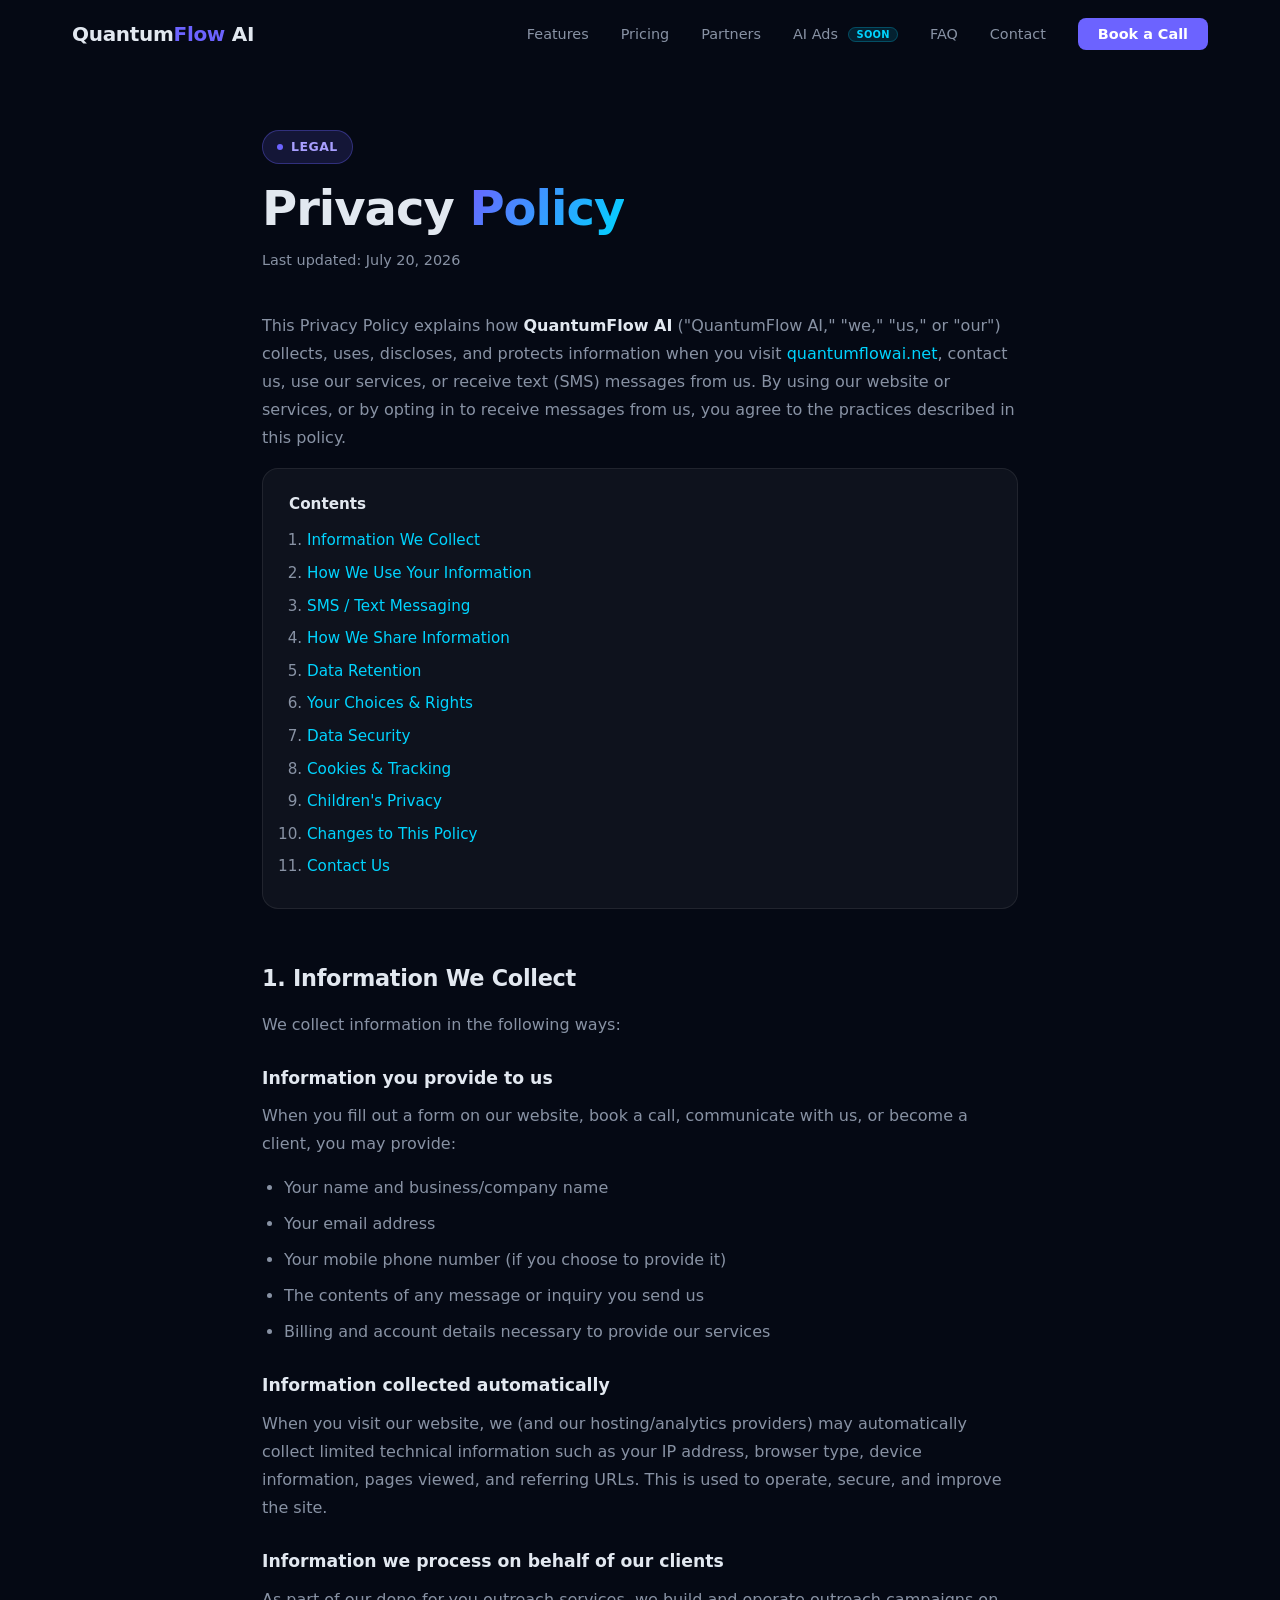
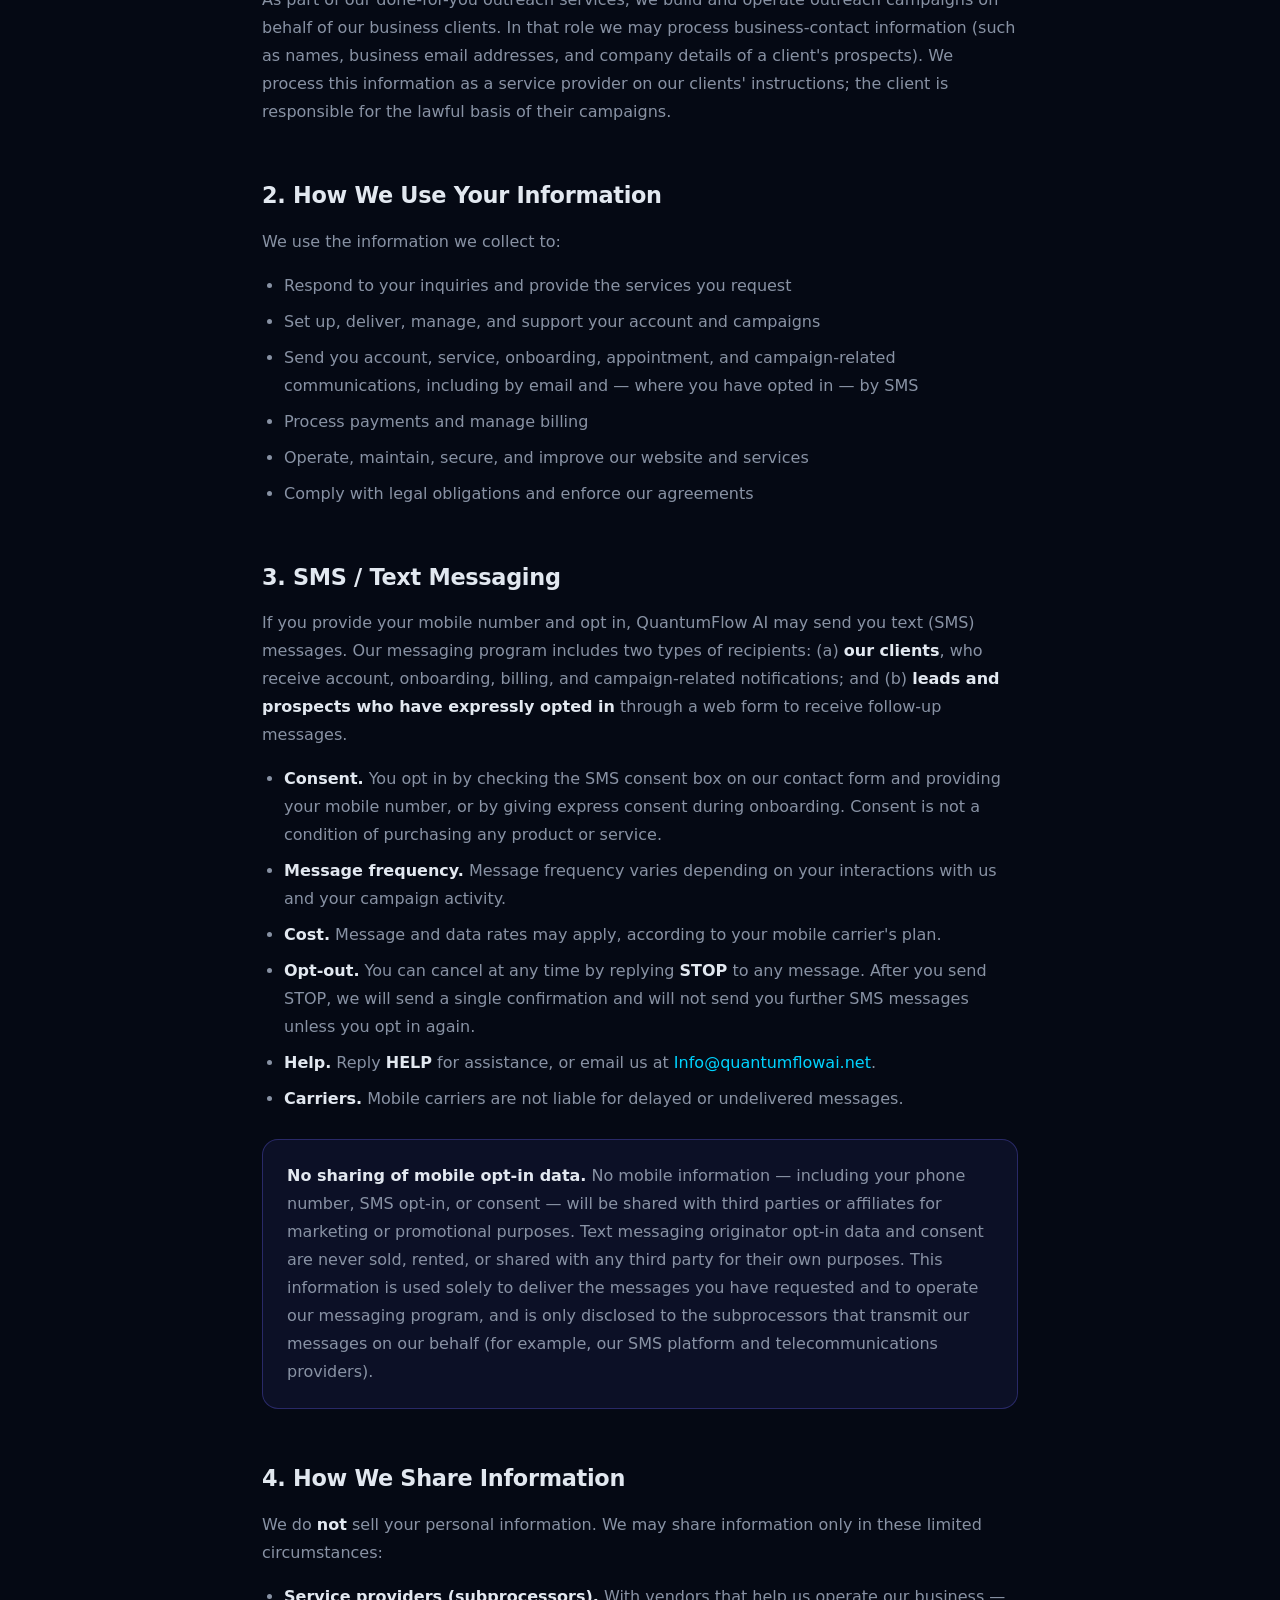
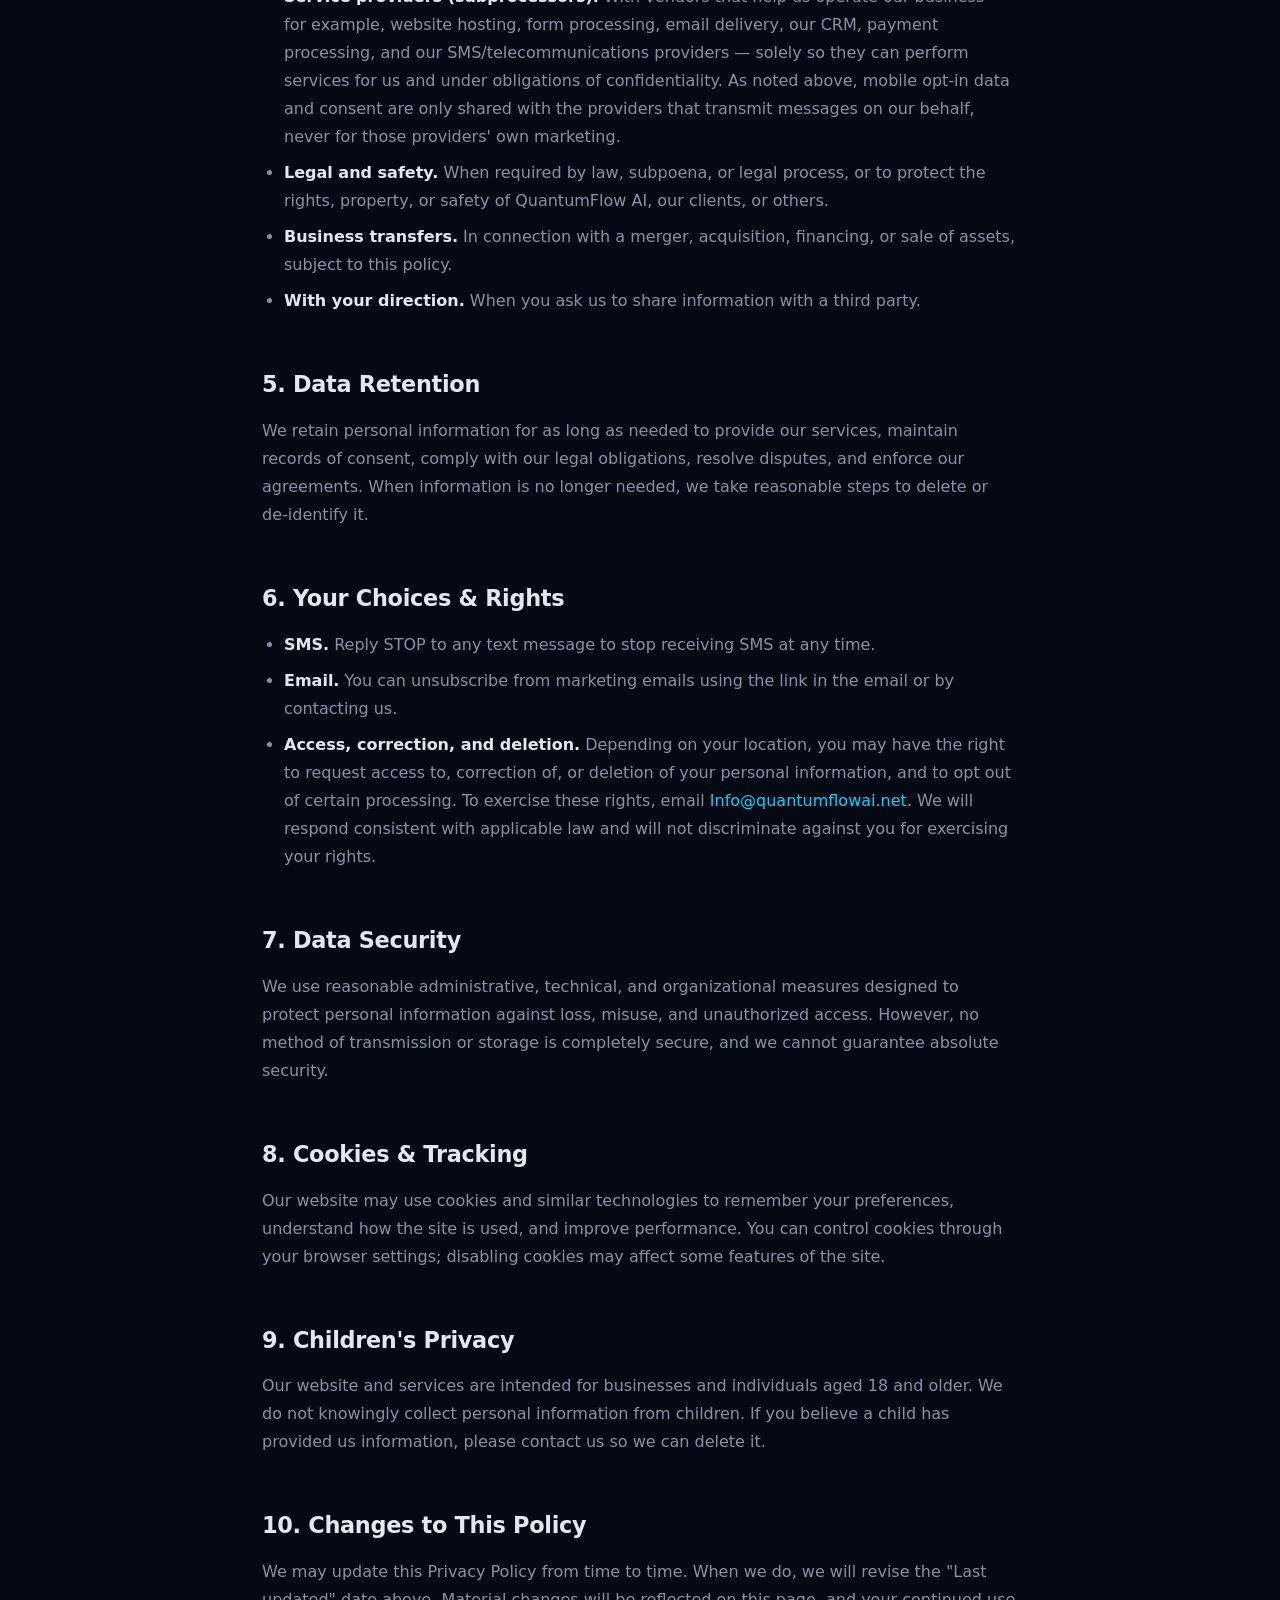
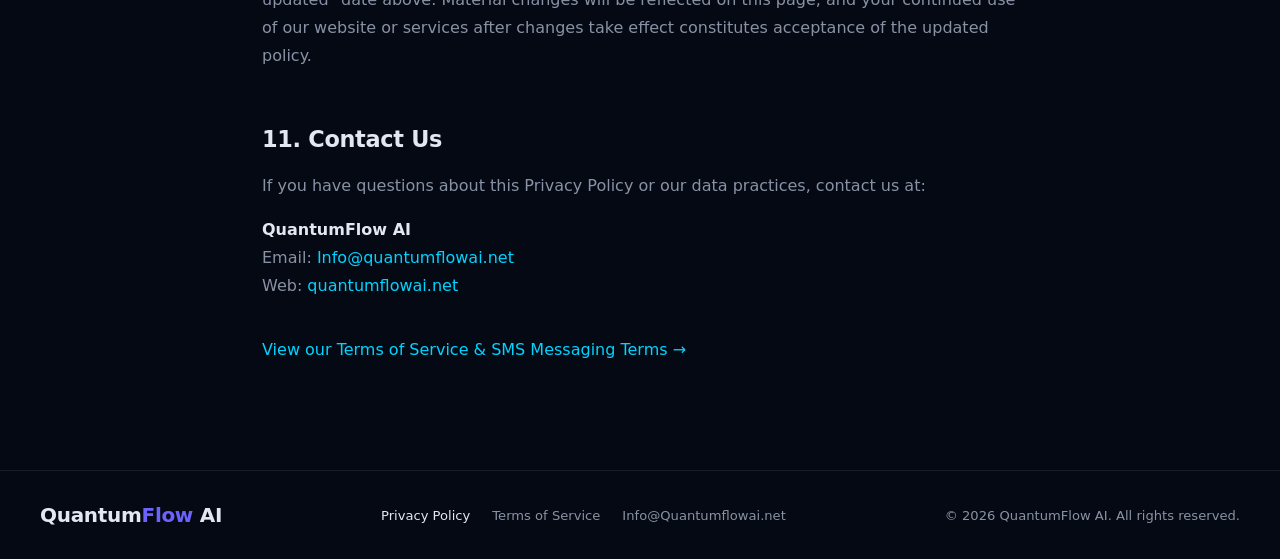
<file: privacy.html>
<!DOCTYPE html>
<html lang="en">
<head>
  <meta charset="UTF-8" />
  <meta name="viewport" content="width=device-width, initial-scale=1.0" />

  <!-- Primary SEO -->
  <title>Privacy Policy — QuantumFlow AI</title>
  <meta name="description" content="How QuantumFlow AI collects, uses, and protects your information — including our SMS/text messaging privacy practices. We never sell your data or share mobile opt-in consent with third parties." />
  <meta name="robots" content="index, follow" />
  <link rel="canonical" href="https://quantumflowai.net/privacy" />

  <!-- Open Graph -->
  <meta property="og:type" content="website" />
  <meta property="og:url" content="https://quantumflowai.net/privacy" />
  <meta property="og:title" content="Privacy Policy — QuantumFlow AI" />
  <meta property="og:description" content="How QuantumFlow AI collects, uses, and protects your information, including our SMS/text messaging privacy practices." />
  <meta property="og:image" content="https://quantumflowai.net/og-image.png" />
  <meta property="og:site_name" content="QuantumFlow AI" />
  <meta property="og:locale" content="en_US" />

  <!-- Branding -->
  <link rel="icon" type="image/png" href="/og-image.png" />
  <meta name="theme-color" content="#6c63ff" />

  <link rel="stylesheet" href="styles.css" />

  <!-- Page-specific styles for long-form legal content -->
  <style>
    .legal-hero {
      max-width: 820px;
      margin: 0 auto;
      padding: 130px 32px 20px;
      text-align: left;
    }
    .legal-hero .badge { margin-bottom: 18px; }
    .legal-hero h1 {
      font-size: clamp(2rem, 4.5vw, 3rem);
      font-weight: 800;
      letter-spacing: -1px;
      line-height: 1.1;
      margin-bottom: 14px;
    }
    .legal-hero h1 span {
      background: linear-gradient(120deg, var(--accent), var(--accent2));
      -webkit-background-clip: text;
      background-clip: text;
      -webkit-text-fill-color: transparent;
    }
    .legal-updated { color: var(--text-muted); font-size: 0.9rem; }

    .legal-body {
      max-width: 820px;
      margin: 0 auto;
      padding: 20px 32px 90px;
    }
    .legal-body h2 {
      font-size: 1.4rem;
      font-weight: 700;
      letter-spacing: -0.3px;
      margin: 44px 0 14px;
      padding-top: 8px;
    }
    .legal-body h3 {
      font-size: 1.08rem;
      font-weight: 700;
      margin: 26px 0 10px;
      color: var(--text);
    }
    .legal-body p,
    .legal-body li {
      color: var(--text-muted);
      font-size: 1rem;
      line-height: 1.75;
    }
    .legal-body p { margin-bottom: 16px; }
    .legal-body ul { margin: 0 0 16px 22px; }
    .legal-body li { margin-bottom: 8px; }
    .legal-body a { color: var(--accent2); text-decoration: none; }
    .legal-body a:hover { text-decoration: underline; }
    .legal-body strong { color: var(--text); }

    .legal-callout {
      background: rgba(108, 99, 255, 0.08);
      border: 1px solid rgba(108, 99, 255, 0.3);
      border-radius: var(--radius);
      padding: 22px 24px;
      margin: 26px 0;
    }
    .legal-callout p:last-child { margin-bottom: 0; }

    .legal-toc {
      background: var(--card-bg);
      border: 1px solid var(--card-border);
      border-radius: var(--radius);
      padding: 22px 26px;
      margin: 8px 0 30px;
    }
    .legal-toc p { font-weight: 700; color: var(--text); margin-bottom: 10px; font-size: 0.95rem; }
    .legal-toc ol { margin: 0 0 0 18px; }
    .legal-toc li { margin-bottom: 6px; font-size: 0.95rem; }
  </style>
</head>
<body>

  <!-- NAV -->
  <nav class="nav" id="nav">
    <div class="nav-inner">
      <a href="index.html" class="logo">Quantum<span>Flow</span> AI</a>
      <ul class="nav-links" id="navLinks">
        <li><a href="index.html#features" class="nav-close">Features</a></li>
        <li><a href="index.html#pricing" class="nav-close">Pricing</a></li>
        <li><a href="partners.html" class="nav-close">Partners</a></li>
        <li><a href="ai-ads.html" class="nav-close">AI Ads <span class="nav-soon">Soon</span></a></li>
        <li><a href="index.html#faq-section" class="nav-close">FAQ</a></li>
        <li><a href="index.html#contact" class="nav-close">Contact</a></li>
        <li><a href="index.html#contact" class="btn-nav nav-close">Book a Call</a></li>
      </ul>
      <button class="hamburger" id="hamburger" aria-label="Toggle menu">
        <span></span><span></span><span></span>
      </button>
    </div>
  </nav>

  <!-- HERO -->
  <header class="legal-hero">
    <div class="badge">Legal</div>
    <h1>Privacy <span>Policy</span></h1>
    <p class="legal-updated">Last updated: July 20, 2026</p>
  </header>

  <!-- BODY -->
  <main class="legal-body">

    <p>This Privacy Policy explains how <strong>QuantumFlow AI</strong> ("QuantumFlow AI," "we," "us," or "our") collects, uses, discloses, and protects information when you visit <a href="https://quantumflowai.net">quantumflowai.net</a>, contact us, use our services, or receive text (SMS) messages from us. By using our website or services, or by opting in to receive messages from us, you agree to the practices described in this policy.</p>

    <div class="legal-toc">
      <p>Contents</p>
      <ol>
        <li><a href="#collect">Information We Collect</a></li>
        <li><a href="#use">How We Use Your Information</a></li>
        <li><a href="#sms">SMS / Text Messaging</a></li>
        <li><a href="#share">How We Share Information</a></li>
        <li><a href="#retention">Data Retention</a></li>
        <li><a href="#rights">Your Choices &amp; Rights</a></li>
        <li><a href="#security">Data Security</a></li>
        <li><a href="#cookies">Cookies &amp; Tracking</a></li>
        <li><a href="#children">Children's Privacy</a></li>
        <li><a href="#changes">Changes to This Policy</a></li>
        <li><a href="#contact">Contact Us</a></li>
      </ol>
    </div>

    <h2 id="collect">1. Information We Collect</h2>
    <p>We collect information in the following ways:</p>

    <h3>Information you provide to us</h3>
    <p>When you fill out a form on our website, book a call, communicate with us, or become a client, you may provide:</p>
    <ul>
      <li>Your name and business/company name</li>
      <li>Your email address</li>
      <li>Your mobile phone number (if you choose to provide it)</li>
      <li>The contents of any message or inquiry you send us</li>
      <li>Billing and account details necessary to provide our services</li>
    </ul>

    <h3>Information collected automatically</h3>
    <p>When you visit our website, we (and our hosting/analytics providers) may automatically collect limited technical information such as your IP address, browser type, device information, pages viewed, and referring URLs. This is used to operate, secure, and improve the site.</p>

    <h3>Information we process on behalf of our clients</h3>
    <p>As part of our done-for-you outreach services, we build and operate outreach campaigns on behalf of our business clients. In that role we may process business-contact information (such as names, business email addresses, and company details of a client's prospects). We process this information as a service provider on our clients' instructions; the client is responsible for the lawful basis of their campaigns.</p>

    <h2 id="use">2. How We Use Your Information</h2>
    <p>We use the information we collect to:</p>
    <ul>
      <li>Respond to your inquiries and provide the services you request</li>
      <li>Set up, deliver, manage, and support your account and campaigns</li>
      <li>Send you account, service, onboarding, appointment, and campaign-related communications, including by email and — where you have opted in — by SMS</li>
      <li>Process payments and manage billing</li>
      <li>Operate, maintain, secure, and improve our website and services</li>
      <li>Comply with legal obligations and enforce our agreements</li>
    </ul>

    <h2 id="sms">3. SMS / Text Messaging</h2>
    <p>If you provide your mobile number and opt in, QuantumFlow AI may send you text (SMS) messages. Our messaging program includes two types of recipients: (a) <strong>our clients</strong>, who receive account, onboarding, billing, and campaign-related notifications; and (b) <strong>leads and prospects who have expressly opted in</strong> through a web form to receive follow-up messages.</p>

    <ul>
      <li><strong>Consent.</strong> You opt in by checking the SMS consent box on our contact form and providing your mobile number, or by giving express consent during onboarding. Consent is not a condition of purchasing any product or service.</li>
      <li><strong>Message frequency.</strong> Message frequency varies depending on your interactions with us and your campaign activity.</li>
      <li><strong>Cost.</strong> Message and data rates may apply, according to your mobile carrier's plan.</li>
      <li><strong>Opt-out.</strong> You can cancel at any time by replying <strong>STOP</strong> to any message. After you send STOP, we will send a single confirmation and will not send you further SMS messages unless you opt in again.</li>
      <li><strong>Help.</strong> Reply <strong>HELP</strong> for assistance, or email us at <a href="mailto:Info@quantumflowai.net">Info@quantumflowai.net</a>.</li>
      <li><strong>Carriers.</strong> Mobile carriers are not liable for delayed or undelivered messages.</li>
    </ul>

    <div class="legal-callout">
      <p><strong>No sharing of mobile opt-in data.</strong> No mobile information — including your phone number, SMS opt-in, or consent — will be shared with third parties or affiliates for marketing or promotional purposes. Text messaging originator opt-in data and consent are never sold, rented, or shared with any third party for their own purposes. This information is used solely to deliver the messages you have requested and to operate our messaging program, and is only disclosed to the subprocessors that transmit our messages on our behalf (for example, our SMS platform and telecommunications providers).</p>
    </div>

    <h2 id="share">4. How We Share Information</h2>
    <p>We do <strong>not</strong> sell your personal information. We may share information only in these limited circumstances:</p>
    <ul>
      <li><strong>Service providers (subprocessors).</strong> With vendors that help us operate our business — for example, website hosting, form processing, email delivery, our CRM, payment processing, and our SMS/telecommunications providers — solely so they can perform services for us and under obligations of confidentiality. As noted above, mobile opt-in data and consent are only shared with the providers that transmit messages on our behalf, never for those providers' own marketing.</li>
      <li><strong>Legal and safety.</strong> When required by law, subpoena, or legal process, or to protect the rights, property, or safety of QuantumFlow AI, our clients, or others.</li>
      <li><strong>Business transfers.</strong> In connection with a merger, acquisition, financing, or sale of assets, subject to this policy.</li>
      <li><strong>With your direction.</strong> When you ask us to share information with a third party.</li>
    </ul>

    <h2 id="retention">5. Data Retention</h2>
    <p>We retain personal information for as long as needed to provide our services, maintain records of consent, comply with our legal obligations, resolve disputes, and enforce our agreements. When information is no longer needed, we take reasonable steps to delete or de-identify it.</p>

    <h2 id="rights">6. Your Choices &amp; Rights</h2>
    <ul>
      <li><strong>SMS.</strong> Reply STOP to any text message to stop receiving SMS at any time.</li>
      <li><strong>Email.</strong> You can unsubscribe from marketing emails using the link in the email or by contacting us.</li>
      <li><strong>Access, correction, and deletion.</strong> Depending on your location, you may have the right to request access to, correction of, or deletion of your personal information, and to opt out of certain processing. To exercise these rights, email <a href="mailto:Info@quantumflowai.net">Info@quantumflowai.net</a>. We will respond consistent with applicable law and will not discriminate against you for exercising your rights.</li>
    </ul>

    <h2 id="security">7. Data Security</h2>
    <p>We use reasonable administrative, technical, and organizational measures designed to protect personal information against loss, misuse, and unauthorized access. However, no method of transmission or storage is completely secure, and we cannot guarantee absolute security.</p>

    <h2 id="cookies">8. Cookies &amp; Tracking</h2>
    <p>Our website may use cookies and similar technologies to remember your preferences, understand how the site is used, and improve performance. You can control cookies through your browser settings; disabling cookies may affect some features of the site.</p>

    <h2 id="children">9. Children's Privacy</h2>
    <p>Our website and services are intended for businesses and individuals aged 18 and older. We do not knowingly collect personal information from children. If you believe a child has provided us information, please contact us so we can delete it.</p>

    <h2 id="changes">10. Changes to This Policy</h2>
    <p>We may update this Privacy Policy from time to time. When we do, we will revise the "Last updated" date above. Material changes will be reflected on this page, and your continued use of our website or services after changes take effect constitutes acceptance of the updated policy.</p>

    <h2 id="contact">11. Contact Us</h2>
    <p>If you have questions about this Privacy Policy or our data practices, contact us at:</p>
    <p>
      <strong>QuantumFlow AI</strong><br />
      Email: <a href="mailto:Info@quantumflowai.net">Info@quantumflowai.net</a><br />
      Web: <a href="https://quantumflowai.net">quantumflowai.net</a>
    </p>

    <p style="margin-top:36px;"><a href="terms.html">View our Terms of Service &amp; SMS Messaging Terms →</a></p>

  </main>

  <!-- FOOTER -->
  <footer class="footer">
    <div class="footer-inner">
      <a href="index.html" class="logo">Quantum<span>Flow</span> AI</a>
      <nav class="footer-links" aria-label="Legal">
        <a href="privacy.html" class="footer-email" aria-current="page">Privacy Policy</a>
        <a href="terms.html" class="footer-email">Terms of Service</a>
        <a href="mailto:Info@Quantumflowai.net" class="footer-email">Info@Quantumflowai.net</a>
      </nav>
      <p>© 2026 QuantumFlow AI. All rights reserved.</p>
    </div>
  </footer>

  <script src="script.js"></script>
</body>
</html>
</file>
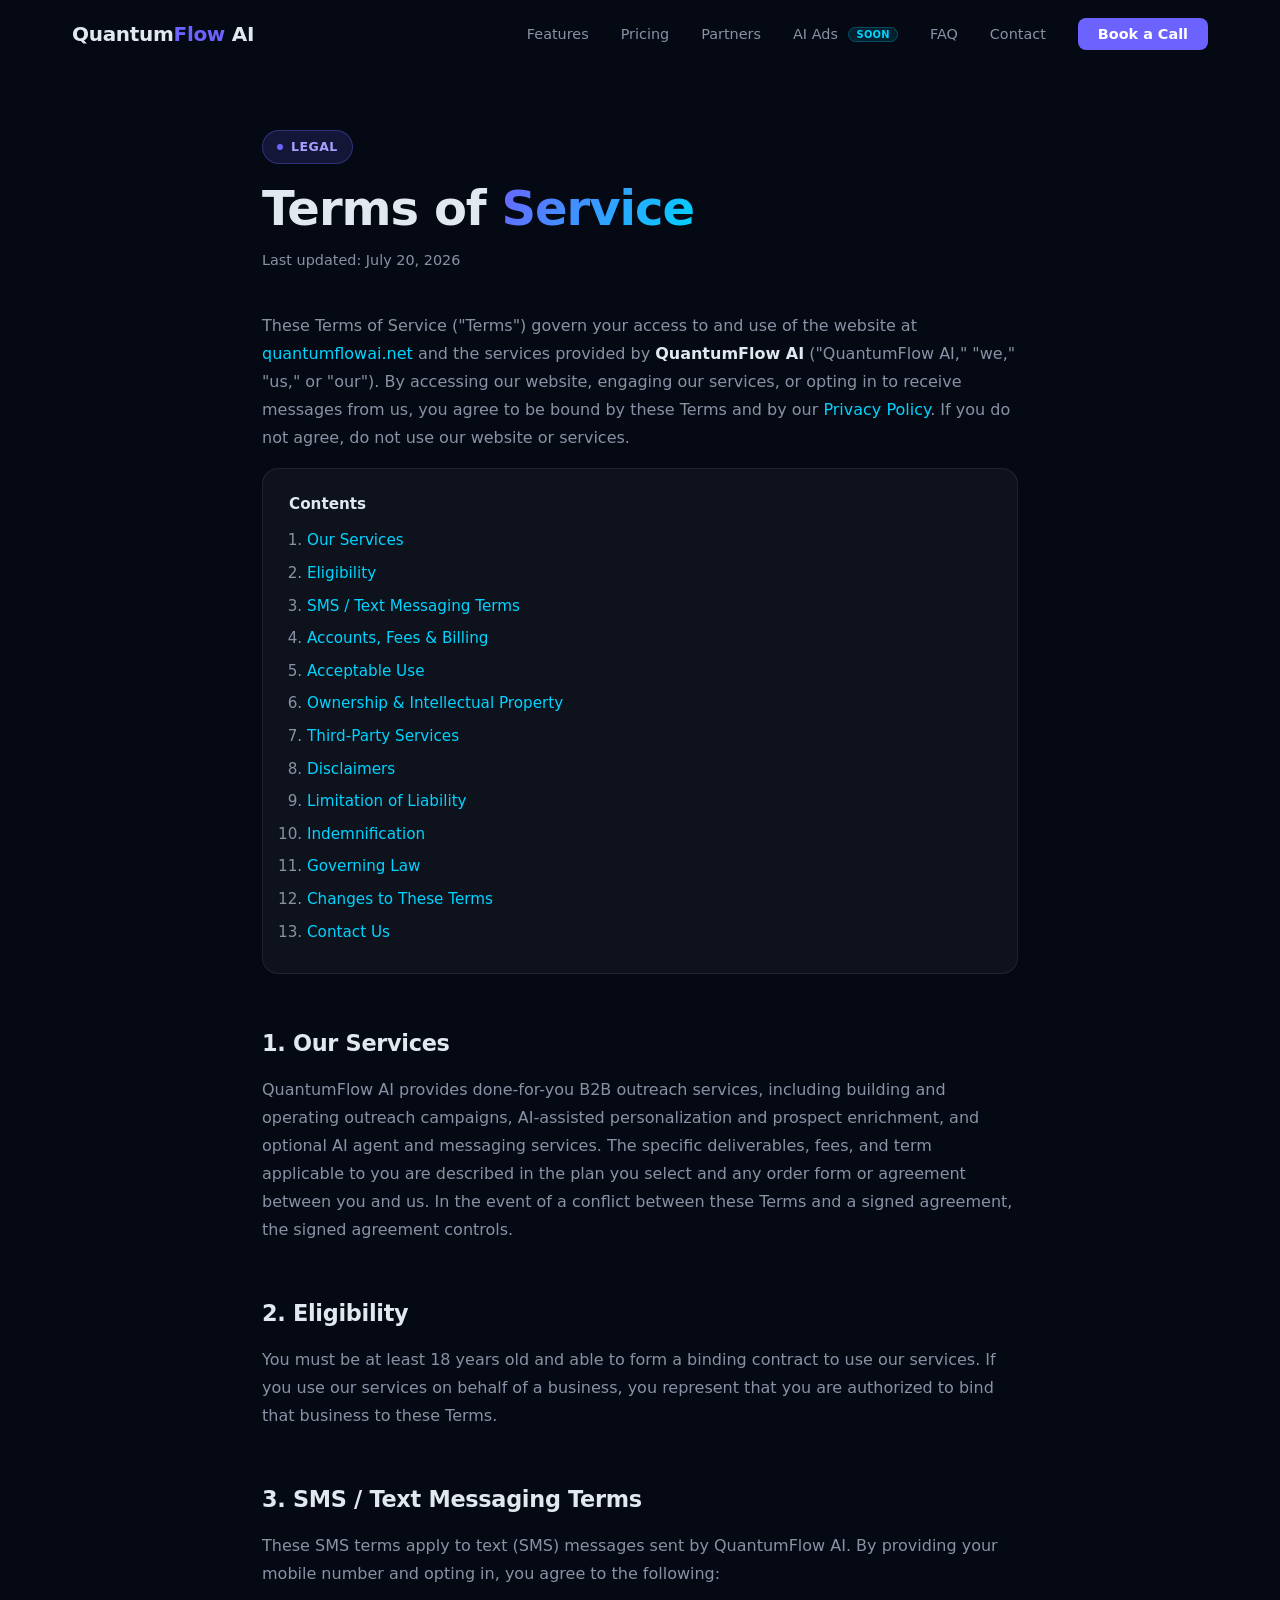
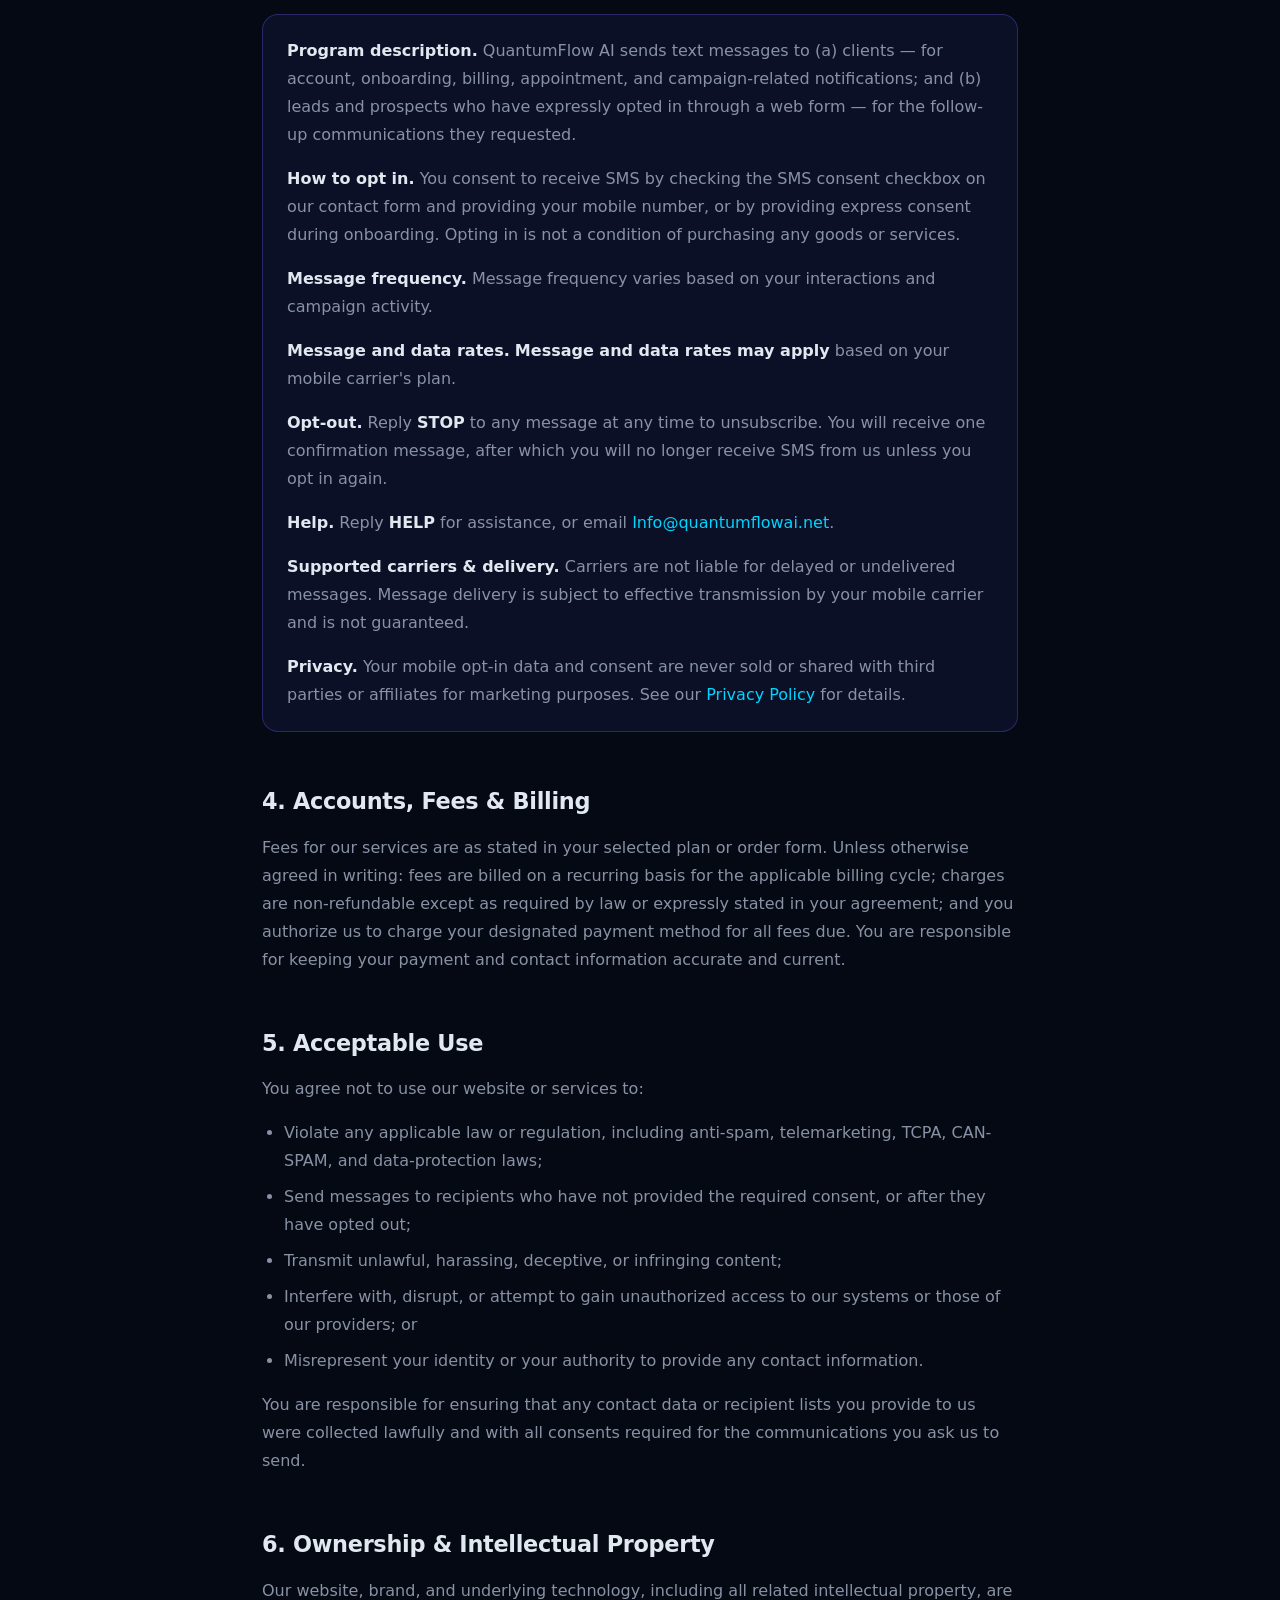
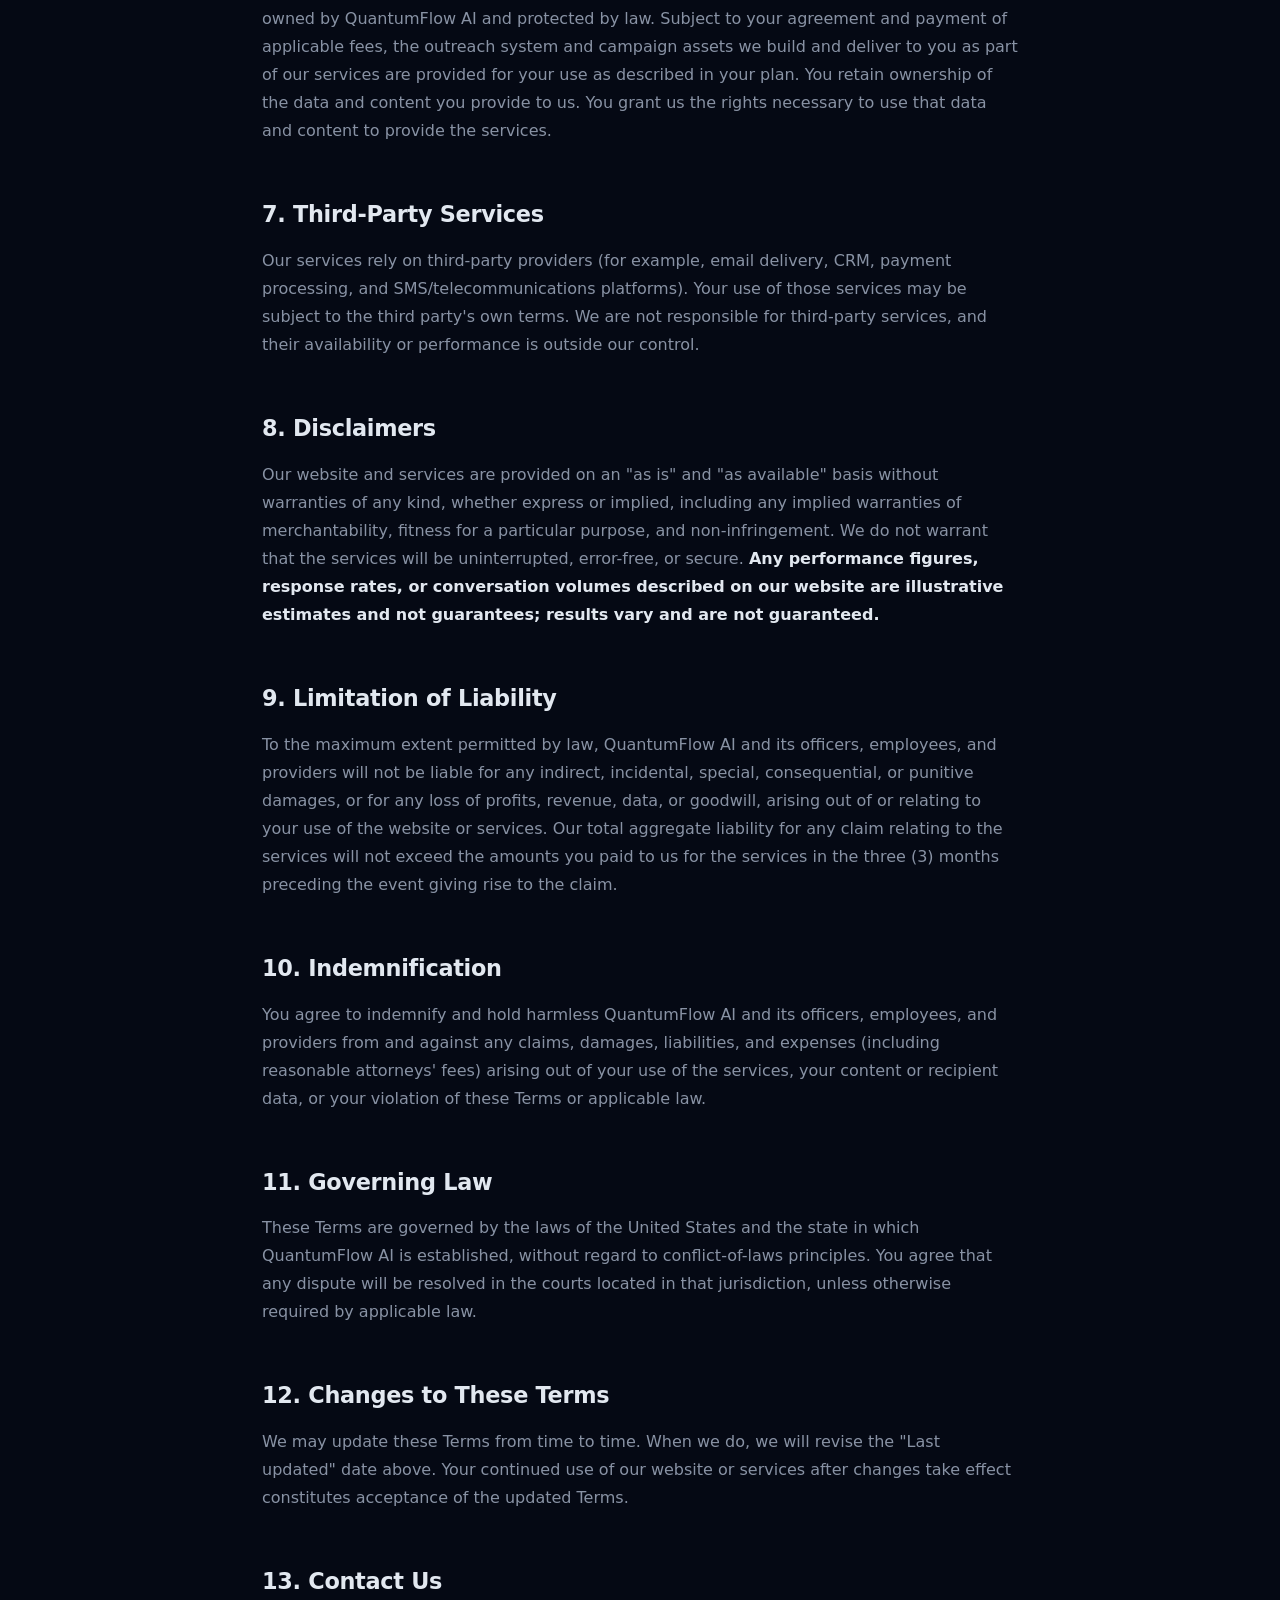
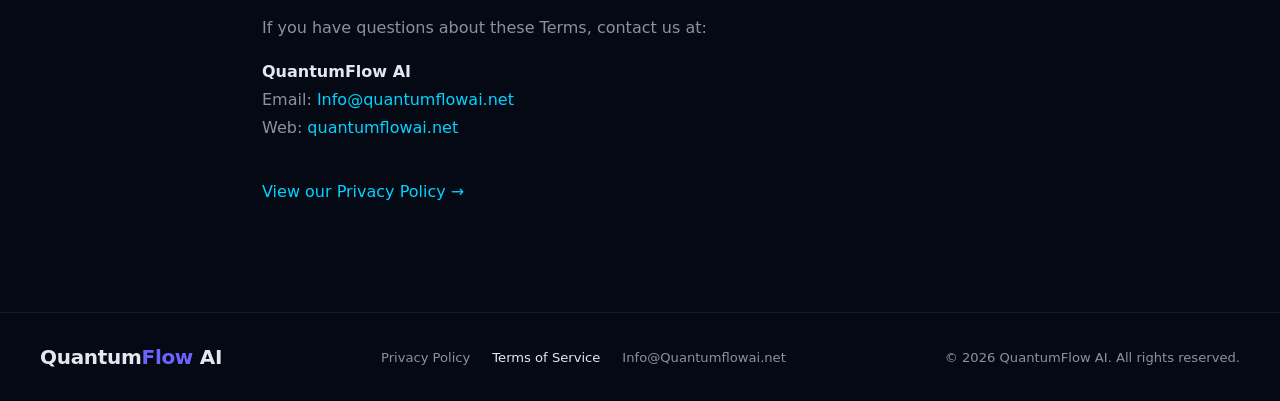
<file: terms.html>
<!DOCTYPE html>
<html lang="en">
<head>
  <meta charset="UTF-8" />
  <meta name="viewport" content="width=device-width, initial-scale=1.0" />

  <!-- Primary SEO -->
  <title>Terms of Service — QuantumFlow AI</title>
  <meta name="description" content="QuantumFlow AI Terms of Service, including our SMS/text messaging terms and conditions: opt-in, message frequency, STOP and HELP instructions, and message and data rates." />
  <meta name="robots" content="index, follow" />
  <link rel="canonical" href="https://quantumflowai.net/terms" />

  <!-- Open Graph -->
  <meta property="og:type" content="website" />
  <meta property="og:url" content="https://quantumflowai.net/terms" />
  <meta property="og:title" content="Terms of Service — QuantumFlow AI" />
  <meta property="og:description" content="QuantumFlow AI Terms of Service, including SMS/text messaging terms and conditions." />
  <meta property="og:image" content="https://quantumflowai.net/og-image.png" />
  <meta property="og:site_name" content="QuantumFlow AI" />
  <meta property="og:locale" content="en_US" />

  <!-- Branding -->
  <link rel="icon" type="image/png" href="/og-image.png" />
  <meta name="theme-color" content="#6c63ff" />

  <link rel="stylesheet" href="styles.css" />

  <!-- Page-specific styles for long-form legal content -->
  <style>
    .legal-hero {
      max-width: 820px;
      margin: 0 auto;
      padding: 130px 32px 20px;
      text-align: left;
    }
    .legal-hero .badge { margin-bottom: 18px; }
    .legal-hero h1 {
      font-size: clamp(2rem, 4.5vw, 3rem);
      font-weight: 800;
      letter-spacing: -1px;
      line-height: 1.1;
      margin-bottom: 14px;
    }
    .legal-hero h1 span {
      background: linear-gradient(120deg, var(--accent), var(--accent2));
      -webkit-background-clip: text;
      background-clip: text;
      -webkit-text-fill-color: transparent;
    }
    .legal-updated { color: var(--text-muted); font-size: 0.9rem; }

    .legal-body {
      max-width: 820px;
      margin: 0 auto;
      padding: 20px 32px 90px;
    }
    .legal-body h2 {
      font-size: 1.4rem;
      font-weight: 700;
      letter-spacing: -0.3px;
      margin: 44px 0 14px;
      padding-top: 8px;
    }
    .legal-body h3 {
      font-size: 1.08rem;
      font-weight: 700;
      margin: 26px 0 10px;
      color: var(--text);
    }
    .legal-body p,
    .legal-body li {
      color: var(--text-muted);
      font-size: 1rem;
      line-height: 1.75;
    }
    .legal-body p { margin-bottom: 16px; }
    .legal-body ul { margin: 0 0 16px 22px; }
    .legal-body li { margin-bottom: 8px; }
    .legal-body a { color: var(--accent2); text-decoration: none; }
    .legal-body a:hover { text-decoration: underline; }
    .legal-body strong { color: var(--text); }

    .legal-callout {
      background: rgba(108, 99, 255, 0.08);
      border: 1px solid rgba(108, 99, 255, 0.3);
      border-radius: var(--radius);
      padding: 22px 24px;
      margin: 26px 0;
    }
    .legal-callout p:last-child { margin-bottom: 0; }

    .legal-toc {
      background: var(--card-bg);
      border: 1px solid var(--card-border);
      border-radius: var(--radius);
      padding: 22px 26px;
      margin: 8px 0 30px;
    }
    .legal-toc p { font-weight: 700; color: var(--text); margin-bottom: 10px; font-size: 0.95rem; }
    .legal-toc ol { margin: 0 0 0 18px; }
    .legal-toc li { margin-bottom: 6px; font-size: 0.95rem; }
  </style>
</head>
<body>

  <!-- NAV -->
  <nav class="nav" id="nav">
    <div class="nav-inner">
      <a href="index.html" class="logo">Quantum<span>Flow</span> AI</a>
      <ul class="nav-links" id="navLinks">
        <li><a href="index.html#features" class="nav-close">Features</a></li>
        <li><a href="index.html#pricing" class="nav-close">Pricing</a></li>
        <li><a href="partners.html" class="nav-close">Partners</a></li>
        <li><a href="ai-ads.html" class="nav-close">AI Ads <span class="nav-soon">Soon</span></a></li>
        <li><a href="index.html#faq-section" class="nav-close">FAQ</a></li>
        <li><a href="index.html#contact" class="nav-close">Contact</a></li>
        <li><a href="index.html#contact" class="btn-nav nav-close">Book a Call</a></li>
      </ul>
      <button class="hamburger" id="hamburger" aria-label="Toggle menu">
        <span></span><span></span><span></span>
      </button>
    </div>
  </nav>

  <!-- HERO -->
  <header class="legal-hero">
    <div class="badge">Legal</div>
    <h1>Terms of <span>Service</span></h1>
    <p class="legal-updated">Last updated: July 20, 2026</p>
  </header>

  <!-- BODY -->
  <main class="legal-body">

    <p>These Terms of Service ("Terms") govern your access to and use of the website at <a href="https://quantumflowai.net">quantumflowai.net</a> and the services provided by <strong>QuantumFlow AI</strong> ("QuantumFlow AI," "we," "us," or "our"). By accessing our website, engaging our services, or opting in to receive messages from us, you agree to be bound by these Terms and by our <a href="privacy.html">Privacy Policy</a>. If you do not agree, do not use our website or services.</p>

    <div class="legal-toc">
      <p>Contents</p>
      <ol>
        <li><a href="#services">Our Services</a></li>
        <li><a href="#eligibility">Eligibility</a></li>
        <li><a href="#sms">SMS / Text Messaging Terms</a></li>
        <li><a href="#accounts">Accounts, Fees &amp; Billing</a></li>
        <li><a href="#acceptable">Acceptable Use</a></li>
        <li><a href="#ownership">Ownership &amp; Intellectual Property</a></li>
        <li><a href="#thirdparty">Third-Party Services</a></li>
        <li><a href="#disclaimer">Disclaimers</a></li>
        <li><a href="#liability">Limitation of Liability</a></li>
        <li><a href="#indemnity">Indemnification</a></li>
        <li><a href="#law">Governing Law</a></li>
        <li><a href="#changes">Changes to These Terms</a></li>
        <li><a href="#contact">Contact Us</a></li>
      </ol>
    </div>

    <h2 id="services">1. Our Services</h2>
    <p>QuantumFlow AI provides done-for-you B2B outreach services, including building and operating outreach campaigns, AI-assisted personalization and prospect enrichment, and optional AI agent and messaging services. The specific deliverables, fees, and term applicable to you are described in the plan you select and any order form or agreement between you and us. In the event of a conflict between these Terms and a signed agreement, the signed agreement controls.</p>

    <h2 id="eligibility">2. Eligibility</h2>
    <p>You must be at least 18 years old and able to form a binding contract to use our services. If you use our services on behalf of a business, you represent that you are authorized to bind that business to these Terms.</p>

    <h2 id="sms">3. SMS / Text Messaging Terms</h2>
    <p>These SMS terms apply to text (SMS) messages sent by QuantumFlow AI. By providing your mobile number and opting in, you agree to the following:</p>

    <div class="legal-callout">
      <p><strong>Program description.</strong> QuantumFlow AI sends text messages to (a) clients — for account, onboarding, billing, appointment, and campaign-related notifications; and (b) leads and prospects who have expressly opted in through a web form — for the follow-up communications they requested.</p>
      <p><strong>How to opt in.</strong> You consent to receive SMS by checking the SMS consent checkbox on our contact form and providing your mobile number, or by providing express consent during onboarding. Opting in is not a condition of purchasing any goods or services.</p>
      <p><strong>Message frequency.</strong> Message frequency varies based on your interactions and campaign activity.</p>
      <p><strong>Message and data rates.</strong> <strong>Message and data rates may apply</strong> based on your mobile carrier's plan.</p>
      <p><strong>Opt-out.</strong> Reply <strong>STOP</strong> to any message at any time to unsubscribe. You will receive one confirmation message, after which you will no longer receive SMS from us unless you opt in again.</p>
      <p><strong>Help.</strong> Reply <strong>HELP</strong> for assistance, or email <a href="mailto:Info@quantumflowai.net">Info@quantumflowai.net</a>.</p>
      <p><strong>Supported carriers &amp; delivery.</strong> Carriers are not liable for delayed or undelivered messages. Message delivery is subject to effective transmission by your mobile carrier and is not guaranteed.</p>
      <p><strong>Privacy.</strong> Your mobile opt-in data and consent are never sold or shared with third parties or affiliates for marketing purposes. See our <a href="privacy.html">Privacy Policy</a> for details.</p>
    </div>

    <h2 id="accounts">4. Accounts, Fees &amp; Billing</h2>
    <p>Fees for our services are as stated in your selected plan or order form. Unless otherwise agreed in writing: fees are billed on a recurring basis for the applicable billing cycle; charges are non-refundable except as required by law or expressly stated in your agreement; and you authorize us to charge your designated payment method for all fees due. You are responsible for keeping your payment and contact information accurate and current.</p>

    <h2 id="acceptable">5. Acceptable Use</h2>
    <p>You agree not to use our website or services to:</p>
    <ul>
      <li>Violate any applicable law or regulation, including anti-spam, telemarketing, TCPA, CAN-SPAM, and data-protection laws;</li>
      <li>Send messages to recipients who have not provided the required consent, or after they have opted out;</li>
      <li>Transmit unlawful, harassing, deceptive, or infringing content;</li>
      <li>Interfere with, disrupt, or attempt to gain unauthorized access to our systems or those of our providers; or</li>
      <li>Misrepresent your identity or your authority to provide any contact information.</li>
    </ul>
    <p>You are responsible for ensuring that any contact data or recipient lists you provide to us were collected lawfully and with all consents required for the communications you ask us to send.</p>

    <h2 id="ownership">6. Ownership &amp; Intellectual Property</h2>
    <p>Our website, brand, and underlying technology, including all related intellectual property, are owned by QuantumFlow AI and protected by law. Subject to your agreement and payment of applicable fees, the outreach system and campaign assets we build and deliver to you as part of our services are provided for your use as described in your plan. You retain ownership of the data and content you provide to us. You grant us the rights necessary to use that data and content to provide the services.</p>

    <h2 id="thirdparty">7. Third-Party Services</h2>
    <p>Our services rely on third-party providers (for example, email delivery, CRM, payment processing, and SMS/telecommunications platforms). Your use of those services may be subject to the third party's own terms. We are not responsible for third-party services, and their availability or performance is outside our control.</p>

    <h2 id="disclaimer">8. Disclaimers</h2>
    <p>Our website and services are provided on an "as is" and "as available" basis without warranties of any kind, whether express or implied, including any implied warranties of merchantability, fitness for a particular purpose, and non-infringement. We do not warrant that the services will be uninterrupted, error-free, or secure. <strong>Any performance figures, response rates, or conversation volumes described on our website are illustrative estimates and not guarantees; results vary and are not guaranteed.</strong></p>

    <h2 id="liability">9. Limitation of Liability</h2>
    <p>To the maximum extent permitted by law, QuantumFlow AI and its officers, employees, and providers will not be liable for any indirect, incidental, special, consequential, or punitive damages, or for any loss of profits, revenue, data, or goodwill, arising out of or relating to your use of the website or services. Our total aggregate liability for any claim relating to the services will not exceed the amounts you paid to us for the services in the three (3) months preceding the event giving rise to the claim.</p>

    <h2 id="indemnity">10. Indemnification</h2>
    <p>You agree to indemnify and hold harmless QuantumFlow AI and its officers, employees, and providers from and against any claims, damages, liabilities, and expenses (including reasonable attorneys' fees) arising out of your use of the services, your content or recipient data, or your violation of these Terms or applicable law.</p>

    <h2 id="law">11. Governing Law</h2>
    <p>These Terms are governed by the laws of the United States and the state in which QuantumFlow AI is established, without regard to conflict-of-laws principles. You agree that any dispute will be resolved in the courts located in that jurisdiction, unless otherwise required by applicable law.</p>

    <h2 id="changes">12. Changes to These Terms</h2>
    <p>We may update these Terms from time to time. When we do, we will revise the "Last updated" date above. Your continued use of our website or services after changes take effect constitutes acceptance of the updated Terms.</p>

    <h2 id="contact">13. Contact Us</h2>
    <p>If you have questions about these Terms, contact us at:</p>
    <p>
      <strong>QuantumFlow AI</strong><br />
      Email: <a href="mailto:Info@quantumflowai.net">Info@quantumflowai.net</a><br />
      Web: <a href="https://quantumflowai.net">quantumflowai.net</a>
    </p>

    <p style="margin-top:36px;"><a href="privacy.html">View our Privacy Policy →</a></p>

  </main>

  <!-- FOOTER -->
  <footer class="footer">
    <div class="footer-inner">
      <a href="index.html" class="logo">Quantum<span>Flow</span> AI</a>
      <nav class="footer-links" aria-label="Legal">
        <a href="privacy.html" class="footer-email">Privacy Policy</a>
        <a href="terms.html" class="footer-email" aria-current="page">Terms of Service</a>
        <a href="mailto:Info@Quantumflowai.net" class="footer-email">Info@Quantumflowai.net</a>
      </nav>
      <p>© 2026 QuantumFlow AI. All rights reserved.</p>
    </div>
  </footer>

  <script src="script.js"></script>
</body>
</html>
</file>
<file: styles.css>
/* ===================== RESET & BASE ===================== */
*, *::before, *::after { box-sizing: border-box; margin: 0; padding: 0; }

:root {
  --bg: #050914;
  --bg2: #080f20;
  --accent: #6c63ff;
  --accent2: #00d4ff;
  --accent3: #a855f7;
  --text: #e2e8f0;
  --text-muted: #8892a4;
  --card-bg: rgba(255,255,255,0.04);
  --card-border: rgba(255,255,255,0.08);
  --radius: 16px;
  --transition: 0.4s cubic-bezier(0.25, 0.46, 0.45, 0.94);
}

html { scroll-behavior: smooth; }

body {
  font-family: 'Segoe UI', system-ui, -apple-system, sans-serif;
  background: var(--bg);
  color: var(--text);
  overflow-x: hidden;
  line-height: 1.6;
}

/* ===================== NAV ===================== */
.nav {
  position: fixed;
  top: 0; left: 0; right: 0;
  z-index: 100;
  padding: 18px 0;
  transition: background var(--transition), backdrop-filter var(--transition);
}
.nav.scrolled {
  background: rgba(5,9,20,0.85);
  backdrop-filter: blur(20px);
  border-bottom: 1px solid var(--card-border);
}
.nav-inner {
  max-width: 1200px;
  margin: 0 auto;
  padding: 0 32px;
  display: flex;
  align-items: center;
  justify-content: space-between;
}
.logo {
  font-size: 1.25rem;
  font-weight: 700;
  color: var(--text);
  text-decoration: none;
  letter-spacing: -0.3px;
}
.logo span { color: var(--accent); }

.nav-links {
  display: flex;
  align-items: center;
  gap: 32px;
  list-style: none;
}
.nav-links a {
  color: var(--text-muted);
  text-decoration: none;
  font-size: 0.9rem;
  transition: color 0.2s;
}
.nav-links a:hover { color: var(--text); }

.btn-nav {
  background: var(--accent) !important;
  color: #fff !important;
  padding: 8px 20px;
  border-radius: 8px;
  font-weight: 600;
  transition: opacity 0.2s, transform 0.2s !important;
}
.btn-nav:hover { opacity: 0.85; transform: translateY(-1px); }

.nav-soon {
  font-size: 0.62rem;
  font-weight: 700;
  color: var(--accent2);
  background: rgba(0,212,255,0.12);
  border: 1px solid rgba(0,212,255,0.25);
  padding: 1px 7px;
  border-radius: 999px;
  margin-left: 6px;
  text-transform: uppercase;
  letter-spacing: 0.3px;
  vertical-align: middle;
}

/* ===================== HERO ===================== */
.hero {
  min-height: 100vh;
  display: flex;
  align-items: center;
  position: relative;
  overflow: hidden;
  padding: 100px 32px 60px;
  gap: 60px;
  max-width: 1200px;
  margin: 0 auto;
}

#particles {
  position: fixed;
  top: 0; left: 0;
  width: 100%; height: 100%;
  z-index: 0;
  pointer-events: none;
}

.hero-content {
  position: relative;
  z-index: 1;
  flex: 1;
  max-width: 600px;
}

.badge {
  display: inline-flex;
  align-items: center;
  gap: 8px;
  background: rgba(108, 99, 255, 0.15);
  border: 1px solid rgba(108, 99, 255, 0.35);
  color: #a89fff;
  padding: 6px 14px;
  border-radius: 999px;
  font-size: 0.78rem;
  font-weight: 600;
  letter-spacing: 0.5px;
  text-transform: uppercase;
  margin-bottom: 20px;
}
.badge::before {
  content: '';
  width: 6px; height: 6px;
  background: var(--accent);
  border-radius: 50%;
  animation: pulse-dot 1.8s infinite;
}

@keyframes pulse-dot {
  0%, 100% { opacity: 1; transform: scale(1); }
  50% { opacity: 0.5; transform: scale(1.5); }
}

h1 {
  font-size: clamp(2.5rem, 5vw, 4rem);
  font-weight: 800;
  line-height: 1.1;
  letter-spacing: -1.5px;
  margin-bottom: 20px;
}
h1 span {
  background: linear-gradient(135deg, var(--accent), var(--accent2), var(--accent3));
  -webkit-background-clip: text;
  -webkit-text-fill-color: transparent;
  background-clip: text;
  animation: gradient-shift 4s ease infinite;
  background-size: 200%;
}

@keyframes gradient-shift {
  0% { background-position: 0% 50%; }
  50% { background-position: 100% 50%; }
  100% { background-position: 0% 50%; }
}

.hero-content > p {
  font-size: 1.1rem;
  color: var(--text-muted);
  margin-bottom: 32px;
  max-width: 480px;
}

.hero-btns {
  display: flex;
  gap: 14px;
  flex-wrap: wrap;
  margin-bottom: 48px;
}

.btn-primary {
  background: linear-gradient(135deg, var(--accent), var(--accent3));
  color: #fff;
  padding: 14px 30px;
  border-radius: 10px;
  font-weight: 700;
  font-size: 0.95rem;
  text-decoration: none;
  transition: transform 0.2s, box-shadow 0.2s;
  box-shadow: 0 0 30px rgba(108, 99, 255, 0.4);
}
.btn-primary:hover {
  transform: translateY(-2px);
  box-shadow: 0 0 50px rgba(108, 99, 255, 0.6);
}

.btn-ghost {
  color: var(--text);
  padding: 14px 30px;
  border-radius: 10px;
  font-weight: 600;
  font-size: 0.95rem;
  text-decoration: none;
  border: 1px solid var(--card-border);
  background: var(--card-bg);
  transition: border-color 0.2s, background 0.2s;
}
.btn-ghost:hover {
  border-color: rgba(108, 99, 255, 0.5);
  background: rgba(108, 99, 255, 0.08);
}

.hero-stats {
  display: flex;
  align-items: center;
  gap: 28px;
}
.stat { text-align: center; }
.stat span:first-child {
  font-size: 2rem;
  font-weight: 800;
  background: linear-gradient(135deg, var(--accent2), var(--accent));
  -webkit-background-clip: text;
  -webkit-text-fill-color: transparent;
  background-clip: text;
}
.stat span:last-of-type { font-size: 1.5rem; font-weight: 800; color: var(--accent2); }
.stat p { font-size: 0.75rem; color: var(--text-muted); margin-top: 2px; }
.stat-divider { width: 1px; height: 40px; background: var(--card-border); }

/* ===================== HERO VISUAL ===================== */
.hero-visual {
  position: relative;
  flex: 1;
  min-height: 380px;
  z-index: 1;
  display: flex;
  align-items: center;
  justify-content: center;
}

.orb {
  position: absolute;
  border-radius: 50%;
  filter: blur(60px);
  animation: float 6s ease-in-out infinite;
}
.orb-1 { width: 320px; height: 320px; background: rgba(108,99,255,0.25); top: -20px; left: -20px; }
.orb-2 { width: 200px; height: 200px; background: rgba(0,212,255,0.2); bottom: 20px; right: 20px; animation-delay: -2s; }
.orb-3 { width: 150px; height: 150px; background: rgba(168,85,247,0.2); top: 60%; left: 60%; animation-delay: -4s; }

@keyframes float {
  0%, 100% { transform: translateY(0) scale(1); }
  50% { transform: translateY(-20px) scale(1.05); }
}

/* Live Feed Card */
.ai-card {
  position: relative;
  z-index: 2;
  background: rgba(8, 15, 32, 0.9);
  border: 1px solid var(--card-border);
  border-radius: var(--radius);
  width: 340px;
  backdrop-filter: blur(20px);
  box-shadow: 0 25px 60px rgba(0,0,0,0.5), 0 0 80px rgba(108,99,255,0.1);
  animation: float 6s ease-in-out infinite;
  animation-delay: -1s;
  overflow: hidden;
}
.ai-card-header {
  display: flex;
  align-items: center;
  justify-content: space-between;
  padding: 12px 16px;
  border-bottom: 1px solid var(--card-border);
}
.live-header-left {
  display: flex;
  align-items: center;
  gap: 8px;
}
.live-dot {
  width: 8px; height: 8px;
  background: #22c55e;
  border-radius: 50%;
  animation: pulse-dot 1.5s infinite;
  flex-shrink: 0;
}
.live-dot-sm {
  display: inline-block;
  width: 6px; height: 6px;
  background: #22c55e;
  border-radius: 50%;
  animation: pulse-dot 1.5s infinite;
  margin-right: 4px;
}
.ai-card-title { font-size: 0.8rem; color: var(--text); font-weight: 700; }
.live-counter-pill {
  font-size: 0.7rem;
  font-weight: 700;
  color: var(--accent2);
  background: rgba(0,212,255,0.1);
  border: 1px solid rgba(0,212,255,0.2);
  padding: 3px 10px;
  border-radius: 999px;
}

.live-summary {
  display: flex;
  align-items: center;
  justify-content: space-around;
  padding: 14px 16px;
  border-bottom: 1px solid var(--card-border);
  background: rgba(108,99,255,0.05);
}
.live-stat { display: flex; flex-direction: column; align-items: center; gap: 2px; }
.live-stat-num {
  font-size: 1.4rem;
  font-weight: 800;
  background: linear-gradient(135deg, var(--accent), var(--accent2));
  -webkit-background-clip: text;
  -webkit-text-fill-color: transparent;
  background-clip: text;
  line-height: 1;
}
.live-stat-label { font-size: 0.65rem; color: var(--text-muted); font-weight: 600; text-transform: uppercase; letter-spacing: 0.5px; }
.live-stat-div { width: 1px; height: 32px; background: var(--card-border); }

.live-feed {
  padding: 10px 0;
  max-height: 200px;
  overflow: hidden;
  display: flex;
  flex-direction: column;
  gap: 0;
}
.feed-item {
  display: flex;
  align-items: center;
  gap: 10px;
  padding: 8px 16px;
  font-size: 0.75rem;
  color: var(--text-muted);
  border-bottom: 1px solid rgba(255,255,255,0.03);
  animation: feed-slide 0.4s ease;
  transition: background 0.2s;
}
.feed-item:last-child { border-bottom: none; }
@keyframes feed-slide {
  from { opacity: 0; transform: translateY(-8px); }
  to   { opacity: 1; transform: translateY(0); }
}
.feed-icon {
  font-size: 0.85rem;
  flex-shrink: 0;
  width: 22px;
  text-align: center;
}
.feed-text { flex: 1; line-height: 1.3; }
.feed-text strong { color: var(--text); font-weight: 600; }
.feed-badge {
  font-size: 0.62rem;
  font-weight: 700;
  padding: 2px 7px;
  border-radius: 4px;
  flex-shrink: 0;
}
.badge-sent    { background: rgba(108,99,255,0.2); color: #a89fff; }
.badge-reply   { background: rgba(0,212,255,0.15); color: var(--accent2); }
.badge-hot     { background: rgba(34,197,94,0.15); color: #4ade80; }
.badge-convo   { background: rgba(168,85,247,0.2); color: #c084fc; }

.live-footer {
  padding: 10px 16px;
  font-size: 0.7rem;
  color: var(--text-muted);
  border-top: 1px solid var(--card-border);
  display: flex;
  align-items: center;
  gap: 6px;
}

/* ===================== SECTIONS SHARED ===================== */
.features, .contact {
  padding: 100px 32px;
}
.section-inner {
  max-width: 1200px;
  margin: 0 auto;
  text-align: center;
}
.section-label {
  display: inline-block;
  background: rgba(108, 99, 255, 0.12);
  border: 1px solid rgba(108, 99, 255, 0.3);
  color: #a89fff;
  padding: 5px 14px;
  border-radius: 999px;
  font-size: 0.75rem;
  font-weight: 700;
  text-transform: uppercase;
  letter-spacing: 1px;
  margin-bottom: 16px;
}
h2 {
  font-size: clamp(2rem, 4vw, 3rem);
  font-weight: 800;
  letter-spacing: -1px;
  margin-bottom: 16px;
}
.section-sub {
  color: var(--text-muted);
  font-size: 1.05rem;
  max-width: 560px;
  margin: 0 auto 60px;
}

/* ===================== FEATURES GRID ===================== */
.features { background: var(--bg2); }

.features-grid {
  display: grid;
  grid-template-columns: repeat(auto-fit, minmax(320px, 1fr));
  gap: 20px;
  text-align: left;
}

.feature-card {
  background: var(--card-bg);
  border: 1px solid var(--card-border);
  border-radius: var(--radius);
  padding: 28px;
  transition: border-color var(--transition), transform var(--transition), box-shadow var(--transition);
  position: relative;
  overflow: hidden;
}
.feature-card::before {
  content: '';
  position: absolute;
  top: 0; left: 0; right: 0;
  height: 2px;
  background: linear-gradient(90deg, var(--accent), var(--accent2));
  transform: scaleX(0);
  transform-origin: left;
  transition: transform var(--transition);
}
.feature-card:hover {
  border-color: rgba(108, 99, 255, 0.35);
  transform: translateY(-4px);
  box-shadow: 0 20px 50px rgba(0,0,0,0.3);
}
.feature-card:hover::before { transform: scaleX(1); }

.feature-icon {
  width: 48px; height: 48px;
  background: rgba(108, 99, 255, 0.15);
  border-radius: 12px;
  display: flex;
  align-items: center;
  justify-content: center;
  margin-bottom: 16px;
}
.feature-icon svg { width: 22px; height: 22px; color: var(--accent); }

.feature-card h3 {
  font-size: 1.05rem;
  font-weight: 700;
  margin-bottom: 8px;
}
.feature-card p {
  color: var(--text-muted);
  font-size: 0.9rem;
  line-height: 1.65;
  margin-bottom: 16px;
}
.feature-tag {
  display: inline-block;
  font-size: 0.72rem;
  font-weight: 600;
  color: var(--accent2);
  background: rgba(0, 212, 255, 0.1);
  border: 1px solid rgba(0, 212, 255, 0.25);
  padding: 3px 10px;
  border-radius: 999px;
}

/* ===================== CONTACT ===================== */
.contact { background: var(--bg); }
.contact .section-inner { text-align: left; }
.contact-inner {
  display: grid;
  grid-template-columns: 1fr 1.2fr;
  gap: 80px;
  align-items: center;
  text-align: left !important;
}
.contact-text .section-label { text-align: left; }
.contact-text h2 { text-align: left; }
.contact-text p {
  color: var(--text-muted);
  font-size: 1rem;
  margin-bottom: 24px;
  margin-top: 12px;
}
.contact-perks {
  list-style: none;
  display: flex;
  flex-direction: column;
  gap: 10px;
}
.contact-perks li { font-size: 0.9rem; color: var(--text-muted); display: flex; align-items: center; gap: 10px; }
.check {
  display: inline-flex;
  align-items: center;
  justify-content: center;
  width: 20px; height: 20px;
  background: rgba(34, 197, 94, 0.15);
  border-radius: 50%;
  color: #22c55e;
  font-size: 0.7rem;
  font-weight: 700;
  flex-shrink: 0;
}

/* ===================== FORM ===================== */
.contact-form {
  background: var(--card-bg);
  border: 1px solid var(--card-border);
  border-radius: var(--radius);
  padding: 36px;
}
.form-row { display: grid; grid-template-columns: 1fr 1fr; gap: 16px; }
.form-group { display: flex; flex-direction: column; gap: 6px; margin-bottom: 16px; }
.form-group label { font-size: 0.82rem; font-weight: 600; color: var(--text-muted); }

.form-group input,
.form-group textarea {
  background: rgba(255,255,255,0.04);
  border: 1px solid var(--card-border);
  border-radius: 10px;
  padding: 12px 14px;
  color: var(--text);
  font-size: 0.92rem;
  font-family: inherit;
  transition: border-color 0.2s, box-shadow 0.2s;
  resize: vertical;
}
.form-group input::placeholder,
.form-group textarea::placeholder { color: #4a5568; }
.form-group input:focus,
.form-group textarea:focus {
  outline: none;
  border-color: var(--accent);
  box-shadow: 0 0 0 3px rgba(108, 99, 255, 0.15);
}
.form-group input.error,
.form-group textarea.error { border-color: #ef4444; }
.error-msg { font-size: 0.75rem; color: #ef4444; min-height: 16px; }

.label-optional { font-weight: 400; color: #4a5568; }

/* SMS consent checkbox */
.form-consent { margin: 4px 0 18px; }
.consent-check {
  display: flex;
  align-items: flex-start;
  gap: 12px;
  cursor: pointer;
}
.consent-check input[type="checkbox"] {
  position: absolute;
  opacity: 0;
  width: 0;
  height: 0;
}
.consent-box {
  flex-shrink: 0;
  width: 20px;
  height: 20px;
  margin-top: 2px;
  border-radius: 6px;
  border: 1px solid var(--card-border);
  background: rgba(255, 255, 255, 0.04);
  transition: border-color 0.2s, background 0.2s;
  position: relative;
}
.consent-check:hover .consent-box { border-color: var(--accent); }
.consent-check input[type="checkbox"]:focus-visible + .consent-box {
  border-color: var(--accent);
  box-shadow: 0 0 0 3px rgba(108, 99, 255, 0.2);
}
.consent-check input[type="checkbox"]:checked + .consent-box {
  background: var(--accent);
  border-color: var(--accent);
}
.consent-check input[type="checkbox"]:checked + .consent-box::after {
  content: "";
  position: absolute;
  left: 6px;
  top: 2px;
  width: 5px;
  height: 10px;
  border: solid #fff;
  border-width: 0 2px 2px 0;
  transform: rotate(45deg);
}
.consent-text {
  font-size: 0.78rem;
  line-height: 1.55;
  color: var(--text-muted);
}
.consent-text a { color: var(--accent2); text-decoration: none; }
.consent-text a:hover { text-decoration: underline; }

.btn-submit {
  width: 100%;
  background: linear-gradient(135deg, var(--accent), var(--accent3));
  color: #fff;
  border: none;
  border-radius: 10px;
  padding: 14px;
  font-size: 0.95rem;
  font-weight: 700;
  cursor: pointer;
  transition: transform 0.2s, box-shadow 0.2s, opacity 0.2s;
  display: flex;
  align-items: center;
  justify-content: center;
  gap: 8px;
  box-shadow: 0 0 30px rgba(108, 99, 255, 0.3);
}
.btn-submit:hover:not(:disabled) {
  transform: translateY(-2px);
  box-shadow: 0 0 50px rgba(108, 99, 255, 0.5);
}
.btn-submit:disabled { opacity: 0.7; cursor: not-allowed; }

.spin { width: 20px; height: 20px; animation: rotate 1s linear infinite; }
@keyframes rotate { to { transform: rotate(360deg); } }

.form-success {
  margin-top: 14px;
  padding: 12px 16px;
  background: rgba(34, 197, 94, 0.1);
  border: 1px solid rgba(34, 197, 94, 0.3);
  border-radius: 10px;
  color: #4ade80;
  font-size: 0.88rem;
  font-weight: 600;
  text-align: center;
  animation: fade-in 0.4s ease;
}

/* ===================== HOW IT WORKS ===================== */
.how-it-works {
  padding: 100px 32px;
  background: var(--bg2);
}
.steps-grid {
  display: flex;
  align-items: flex-start;
  gap: 0;
  margin-top: 10px;
}
.step {
  flex: 1;
  display: flex;
  flex-direction: column;
  align-items: center;
  text-align: center;
  padding: 0 20px;
}
.step-number {
  font-size: 3rem;
  font-weight: 900;
  background: linear-gradient(135deg, var(--accent), var(--accent2));
  -webkit-background-clip: text;
  -webkit-text-fill-color: transparent;
  background-clip: text;
  line-height: 1;
  margin-bottom: 16px;
  opacity: 0.7;
}
.step-content h3 {
  font-size: 1rem;
  font-weight: 700;
  margin-bottom: 10px;
}
.step-content p {
  font-size: 0.87rem;
  color: var(--text-muted);
  line-height: 1.65;
}
.step-connector {
  flex-shrink: 0;
  width: 60px;
  height: 2px;
  background: linear-gradient(90deg, var(--accent), var(--accent2));
  margin-top: 24px;
  opacity: 0.4;
  border-radius: 2px;
}

@media (max-width: 900px) {
  .steps-grid { flex-direction: column; align-items: center; gap: 8px; }
  .step-connector { width: 2px; height: 40px; margin: 0; background: linear-gradient(180deg, var(--accent), var(--accent2)); }
  .step { padding: 20px 0; }
}

/* ===================== STATS BAR ===================== */
.stats-bar {
  background: linear-gradient(135deg, rgba(108,99,255,0.12), rgba(0,212,255,0.08));
  border-top: 1px solid rgba(108,99,255,0.2);
  border-bottom: 1px solid rgba(108,99,255,0.2);
  padding: 40px 32px;
}
.stats-bar-inner {
  max-width: 1100px;
  margin: 0 auto;
  display: flex;
  align-items: center;
  justify-content: space-between;
  gap: 24px;
  flex-wrap: wrap;
}
.stats-bar-item {
  display: flex;
  flex-direction: column;
  align-items: center;
  gap: 6px;
  text-align: center;
  flex: 1;
  min-width: 160px;
}
.stats-bar-num {
  font-size: 2.4rem;
  font-weight: 900;
  background: linear-gradient(135deg, var(--accent), var(--accent2));
  -webkit-background-clip: text;
  -webkit-text-fill-color: transparent;
  background-clip: text;
  line-height: 1;
}
.stats-bar-label {
  font-size: 0.78rem;
  color: var(--text-muted);
  max-width: 160px;
}
.stats-bar-divider {
  width: 1px;
  height: 50px;
  background: var(--card-border);
  flex-shrink: 0;
}
@media (max-width: 700px) {
  .stats-bar-divider { display: none; }
  .stats-bar-inner { gap: 32px; }
}

/* ===================== AI AGENT SECTION ===================== */
.ai-agent-section {
  padding: 100px 32px;
  background: var(--bg2);
}
.agent-inner {
  display: grid;
  grid-template-columns: 1fr 1fr;
  gap: 80px;
  align-items: center;
}
.agent-visual {
  position: relative;
  display: flex;
  align-items: center;
  justify-content: center;
  min-height: 320px;
}
.agent-orb {
  position: absolute;
  width: 280px; height: 280px;
  background: radial-gradient(circle, rgba(168,85,247,0.2), transparent 70%);
  border-radius: 50%;
  filter: blur(40px);
  animation: float 7s ease-in-out infinite;
}
.agent-card {
  position: relative;
  z-index: 1;
  width: 100%;
  max-width: 380px;
  background: rgba(8,15,32,0.9);
  border: 1px solid rgba(168,85,247,0.3);
  border-radius: var(--radius);
  backdrop-filter: blur(20px);
  box-shadow: 0 20px 60px rgba(0,0,0,0.4), 0 0 60px rgba(168,85,247,0.1);
}
.agent-card-header {
  display: flex;
  align-items: center;
  justify-content: space-between;
  padding: 14px 18px;
  border-bottom: 1px solid rgba(255,255,255,0.06);
}
.agent-status {
  display: flex;
  align-items: center;
  gap: 8px;
  font-size: 0.78rem;
  font-weight: 600;
  color: #4ade80;
}
.agent-dot {
  width: 8px; height: 8px;
  background: #4ade80;
  border-radius: 50%;
  animation: pulse-dot 1.5s infinite;
}
.agent-label-pill {
  font-size: 0.7rem;
  font-weight: 700;
  background: rgba(168,85,247,0.2);
  border: 1px solid rgba(168,85,247,0.35);
  color: #c084fc;
  padding: 3px 10px;
  border-radius: 999px;
  letter-spacing: 0.5px;
}
.agent-log {
  padding: 16px 18px;
  display: flex;
  flex-direction: column;
  gap: 10px;
}
.agent-log-line {
  display: flex;
  align-items: center;
  gap: 10px;
  font-size: 0.78rem;
  color: var(--text-muted);
  opacity: 0;
  animation: log-appear 0.4s ease forwards;
}
.agent-log-line:nth-child(1) { animation-delay: 0.2s; }
.agent-log-line:nth-child(2) { animation-delay: 0.7s; }
.agent-log-line:nth-child(3) { animation-delay: 1.2s; }
.agent-log-line:nth-child(4) { animation-delay: 1.7s; }
.agent-log-line:nth-child(5) { animation-delay: 2.2s; }
@keyframes log-appear {
  from { opacity: 0; transform: translateX(-6px); }
  to { opacity: 1; transform: translateX(0); }
}
.log-tag {
  display: inline-block;
  font-size: 0.62rem;
  font-weight: 700;
  padding: 2px 7px;
  border-radius: 4px;
  letter-spacing: 0.5px;
  flex-shrink: 0;
}
.log-tag.action { background: rgba(108,99,255,0.2); color: #a89fff; }
.log-tag.send   { background: rgba(0,212,255,0.15); color: var(--accent2); }
.log-tag.match  { background: rgba(34,197,94,0.15); color: #4ade80; }
.ellipsis {
  animation: ellipsis-blink 1.2s infinite;
}
@keyframes ellipsis-blink {
  0%,100% { opacity: 1; } 50% { opacity: 0; }
}

.agent-text h2 span {
  background: linear-gradient(135deg, var(--accent3), var(--accent2));
  -webkit-background-clip: text;
  -webkit-text-fill-color: transparent;
  background-clip: text;
}
.agent-text > p {
  color: var(--text-muted);
  font-size: 1rem;
  line-height: 1.7;
  margin: 12px 0 24px;
}
.agent-list {
  list-style: none;
  display: flex;
  flex-direction: column;
  gap: 10px;
  margin-bottom: 32px;
}
.agent-list li {
  font-size: 0.9rem;
  color: var(--text-muted);
  display: flex;
  align-items: center;
  gap: 10px;
}

.agent-pricing {
  display: flex;
  align-items: center;
  gap: 24px;
  background: rgba(108,99,255,0.08);
  border: 1px solid rgba(108,99,255,0.2);
  border-radius: 12px;
  padding: 20px 24px;
  margin-bottom: 28px;
}
.agent-price-item {
  display: flex;
  flex-direction: column;
  gap: 4px;
}
.agent-price-num {
  font-size: 1.7rem;
  font-weight: 800;
  background: linear-gradient(135deg, var(--accent), var(--accent2));
  -webkit-background-clip: text;
  -webkit-text-fill-color: transparent;
  background-clip: text;
  line-height: 1;
}
.agent-price-label {
  font-size: 0.78rem;
  color: var(--text-muted);
}
.agent-price-divider {
  width: 1px;
  height: 40px;
  background: rgba(108,99,255,0.25);
  flex-shrink: 0;
}

@media (max-width: 900px) {
  .agent-inner { grid-template-columns: 1fr; gap: 48px; }
  .agent-visual { order: -1; }
}

/* ===================== FAQ ===================== */
.faq-section {
  padding: 100px 32px;
  background: var(--bg);
}
.faq-grid {
  max-width: 760px;
  margin: 0 auto;
  display: flex;
  flex-direction: column;
  gap: 12px;
  text-align: left;
}
.faq-item {
  background: var(--card-bg);
  border: 1px solid var(--card-border);
  border-radius: 12px;
  overflow: hidden;
  transition: border-color 0.2s;
}
.faq-item.open { border-color: rgba(108,99,255,0.35); }
.faq-q {
  width: 100%;
  display: flex;
  align-items: center;
  justify-content: space-between;
  gap: 16px;
  padding: 20px 24px;
  background: transparent;
  border: none;
  color: var(--text);
  font-size: 0.95rem;
  font-weight: 600;
  font-family: inherit;
  cursor: pointer;
  text-align: left;
}
.faq-icon {
  width: 18px; height: 18px;
  flex-shrink: 0;
  color: var(--text-muted);
  transition: transform 0.3s ease;
}
.faq-item.open .faq-icon { transform: rotate(180deg); }
.faq-a {
  max-height: 0;
  overflow: hidden;
  transition: max-height 0.35s ease, padding 0.3s ease;
}
.faq-a p {
  padding: 0 24px 20px;
  color: var(--text-muted);
  font-size: 0.9rem;
  line-height: 1.7;
}
.faq-item.open .faq-a { max-height: 300px; }

/* ===================== PRICING ===================== */
.pricing {
  padding: 100px 32px;
  background: var(--bg);
}

.pricing-grid {
  display: grid;
  grid-template-columns: 1fr 1fr;
  gap: 24px;
  max-width: 860px;
  margin: 0 auto;
  text-align: left;
}

.pricing-card {
  background: var(--card-bg);
  border: 1px solid var(--card-border);
  border-radius: var(--radius);
  padding: 36px;
  position: relative;
  transition: transform var(--transition), box-shadow var(--transition);
}
.pricing-card:hover {
  transform: translateY(-4px);
  box-shadow: 0 20px 50px rgba(0,0,0,0.3);
}
.pricing-card.featured {
  border-color: var(--accent);
  box-shadow: 0 0 40px rgba(108, 99, 255, 0.18);
}

.pricing-badge {
  display: inline-block;
  background: linear-gradient(135deg, var(--accent), var(--accent3));
  color: #fff;
  font-size: 0.7rem;
  font-weight: 700;
  text-transform: uppercase;
  letter-spacing: 0.8px;
  padding: 4px 12px;
  border-radius: 999px;
  margin-bottom: 16px;
}

.pricing-plan {
  font-size: 1.3rem;
  font-weight: 800;
  margin-bottom: 8px;
}

.pricing-desc {
  color: var(--text-muted);
  font-size: 0.88rem;
  line-height: 1.6;
  margin-bottom: 24px;
}

.pricing-price-block {
  margin-bottom: 28px;
  padding-bottom: 28px;
  border-bottom: 1px solid var(--card-border);
}

.pricing-price {
  font-size: 2.8rem;
  font-weight: 800;
  background: linear-gradient(135deg, var(--accent), var(--accent2));
  -webkit-background-clip: text;
  -webkit-text-fill-color: transparent;
  background-clip: text;
  line-height: 1;
  margin-bottom: 8px;
}
.pricing-period {
  font-size: 1rem;
  font-weight: 500;
  color: var(--text-muted);
  -webkit-text-fill-color: var(--text-muted);
}

.pricing-sublabel {
  font-size: 0.78rem;
  color: var(--text-muted);
}

.pricing-list {
  list-style: none;
  display: flex;
  flex-direction: column;
  gap: 10px;
  margin-bottom: 32px;
}
.pricing-list li {
  font-size: 0.88rem;
  color: var(--text-muted);
  display: flex;
  align-items: flex-start;
  gap: 10px;
}
.pricing-list .check { flex-shrink: 0; margin-top: 1px; }

.pricing-note {
  font-size: 0.78rem;
  color: var(--text-muted);
  margin-top: -20px;
  margin-bottom: 24px;
  line-height: 1.4;
}

.pricing-cta {
  display: block;
  width: 100%;
  text-align: center;
  padding: 13px;
  border-radius: 10px;
  font-size: 0.92rem;
  font-weight: 700;
  text-decoration: none;
  transition: transform 0.2s, box-shadow 0.2s, opacity 0.2s;
}
.pricing-cta-primary {
  background: linear-gradient(135deg, var(--accent), var(--accent3));
  color: #fff;
  box-shadow: 0 0 28px rgba(108, 99, 255, 0.35);
}
.pricing-cta-primary:hover {
  transform: translateY(-2px);
  box-shadow: 0 0 44px rgba(108, 99, 255, 0.55);
}
.pricing-cta-ghost {
  color: var(--text);
  border: 1px solid var(--card-border);
  background: transparent;
}
.pricing-cta-ghost:hover {
  border-color: rgba(108, 99, 255, 0.5);
  background: rgba(108, 99, 255, 0.08);
}

/* Billing toggle */
.billing-toggle {
  display: flex;
  gap: 4px;
  background: rgba(255,255,255,0.05);
  border: 1px solid var(--card-border);
  border-radius: 10px;
  padding: 4px;
  margin-bottom: 24px;
  width: fit-content;
}
.toggle-btn {
  background: transparent;
  border: none;
  color: var(--text-muted);
  font-size: 0.82rem;
  font-weight: 600;
  padding: 7px 16px;
  border-radius: 7px;
  cursor: pointer;
  transition: background 0.2s, color 0.2s;
  display: flex;
  align-items: center;
  gap: 7px;
  white-space: nowrap;
}
.toggle-btn.active {
  background: var(--accent);
  color: #fff;
}
.toggle-save-pill {
  background: rgba(34, 197, 94, 0.2);
  color: #4ade80;
  font-size: 0.68rem;
  font-weight: 700;
  padding: 2px 7px;
  border-radius: 999px;
  border: 1px solid rgba(34, 197, 94, 0.3);
}
.toggle-btn.active .toggle-save-pill {
  background: rgba(34, 197, 94, 0.25);
}

@media (max-width: 700px) {
  .pricing-grid { grid-template-columns: 1fr; }
}

/* ===================== FOOTER ===================== */
.footer {
  border-top: 1px solid var(--card-border);
  padding: 28px 32px;
}
.footer-inner {
  max-width: 1200px;
  margin: 0 auto;
  display: flex;
  align-items: center;
  justify-content: space-between;
}
.footer p { color: var(--text-muted); font-size: 0.82rem; }
.footer-email {
  color: var(--text-muted);
  font-size: 0.82rem;
  text-decoration: none;
  transition: color 0.2s;
}
.footer-email:hover { color: var(--accent2); }
.footer-links {
  display: flex;
  align-items: center;
  gap: 22px;
  flex-wrap: wrap;
  justify-content: center;
}
.footer-links a[aria-current="page"] { color: var(--text); }

/* ===================== REVEAL ANIMATIONS ===================== */
.reveal {
  opacity: 0;
  transform: translateY(28px);
  transition: opacity 0.7s ease, transform 0.7s ease;
}
.reveal.visible {
  opacity: 1;
  transform: translateY(0);
}

@keyframes fade-in {
  from { opacity: 0; transform: translateY(6px); }
  to { opacity: 1; transform: translateY(0); }
}

/* ===================== HAMBURGER ===================== */
.hamburger {
  display: none;
  flex-direction: column;
  gap: 5px;
  background: none;
  border: none;
  cursor: pointer;
  padding: 4px;
  z-index: 200;
}
.hamburger span {
  display: block;
  width: 24px;
  height: 2px;
  background: var(--text);
  border-radius: 2px;
  transition: transform 0.3s ease, opacity 0.3s ease;
}
.hamburger.open span:nth-child(1) { transform: translateY(7px) rotate(45deg); }
.hamburger.open span:nth-child(2) { opacity: 0; }
.hamburger.open span:nth-child(3) { transform: translateY(-7px) rotate(-45deg); }

/* ===================== RESPONSIVE ===================== */

/* Tablet & below */
@media (max-width: 900px) {
  /* Sections */
  .how-it-works, .features, .pricing,
  .ai-agent-section, .faq-section,
  .contact, .stats-bar { padding: 70px 24px; }

  /* Hero */
  .hero { flex-direction: column; text-align: center; padding: 110px 24px 60px; gap: 40px; min-height: unset; }
  .hero-content { max-width: 100%; }
  .hero-content > p { max-width: 100%; }
  .hero-btns { justify-content: center; }
  .hero-stats { justify-content: center; }
  .hero-visual { width: 100%; }

  /* Features */
  .features-grid { grid-template-columns: 1fr; }

  /* Pricing */
  .pricing-grid { grid-template-columns: 1fr; max-width: 480px; }

  /* Contact */
  .contact-inner { grid-template-columns: 1fr; gap: 40px; }
  .contact-text h2, .contact-text .section-label { text-align: center; }
  .contact-text p { text-align: center; }
  .contact-perks { align-items: center; }
}

/* Mobile */
@media (max-width: 640px) {
  /* Nav — hamburger */
  .hamburger { display: flex; }
  .nav-links {
    display: none;
    flex-direction: column;
    align-items: flex-start;
    gap: 0;
    position: fixed;
    top: 0; left: 0; right: 0;
    background: rgba(5,9,20,0.97);
    backdrop-filter: blur(20px);
    padding: 80px 32px 40px;
    border-bottom: 1px solid var(--card-border);
    z-index: 150;
  }
  .nav-links.open { display: flex; }
  .nav-links li { width: 100%; }
  .nav-links a {
    display: block;
    padding: 14px 0;
    font-size: 1.1rem;
    color: var(--text) !important;
    border-bottom: 1px solid var(--card-border);
  }
  .nav-links li:last-child a { border-bottom: none; margin-top: 16px; text-align: center; }
  .btn-nav {
    background: var(--accent) !important;
    border-radius: 8px;
    padding: 12px 20px !important;
  }

  /* Hero */
  .hero { padding: 100px 20px 50px; }
  .hero-stats { flex-direction: column; gap: 16px; }
  .stat-divider { display: none; }
  .hero-btns { flex-direction: column; align-items: center; }
  .btn-primary, .btn-ghost { width: 100%; text-align: center; }
  .ai-card { width: 100%; max-width: 300px; }

  /* Sections */
  .how-it-works, .features, .pricing,
  .ai-agent-section, .faq-section,
  .contact { padding: 60px 20px; }
  .stats-bar { padding: 40px 20px; }

  /* Stats bar — 2×2 grid */
  .stats-bar-inner { display: grid; grid-template-columns: 1fr 1fr; gap: 28px 16px; justify-items: center; }
  .stats-bar-divider { display: none; }
  .stats-bar-num { font-size: 1.8rem; }

  /* How it works */
  .step { padding: 16px 0; }
  .step-number { font-size: 2.2rem; }

  /* Billing toggle */
  .billing-toggle { width: 100%; }
  .toggle-btn { flex: 1; justify-content: center; }

  /* Agent card */
  .agent-card { max-width: 100%; }
  .agent-pricing { flex-direction: column; gap: 16px; align-items: flex-start; }
  .agent-price-divider { width: 40px; height: 1px; }

  /* FAQ */
  .faq-q { font-size: 0.88rem; padding: 16px 18px; }
  .faq-a p { padding: 0 18px 16px; }

  /* Form */
  .form-row { grid-template-columns: 1fr; }
  .contact-form { padding: 24px 20px; }

  /* Footer */
  .footer-inner { flex-direction: column; gap: 10px; text-align: center; }

  /* Section text */
  .section-sub { font-size: 0.95rem; }
  h2 { font-size: clamp(1.6rem, 7vw, 2.4rem); }
}
</file>
